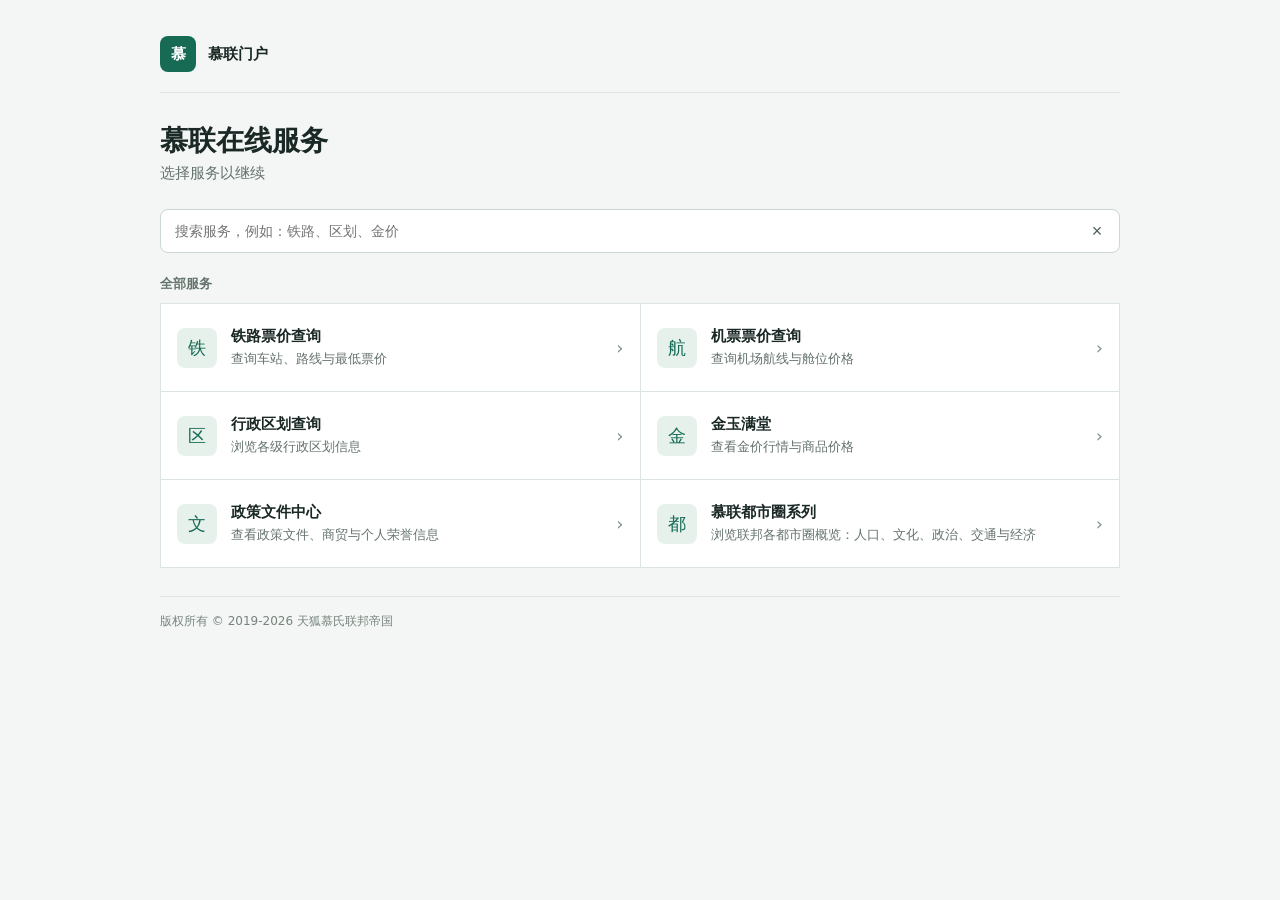
<file: index.html>
<!DOCTYPE html>
<html lang="zh-CN">
<head>
    <meta charset="UTF-8">
    <meta name="viewport" content="width=device-width, initial-scale=1.0">
    <title>慕联门户网站</title>
    <style>
        :root {
            color-scheme: light;
            font-family: system-ui, -apple-system, "Segoe UI", sans-serif;
            color: #1b2926;
            background: #f3f6f4;
        }
        * { box-sizing: border-box; }
        body { margin: 0; min-width: 320px; }
        .shell { width: min(100% - 40px, 960px); margin: 0 auto; padding: 36px 0 52px; }
        .topline { display: flex; align-items: center; justify-content: space-between; gap: 16px; padding-bottom: 20px; border-bottom: 1px solid #dce5e0; }
        .brand { display: flex; align-items: center; gap: 12px; font-size: 15px; font-weight: 650; }
        .brand-mark { display: grid; place-items: center; width: 36px; height: 36px; border-radius: 8px; color: #fff; background: #176b55; font-size: 15px; }
        h1 { margin: 30px 0 6px; font-size: 28px; line-height: 1.25; font-weight: 680; letter-spacing: 0; }
        .intro { margin: 0; color: #65736d; font-size: 15px; }
        .tools { display: flex; align-items: center; gap: 12px; margin: 26px 0 14px; }
        .search { flex: 1; position: relative; }
        .search input { width: 100%; height: 44px; padding: 0 42px 0 14px; border: 1px solid #cbd7d1; border-radius: 8px; outline: none; background: #fff; color: #1b2926; font: inherit; font-size: 14px; }
        .search input:focus { border-color: #176b55; box-shadow: 0 0 0 3px rgb(23 107 85 / 12%); }
        .clear { position: absolute; top: 50%; right: 8px; width: 30px; height: 30px; transform: translateY(-50%); border: 0; border-radius: 6px; color: #52615b; background: transparent; cursor: pointer; font-size: 18px; }
        .clear:hover { background: #edf2ef; }
        .section-label { margin: 22px 0 10px; color: #65736d; font-size: 13px; font-weight: 600; }
        .grid { display: grid; grid-template-columns: repeat(2, minmax(0, 1fr)); border-top: 1px solid #dce5e0; border-left: 1px solid #dce5e0; background: #fff; }
        .entry { display: flex; align-items: center; gap: 14px; min-height: 88px; padding: 16px; border-right: 1px solid #dce5e0; border-bottom: 1px solid #dce5e0; color: inherit; text-decoration: none; transition: background 120ms ease; }
        .entry:hover { background: #f5f8f6; }
        .entry:focus-visible { position: relative; outline: 2px solid #176b55; outline-offset: -2px; }
        .icon { display: grid; flex: 0 0 40px; place-items: center; width: 40px; height: 40px; border-radius: 8px; background: #e7f1ec; color: #176b55; font-size: 18px; }
        .entry-copy { flex: 1; min-width: 0; }
        .entry-title { display: block; font-size: 15px; font-weight: 620; }
        .entry-desc { display: block; margin-top: 4px; color: #65736d; font-size: 13px; line-height: 1.45; }
        .arrow { color: #82918a; font-size: 18px; }
        .empty { display: none; padding: 22px 16px; border: 1px solid #dce5e0; border-top: 0; color: #65736d; background: #fff; font-size: 14px; }
        footer { margin-top: 28px; padding-top: 16px; border-top: 1px solid #dce5e0; color: #77847e; font-size: 12px; }
        @media (max-width: 600px) {
            .shell { width: min(100% - 28px, 960px); padding-top: 20px; }
            h1 { margin-top: 24px; font-size: 24px; }
            .grid { grid-template-columns: 1fr; }
            .entry { min-height: 76px; padding: 12px; }
        }
    </style>
</head>
<body>
    <main class="shell">
        <div class="topline">
            <div class="brand"><span class="brand-mark" aria-hidden="true">慕</span><span>慕联门户</span></div>
        </div>

        <header>
            <h1>慕联在线服务</h1>
            <p class="intro">选择服务以继续</p>
        </header>

        <div class="tools">
            <label class="search">
                <input id="serviceSearch" type="search" placeholder="搜索服务，例如：铁路、区划、金价" autocomplete="off" aria-label="搜索服务">
                <button class="clear" id="clearSearch" type="button" aria-label="清空搜索" title="清空搜索">×</button>
            </label>
        </div>

        <p class="section-label">全部服务</p>
        <nav class="grid" id="serviceGrid" aria-label="门户服务">
            <a class="entry" href="pages/price_railway.html" data-keywords="铁路 火车 车站 票价 路线 慕联铁路">
                <span class="icon" aria-hidden="true">铁</span>
                <span class="entry-copy"><span class="entry-title">铁路票价查询</span><span class="entry-desc">查询车站、路线与最低票价</span></span>
                <span class="arrow" aria-hidden="true">›</span>
            </a>
            <a class="entry" href="pages/price_flight.html" data-keywords="机票 航空 机场 航线 票价">
                <span class="icon" aria-hidden="true">航</span>
                <span class="entry-copy"><span class="entry-title">机票票价查询</span><span class="entry-desc">查询机场航线与舱位价格</span></span>
                <span class="arrow" aria-hidden="true">›</span>
            </a>
            <a class="entry" href="pages/quhua_query.html" data-keywords="区划 行政 地区 府 道 查询 地图">
                <span class="icon" aria-hidden="true">区</span>
                <span class="entry-copy"><span class="entry-title">行政区划查询</span><span class="entry-desc">浏览各级行政区划信息</span></span>
                <span class="arrow" aria-hidden="true">›</span>
            </a>
            <a class="entry" href="pages/gold.html" data-keywords="金价 黄金 金玉满堂 价格 行情 交易">
                <span class="icon" aria-hidden="true">金</span>
                <span class="entry-copy"><span class="entry-title">金玉满堂</span><span class="entry-desc">查看金价行情与商品价格</span></span>
                <span class="arrow" aria-hidden="true">›</span>
            </a>
            <a class="entry" href="pages/tiaoli.html" data-keywords="条例 政策 文件 商贸 经济 荣誉">
                <span class="icon" aria-hidden="true">文</span>
                <span class="entry-copy"><span class="entry-title">政策文件中心</span><span class="entry-desc">查看政策文件、商贸与个人荣誉信息</span></span>
                <span class="arrow" aria-hidden="true">›</span>
            </a>
            <a class="entry" href="pages/cities/index.html" data-keywords="都市圈 京畿 城市 人口 文化 政治 交通 经济 慕联">
                <span class="icon" aria-hidden="true">都</span>
                <span class="entry-copy"><span class="entry-title">慕联都市圈系列</span><span class="entry-desc">浏览联邦各都市圈概览：人口、文化、政治、交通与经济</span></span>
                <span class="arrow" aria-hidden="true">›</span>
            </a>
        </nav>
        <div class="empty" id="emptyState" role="status">没有找到匹配的服务。</div>
        <footer>版权所有 © 2019-2026 天狐慕氏联邦帝国</footer>
    </main>
    <script>
        const search = document.getElementById('serviceSearch');
        const entries = [...document.querySelectorAll('.entry')];
        const empty = document.getElementById('emptyState');
        const clear = document.getElementById('clearSearch');

        function filterEntries() {
            const query = search.value.trim().toLocaleLowerCase();
            let visible = 0;
            entries.forEach(entry => {
                const match = !query || `${entry.dataset.keywords} ${entry.textContent}`.toLocaleLowerCase().includes(query);
                entry.hidden = !match;
                if (match) visible++;
            });
            empty.style.display = visible ? 'none' : 'block';
        }

        search.addEventListener('input', filterEntries);
        clear.addEventListener('click', () => {
            search.value = '';
            filterEntries();
            search.focus();
        });
    </script>
</body>
</html>
</file>
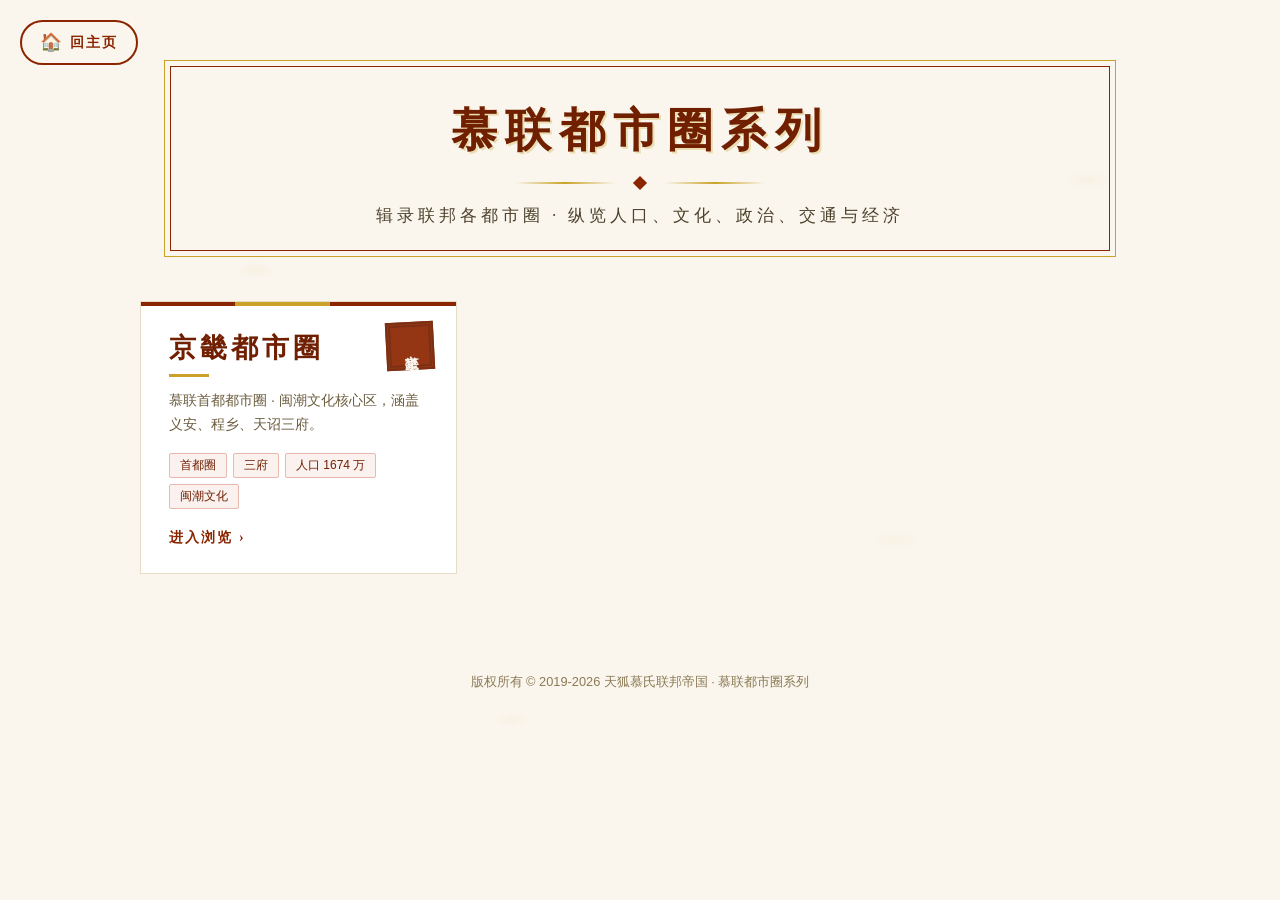
<file: pages/cities/index.html>
<!DOCTYPE html>
<html lang="zh-CN">
<head>
    <meta charset="UTF-8">
    <meta name="viewport" content="width=device-width, initial-scale=1.0">
    <title>慕联都市圈系列 · 慕联</title>
    <link rel="stylesheet" href="../../assets/common.css">
    <style>
        /* ============================================
           慕联都市圈系列 - 导航页
           东方古韵主题（与各都市圈详情页保持一致）
           ============================================ */
        :root {
            --color-primary-50: #FBF2F0;
            --color-primary-100: #F5E0DB;
            --color-primary-200: #E8B8AE;
            --color-primary-300: #D68A7A;
            --color-primary-600: #8B2500;
            --color-primary-700: #701F00;
            --color-neutral-50: #FAF6EE;
            --color-neutral-200: #E6DCC6;
            --color-neutral-500: #8B7A54;
            --color-neutral-600: #6B5C3E;
            --color-neutral-700: #4D412C;
            --color-neutral-900: #1F1A12;
            --color-gold-500: #C9A227;

            --font-display: "Noto Serif SC", "Songti SC", "STSong", "SimSun", serif;
            --font-body: "Noto Sans SC", "PingFang SC", "Microsoft YaHei", sans-serif;

            /* 公共组件主题变量（见 assets/common.css） */
            --btn-home-color: #8B2500;
            --btn-home-bg: rgba(250, 246, 238, 0.92);
            --btn-home-border-color: #8B2500;
            --btn-home-margin-top: 0;
            --btn-home-gap: 0.4rem;
            --btn-home-padding: 10px 18px;
            --btn-home-font-size: 14px;
            --btn-home-letter-spacing: 2px;
            --btn-home-backdrop: blur(8px);
            --btn-home-hover-color: #FFFFFF;
            --btn-home-hover-bg: #8B2500;
            --btn-home-hover-border-color: #8B2500;
            --btn-home-hover-shadow: 0 6px 16px rgba(139, 37, 0, 0.28);
            --btn-home-hover-transform: translateY(-2px);
        }

        body {
            margin: 0;
            min-height: 100vh;
            font-family: var(--font-body);
            color: var(--color-neutral-900);
            background-color: var(--color-neutral-50);
            background-image:
                radial-gradient(ellipse 30px 12px at 20% 30%, rgba(201, 162, 39, 0.06) 0%, transparent 70%),
                radial-gradient(ellipse 40px 15px at 70% 60%, rgba(201, 162, 39, 0.05) 0%, transparent 70%),
                radial-gradient(ellipse 25px 10px at 40% 80%, rgba(201, 162, 39, 0.06) 0%, transparent 70%),
                radial-gradient(ellipse 35px 14px at 85% 20%, rgba(201, 162, 39, 0.05) 0%, transparent 70%);
            -webkit-font-smoothing: antialiased;
        }

        /* 回主页按钮固定定位 */
        .btn-home-floating { position: fixed; top: 20px; left: 20px; z-index: 50; }

        .series-shell {
            width: min(100% - 40px, 1000px);
            margin: 0 auto;
            padding: 60px 0 80px;
        }

        /* ========== 标题区 ========== */
        .series-header {
            position: relative;
            text-align: center;
            padding: 40px 20px 30px;
        }
        .series-header::before {
            content: '';
            position: absolute;
            top: 0;
            left: 24px;
            right: 24px;
            bottom: 0;
            border: 1px solid var(--color-gold-500);
            pointer-events: none;
        }
        .series-header::after {
            content: '';
            position: absolute;
            top: 6px;
            left: 30px;
            right: 30px;
            bottom: 6px;
            border: 1px solid var(--color-primary-600);
            pointer-events: none;
        }
        .series-title {
            position: relative;
            z-index: 1;
            font-family: var(--font-display);
            font-size: 46px;
            font-weight: 900;
            color: var(--color-primary-700);
            letter-spacing: 8px;
            margin: 0 0 14px;
            text-shadow: 2px 2px 0 rgba(201, 162, 39, 0.3);
        }
        .title-decoration {
            position: relative;
            z-index: 1;
            display: flex;
            align-items: center;
            justify-content: center;
            gap: 20px;
            margin: 16px 0;
        }
        .title-line {
            width: 100px;
            height: 2px;
            background: linear-gradient(90deg, transparent, var(--color-gold-500), transparent);
        }
        .title-diamond {
            width: 10px;
            height: 10px;
            background: var(--color-primary-600);
            transform: rotate(45deg);
        }
        .series-subtitle {
            position: relative;
            z-index: 1;
            font-family: var(--font-display);
            font-size: 17px;
            letter-spacing: 4px;
            color: var(--color-neutral-700);
            margin: 0;
        }

        /* ========== 都市圈卡片网格 ========== */
        .series-grid {
            display: grid;
            grid-template-columns: repeat(auto-fill, minmax(300px, 1fr));
            gap: 24px;
            margin-top: 44px;
        }
        .circle-card {
            position: relative;
            display: block;
            padding: 28px 28px 26px;
            background: #FFFFFF;
            border: 1px solid var(--color-neutral-200);
            color: inherit;
            text-decoration: none;
            overflow: hidden;
            transition: transform 0.25s ease, box-shadow 0.25s ease, border-color 0.25s ease;
        }
        .circle-card::before {
            content: '';
            position: absolute;
            top: 0;
            left: 0;
            right: 0;
            height: 4px;
            background: linear-gradient(90deg,
                var(--color-primary-600) 0%,
                var(--color-primary-600) 30%,
                var(--color-gold-500) 30%,
                var(--color-gold-500) 60%,
                var(--color-primary-600) 60%,
                var(--color-primary-600) 100%);
        }
        .circle-card:hover {
            transform: translateY(-4px);
            border-color: var(--color-primary-300);
            box-shadow: 0 12px 28px rgba(139, 37, 0, 0.14);
        }
        .circle-card:focus-visible {
            outline: 2px solid var(--color-primary-600);
            outline-offset: 2px;
        }

        .circle-seal {
            position: absolute;
            top: 20px;
            right: 22px;
            display: inline-flex;
            align-items: center;
            justify-content: center;
            width: 48px;
            height: 48px;
            background: var(--color-primary-600);
            color: var(--color-neutral-50);
            font-family: var(--font-display);
            font-size: 14px;
            font-weight: 700;
            line-height: 1.15;
            text-align: center;
            writing-mode: vertical-rl;
            letter-spacing: 2px;
            border: 2px solid var(--color-primary-700);
            box-shadow: inset 0 0 0 1px var(--color-primary-600), inset 0 0 0 3px var(--color-primary-700);
            transform: rotate(-3deg);
            opacity: 0.92;
        }

        .circle-name {
            font-family: var(--font-display);
            font-size: 27px;
            font-weight: 700;
            letter-spacing: 4px;
            color: var(--color-primary-700);
            margin: 0 0 4px;
        }
        .circle-name::after {
            content: '';
            display: block;
            width: 40px;
            height: 3px;
            background: var(--color-gold-500);
            margin-top: 8px;
        }
        .circle-tagline {
            margin: 12px 0 16px;
            font-size: 14px;
            line-height: 1.7;
            color: var(--color-neutral-600);
        }
        .circle-tags {
            display: flex;
            flex-wrap: wrap;
            gap: 6px;
        }
        .circle-tag {
            display: inline-block;
            padding: 3px 10px;
            font-size: 12px;
            color: var(--color-primary-700);
            background: var(--color-primary-50);
            border: 1px solid var(--color-primary-200);
            border-radius: 2px;
        }
        .circle-enter {
            display: inline-flex;
            align-items: center;
            gap: 6px;
            margin-top: 20px;
            font-family: var(--font-display);
            font-size: 14px;
            font-weight: 600;
            letter-spacing: 2px;
            color: var(--color-primary-600);
        }
        .circle-card:hover .circle-enter { color: var(--color-primary-700); }
        .circle-enter .arrow { transition: transform 0.25s ease; }
        .circle-card:hover .circle-enter .arrow { transform: translateX(4px); }

        /* 底部版权栏在本页回归文档流 */
        .site-footer {
            position: static;
            padding: 20px 10px 30px;
            color: var(--color-neutral-500);
            background: transparent;
        }

        @media (max-width: 600px) {
            .series-shell { width: min(100% - 28px, 1000px); padding-top: 40px; }
            .series-title { font-size: 34px; letter-spacing: 4px; }
            .series-header::before { left: 8px; right: 8px; }
            .series-header::after { left: 14px; right: 14px; }
            .circle-card { padding: 22px; }
        }
    </style>
</head>
<body>
    <a href="../../index.html" class="btn-home btn-home-floating">
        <span class="home-icon">🏠</span>
        <span>回主页</span>
    </a>

    <main class="series-shell">
        <header class="series-header">
            <h1 class="series-title">慕联都市圈系列</h1>
            <div class="title-decoration">
                <div class="title-line"></div>
                <div class="title-diamond"></div>
                <div class="title-line"></div>
            </div>
            <p class="series-subtitle">辑录联邦各都市圈 · 纵览人口、文化、政治、交通与经济</p>
        </header>

        <nav class="series-grid" aria-label="都市圈列表">
            <a class="circle-card" href="jingji.html">
                <span class="circle-seal" aria-hidden="true">京畿</span>
                <h2 class="circle-name">京畿都市圈</h2>
                <p class="circle-tagline">慕联首都都市圈 · 闽潮文化核心区，涵盖义安、程乡、天诏三府。</p>
                <div class="circle-tags">
                    <span class="circle-tag">首都圈</span>
                    <span class="circle-tag">三府</span>
                    <span class="circle-tag">人口 1674 万</span>
                    <span class="circle-tag">闽潮文化</span>
                </div>
                <span class="circle-enter">进入浏览 <span class="arrow" aria-hidden="true">›</span></span>
            </a>
        </nav>
    </main>

    <footer class="site-footer">版权所有 © 2019-2026 天狐慕氏联邦帝国 · 慕联都市圈系列</footer>
</body>
</html>
</file>
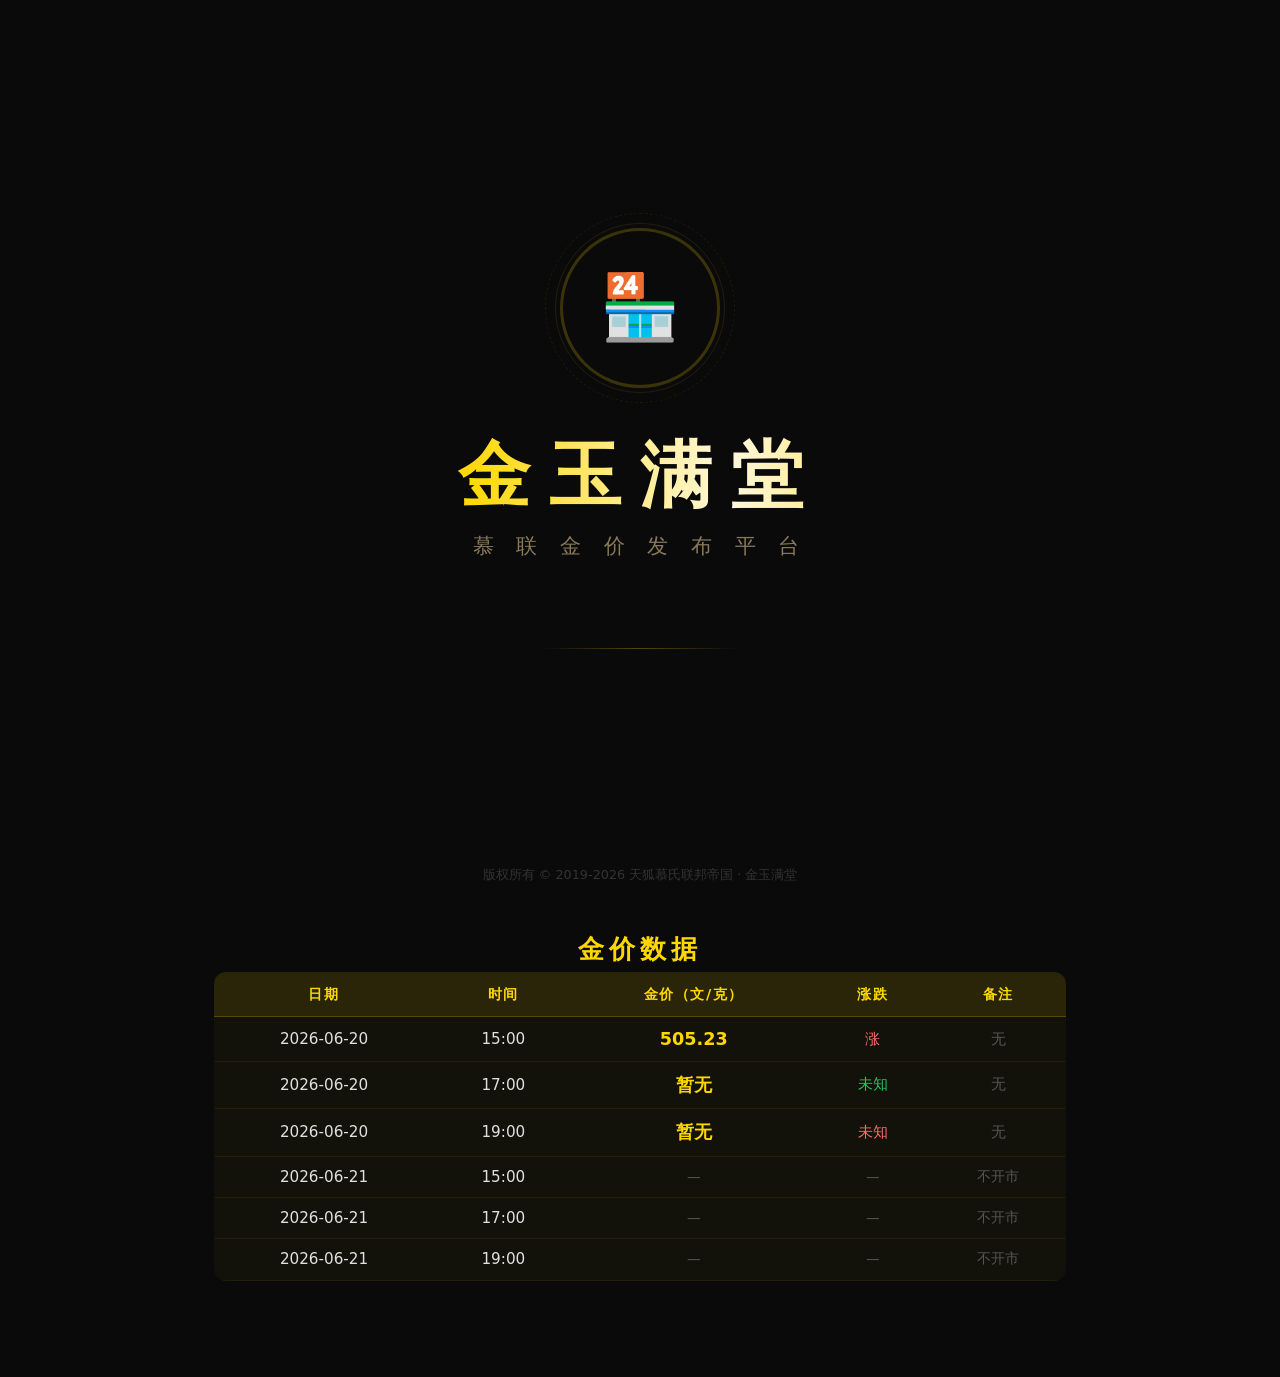
<file: jinyumantang.html>
<!DOCTYPE html>
<html lang="zh-CN">
<head>
    <meta charset="UTF-8">
    <meta name="viewport" content="width=device-width, initial-scale=1.0">
    <title>金玉满堂 · 慕联金价发布</title>
    <style>
        * { margin: 0; padding: 0; box-sizing: border-box; }
        body {
            font-family: 'Microsoft YaHei', system-ui, sans-serif;
            background: #0a0a0a;
            color: #e0e0e0;
            min-height: 100vh;
            overflow-x: hidden;
            overflow-y: auto;
        }

        .bg-particles {
            position: fixed;
            top: 0; left: 0; right: 0; bottom: 0;
            z-index: 0;
            overflow: hidden;
        }
        .particle {
            position: absolute;
            width: 3px;
            height: 3px;
            background: #ffd700;
            border-radius: 50%;
            opacity: 0;
            animation: floatUp linear infinite;
        }
        @keyframes floatUp {
            0% { opacity: 0; transform: translateY(100vh) scale(0); }
            10% { opacity: 1; }
            90% { opacity: 0.6; }
            100% { opacity: 0; transform: translateY(-10vh) scale(1); }
        }

        .main-view {
            position: relative;
            z-index: 1;
            display: flex;
            flex-direction: column;
            align-items: center;
            justify-content: center;
            min-height: 100vh;
            padding: 2rem;
            width: 100%;
        }

        .logo-ring {
            width: 160px;
            height: 160px;
            border-radius: 50%;
            border: 3px solid rgba(255, 215, 0, 0.2);
            display: flex;
            align-items: center;
            justify-content: center;
            margin-bottom: 2.5rem;
            position: relative;
            animation: ringPulse 3s ease-in-out infinite;
        }
        .logo-ring::before {
            content: '';
            position: absolute;
            inset: -8px;
            border-radius: 50%;
            border: 1px solid rgba(255, 215, 0, 0.1);
            animation: ringSpin 12s linear infinite;
        }
        .logo-ring::after {
            content: '';
            position: absolute;
            inset: -18px;
            border-radius: 50%;
            border: 1px dashed rgba(255, 215, 0, 0.08);
            animation: ringSpin 20s linear infinite reverse;
        }
        .logo-ring .icon {
            font-size: 4rem;
            animation: iconGlow 2s ease-in-out infinite alternate;
        }
        @keyframes ringPulse {
            0%, 100% { border-color: rgba(255, 215, 0, 0.2); box-shadow: 0 0 30px rgba(255, 215, 0, 0.05); }
            50% { border-color: rgba(255, 215, 0, 0.4); box-shadow: 0 0 60px rgba(255, 215, 0, 0.1); }
        }
        @keyframes ringSpin { 100% { transform: rotate(360deg); } }
        @keyframes iconGlow {
            0% { filter: brightness(1) drop-shadow(0 0 10px rgba(255,215,0,0.3)); }
            100% { filter: brightness(1.2) drop-shadow(0 0 25px rgba(255,215,0,0.6)); }
        }

        .title-main {
            font-size: 4.5rem;
            font-weight: 800;
            letter-spacing: 1.2rem;
            margin-bottom: 0.5rem;
            background: linear-gradient(90deg, #ffd700, #fff8dc, #ffd700, #ffaa00, #ffd700);
            background-size: 300% 100%;
            -webkit-background-clip: text;
            -webkit-text-fill-color: transparent;
            background-clip: text;
            animation: goldShimmer 4s linear infinite;
        }
        @keyframes goldShimmer {
            0% { background-position: 0% 50%; }
            100% { background-position: 300% 50%; }
        }

        .subtitle {
            font-size: 1.3rem;
            color: #8a7a5a;
            letter-spacing: 0.5rem;
            margin-bottom: 3rem;
        }

        .coming-soon {
            font-size: 2.2rem;
            font-weight: 700;
            color: #ffd700;
            letter-spacing: 1rem;
            position: relative;
            padding: 1rem 3rem;
        }
        .coming-soon::before,
        .coming-soon::after {
            content: '';
            position: absolute;
            width: 60px;
            height: 2px;
            background: linear-gradient(90deg, transparent, #ffd700, transparent);
            top: 50%;
        }
        .coming-soon::before { left: -20px; }
        .coming-soon::after { right: -20px; }
        .coming-soon .char {
            display: inline-block;
            animation: charBounce 2s ease-in-out infinite;
        }
        @keyframes charBounce {
            0%, 100% { transform: translateY(0); opacity: 0.7; }
            50% { transform: translateY(-8px); opacity: 1; }
        }

        .schedule {
            margin-top: 3rem;
            text-align: center;
        }
        .schedule-title {
            font-size: 1rem;
            color: #6a5a3a;
            letter-spacing: 0.3rem;
            margin-bottom: 1.2rem;
        }
        .schedule-grid {
            display: flex;
            gap: 1rem;
            flex-wrap: wrap;
            justify-content: center;
        }
        .schedule-item {
            background: rgba(255, 215, 0, 0.04);
            border: 1px solid rgba(255, 215, 0, 0.12);
            border-radius: 14px;
            padding: 1rem 1.5rem;
            min-width: 120px;
            transition: border-color 0.3s;
        }
        .schedule-item:hover {
            border-color: rgba(255, 215, 0, 0.35);
        }
        .schedule-item .day {
            font-size: 0.85rem;
            color: #8a7a5a;
            letter-spacing: 0.2rem;
        }
        .schedule-item .time {
            font-size: 1.5rem;
            font-weight: 700;
            color: #ffd700;
            margin-top: 0.3rem;
        }

        .divider {
            width: 200px;
            height: 1px;
            background: linear-gradient(90deg, transparent, rgba(255,215,0,0.3), transparent);
            margin: 2.5rem 0 1.5rem;
        }

        .hint {
            font-size: 0.9rem;
            color: #4a4a4a;
            letter-spacing: 0.2rem;
        }

        footer {
            position: fixed;
            bottom: 0;
            left: 0;
            right: 0;
            text-align: center;
            padding: 1rem;
            color: #333;
            font-size: 0.8rem;
            z-index: 1;
        }

        @media (max-width: 680px) {
            body { overflow-y: auto; }
            .main-view {
                min-height: auto;
                padding: 2rem 1rem 4rem;
                justify-content: flex-start;
                padding-top: 3rem;
            }
            .title-main {
                font-size: 2.2rem;
                letter-spacing: 0.4rem;
            }
            .subtitle {
                font-size: 0.95rem;
                letter-spacing: 0.2rem;
                margin-bottom: 2rem;
            }
            .logo-ring {
                width: 100px;
                height: 100px;
                margin-bottom: 1.5rem;
            }
            .logo-ring .icon { font-size: 2.5rem; }
            .coming-soon {
                font-size: 1.6rem;
                letter-spacing: 0.4rem;
                padding: 0.8rem 1.5rem;
            }
            .coming-soon::before, .coming-soon::after { display: none; }
            .schedule { margin-top: 2rem; }
            .schedule-grid {
                display: grid;
                grid-template-columns: repeat(3, 1fr);
                gap: 0.5rem;
            }
            .schedule-item {
                padding: 0.6rem 0.4rem;
                min-width: 0;
            }
            .schedule-item .time { font-size: 1.2rem; }
            .divider { width: 120px; margin: 1.5rem 0 1rem; }
        }

        @media (max-width: 380px) {
            .title-main { font-size: 1.8rem; letter-spacing: 0.2rem; }
            .subtitle { font-size: 0.85rem; letter-spacing: 0.1rem; }
            .coming-soon { font-size: 1.3rem; letter-spacing: 0.2rem; }
            .schedule-grid { grid-template-columns: repeat(3, 1fr); gap: 0.4rem; }
            .schedule-item .time { font-size: 1rem; }
            .schedule-item .day { font-size: 0.75rem; }
        }

        /* ===== 金价数据区 ===== */
        .price-data-hidden {
            display: block;
            max-width: 900px;
            margin: 0 auto;
            padding: 2rem 1.5rem 6rem;
        }
        .price-data-hidden h2 {
            font-size: 1.6rem;
            color: #ffd700;
            text-align: center;
            margin-bottom: 0.3rem;
            letter-spacing: 0.3rem;
        }
        .price-data-hidden > p {
            text-align: center;
            color: #6a5a3a;
            font-size: 0.9rem;
            margin-bottom: 1.5rem;
        }
        .price-table {
            width: 100%;
            border-collapse: collapse;
            background: rgba(255, 215, 0, 0.03);
            border-radius: 12px;
            overflow: hidden;
        }
        .price-table th {
            background: rgba(255, 215, 0, 0.1);
            color: #ffd700;
            padding: 0.8rem 1rem;
            text-align: center;
            font-size: 0.9rem;
            letter-spacing: 0.1rem;
            border-bottom: 1px solid rgba(255, 215, 0, 0.2);
        }
        .price-table td {
            padding: 0.7rem 1rem;
            text-align: center;
            border-bottom: 1px solid rgba(255, 215, 0, 0.06);
            font-size: 0.95rem;
        }
        .price-table tr:hover { background: rgba(255, 215, 0, 0.04); }
        .price-table .price-val { color: #ffd700; font-weight: 700; font-size: 1.1rem; }
        .price-table .tag-up { color: #ff6b6b; }
        .price-table .tag-pending { color: #555; font-size: 0.85rem; }
        .price-table .note-none { color: #555; }
        @media (max-width: 680px) {
            .price-data-hidden { padding: 1.5rem 0.5rem 5rem; }
            .price-table th, .price-table td { padding: 0.5rem 0.4rem; font-size: 0.8rem; }
            .price-table .price-val { font-size: 0.95rem; }
        }
    </style>
</head>
<body>

<div class="bg-particles" id="particles"></div>

<div class="main-view">
    <div class="logo-ring">
        <span class="icon">🏪</span>
    </div>

    <div class="title-main">金玉满堂</div>
    <div class="subtitle">慕 联 金 价 发 布 平 台</div>

    <div class="divider"></div>


</div>

<div class="price-data-hidden" id="priceData">
    <h2>金价数据</h2>

    <table class="price-table">
        <thead>
            <tr>
                <th>日期</th>
                <th>时间</th>
                <th>金价（文/克）</th>
                <th>涨跌</th>
                <th>备注</th>
            </tr>
        </thead>
        <tbody>
            <tr>
                <td>2026-06-20</td>
                <td>15:00</td>
                <td class="price-val">505.23</td>
                <td class="tag-up">涨</td>
                <td class="note-none">无</td>
            </tr>
            <tr>
                <td>2026-06-20</td>
                <td>17:00</td>
                <td class="price-val">暂无</td>
                <td style="color:#22c55e;">未知</td>
                <td class="note-none">无</td>
            </tr>
            <tr>
                <td>2026-06-20</td>
                <td>19:00</td>
                <td class="price-val">暂无</td>
                <td class="tag-up">未知</td>
                <td class="note-none">无</td>
            </tr>
            <tr>
                <td>2026-06-21</td>
                <td>15:00</td>
                <td class="tag-pending">—</td>
                <td class="tag-pending">—</td>
                <td class="tag-pending">不开市</td>
            </tr>
            <tr>
                <td>2026-06-21</td>
                <td>17:00</td>
                <td class="tag-pending">—</td>
                <td class="tag-pending">—</td>
                <td class="tag-pending">不开市</td>
            </tr>
            <tr>
                <td>2026-06-21</td>
                <td>19:00</td>
                <td class="tag-pending">—</td>
                <td class="tag-pending">—</td>
                <td class="tag-pending">不开市</td>
            </tr>
        </tbody>
    </table>
</div>

<footer>版权所有 © 2019-2026 天狐慕氏联邦帝国 · 金玉满堂</footer>

<script>
    (function() {
        const container = document.getElementById('particles');
        const count = 40;
        for (let i = 0; i < count; i++) {
            const p = document.createElement('div');
            p.className = 'particle';
            p.style.left = Math.random() * 100 + '%';
            p.style.animationDuration = (5 + Math.random() * 10) + 's';
            p.style.animationDelay = (Math.random() * 8) + 's';
            p.style.width = p.style.height = (2 + Math.random() * 3) + 'px';
            container.appendChild(p);
        }
    })();
</script>
</body>
</html>
</file>
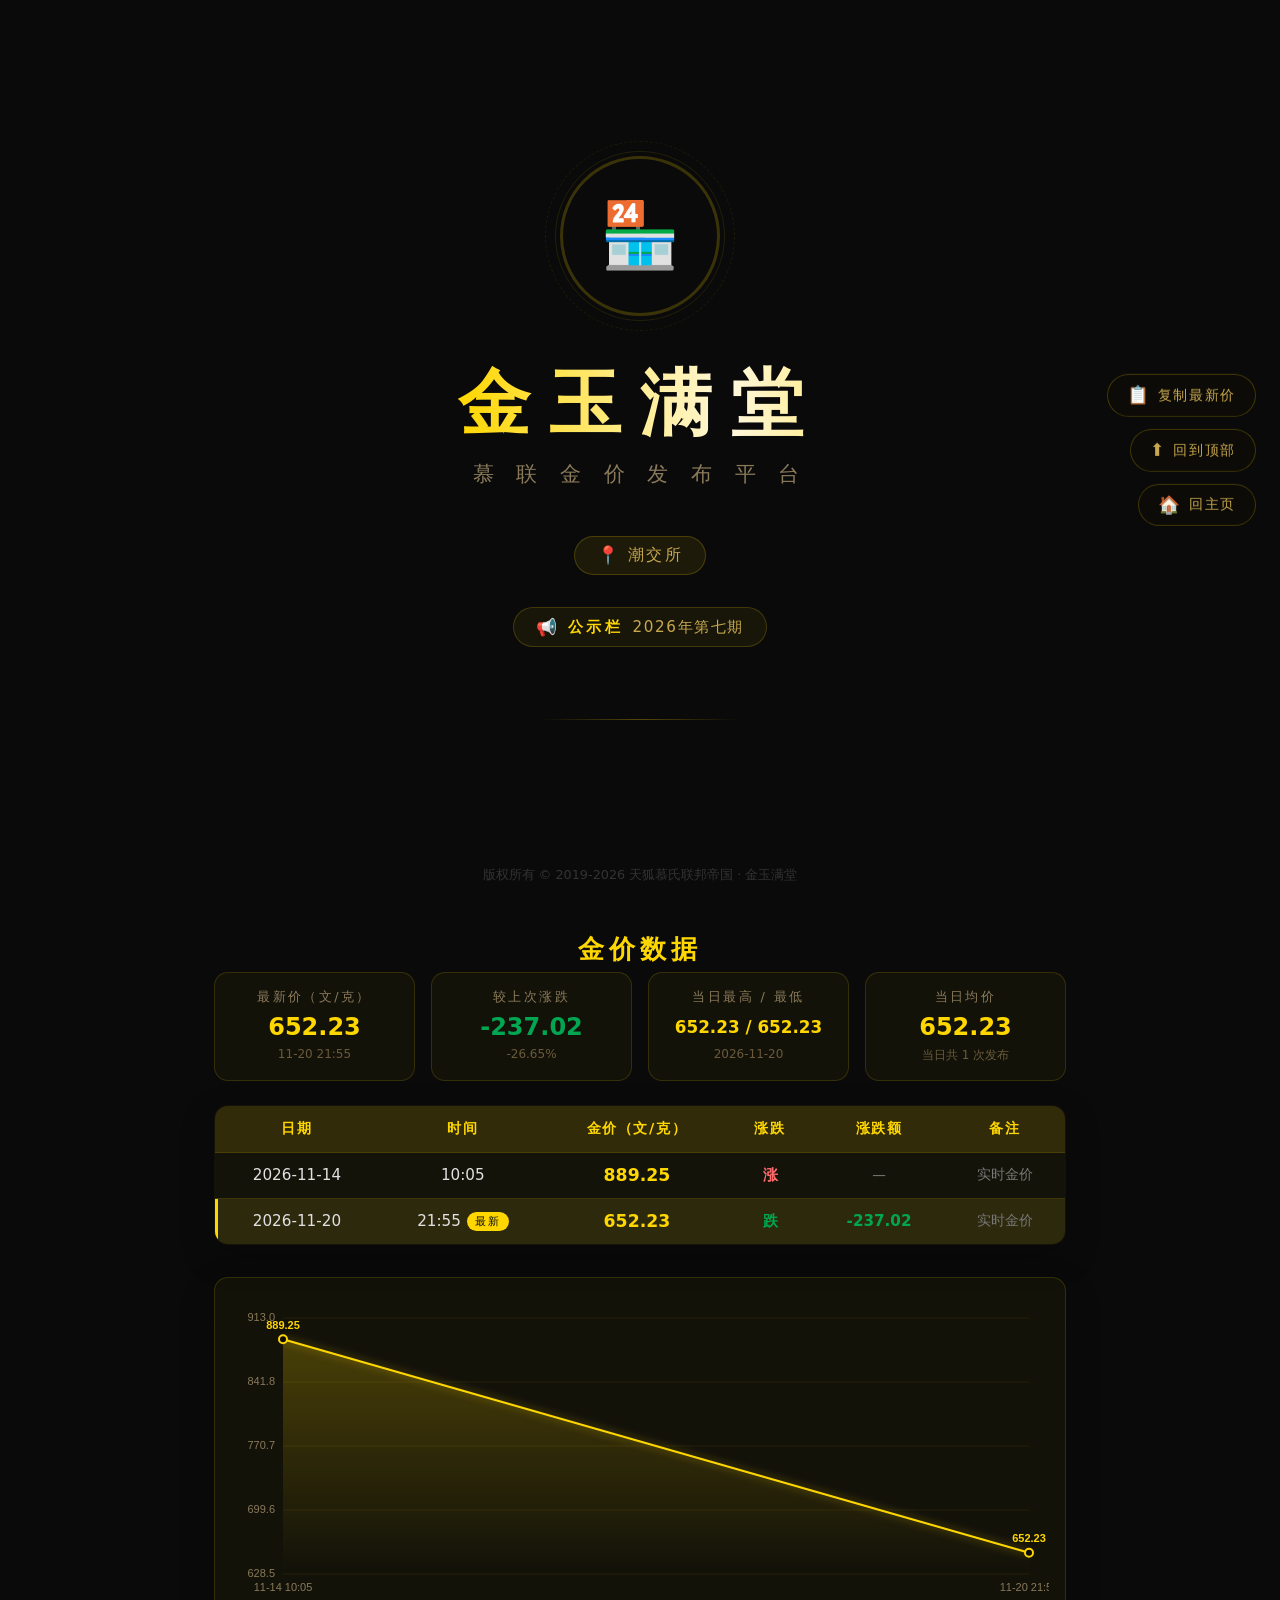
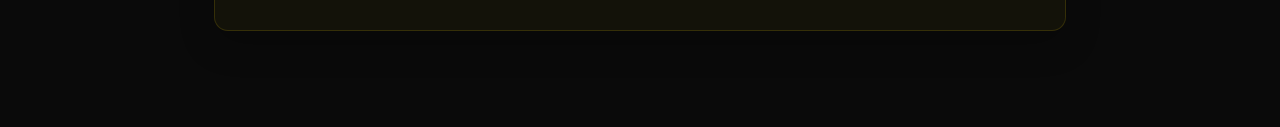
<file: pages/gold.html>
<!DOCTYPE html>
<html lang="zh-CN">
<head>
    <meta charset="UTF-8">
    <meta name="viewport" content="width=device-width, initial-scale=1.0">
    <title>金玉满堂 · 慕联金价发布</title>
    <link rel="stylesheet" href="../assets/common.css">
    <style>
        /* 公共组件主题变量（见 assets/common.css） */
        :root {
            --btn-home-color: #c8a84e;
            --btn-home-bg: rgba(15, 12, 8, 0.86);
            --btn-home-border-width: 1px;
            --btn-home-border-color: rgba(255, 215, 0, 0.22);
            --btn-home-gap: 0.45rem;
            --btn-home-margin-top: 0;
            --btn-home-padding: 0.65rem 1.2rem;
            --btn-home-min-width: 118px;
            --btn-home-font-size: 0.9rem;
            --btn-home-font-weight: 400;
            --btn-home-letter-spacing: 0.1rem;
            --btn-home-backdrop: blur(10px);
            --btn-home-hover-color: #ffd700;
            --btn-home-hover-bg: rgba(255, 215, 0, 0.12);
            --btn-home-hover-border-color: rgba(255, 215, 0, 0.4);
            --btn-home-hover-shadow: 0 0 20px rgba(255, 215, 0, 0.08);
            --btn-home-hover-transform: none;
            --btn-home-active-transform: scale(0.97);
            --site-footer-padding: 1rem;
        }
        body {
            font-family: 'Microsoft YaHei', system-ui, sans-serif;
            background: #0a0a0a;
            color: #e0e0e0;
            min-height: 100vh;
            overflow-x: hidden;
            overflow-y: auto;
        }

        .bg-particles {
            position: fixed;
            top: 0; left: 0; right: 0; bottom: 0;
            z-index: 0;
            overflow: hidden;
        }
        .particle {
            position: absolute;
            width: 3px;
            height: 3px;
            background: #ffd700;
            border-radius: 50%;
            opacity: 0;
            animation: floatUp linear infinite;
        }
        @keyframes floatUp {
            0% { opacity: 0; transform: translateY(100vh) scale(0); }
            10% { opacity: 1; }
            90% { opacity: 0.6; }
            100% { opacity: 0; transform: translateY(-10vh) scale(1); }
        }

        .main-view {
            position: relative;
            z-index: 1;
            display: flex;
            flex-direction: column;
            align-items: center;
            justify-content: center;
            min-height: 100vh;
            padding: 2rem;
            width: 100%;
        }

        .logo-ring {
            width: 160px;
            height: 160px;
            border-radius: 50%;
            border: 3px solid rgba(255, 215, 0, 0.2);
            display: flex;
            align-items: center;
            justify-content: center;
            margin-bottom: 2.5rem;
            position: relative;
            animation: ringPulse 3s ease-in-out infinite;
        }
        .logo-ring::before {
            content: '';
            position: absolute;
            inset: -8px;
            border-radius: 50%;
            border: 1px solid rgba(255, 215, 0, 0.1);
            animation: ringSpin 12s linear infinite;
        }
        .logo-ring::after {
            content: '';
            position: absolute;
            inset: -18px;
            border-radius: 50%;
            border: 1px dashed rgba(255, 215, 0, 0.08);
            animation: ringSpin 20s linear infinite reverse;
        }
        .logo-ring .icon {
            font-size: 4rem;
            animation: iconGlow 2s ease-in-out infinite alternate;
        }
        @keyframes ringPulse {
            0%, 100% { border-color: rgba(255, 215, 0, 0.2); box-shadow: 0 0 30px rgba(255, 215, 0, 0.05); }
            50% { border-color: rgba(255, 215, 0, 0.4); box-shadow: 0 0 60px rgba(255, 215, 0, 0.1); }
        }
        @keyframes ringSpin { 100% { transform: rotate(360deg); } }
        @keyframes iconGlow {
            0% { filter: brightness(1) drop-shadow(0 0 10px rgba(255,215,0,0.3)); }
            100% { filter: brightness(1.2) drop-shadow(0 0 25px rgba(255,215,0,0.6)); }
        }

        .title-main {
            font-size: 4.5rem;
            font-weight: 800;
            letter-spacing: 1.2rem;
            margin-bottom: 0.5rem;
            background: linear-gradient(90deg, #ffd700, #fff8dc, #ffd700, #ffaa00, #ffd700);
            background-size: 300% 100%;
            -webkit-background-clip: text;
            -webkit-text-fill-color: transparent;
            background-clip: text;
            animation: goldShimmer 4s linear infinite;
        }
        @keyframes goldShimmer {
            0% { background-position: 0% 50%; }
            100% { background-position: 300% 50%; }
        }

        .subtitle {
            font-size: 1.3rem;
            color: #8a7a5a;
            letter-spacing: 0.5rem;
            margin-bottom: 3rem;
        }

        .coming-soon {
            font-size: 2.2rem;
            font-weight: 700;
            color: #ffd700;
            letter-spacing: 1rem;
            position: relative;
            padding: 1rem 3rem;
        }
        .coming-soon::before,
        .coming-soon::after {
            content: '';
            position: absolute;
            width: 60px;
            height: 2px;
            background: linear-gradient(90deg, transparent, #ffd700, transparent);
            top: 50%;
        }
        .coming-soon::before { left: -20px; }
        .coming-soon::after { right: -20px; }
        .coming-soon .char {
            display: inline-block;
            animation: charBounce 2s ease-in-out infinite;
        }
        @keyframes charBounce {
            0%, 100% { transform: translateY(0); opacity: 0.7; }
            50% { transform: translateY(-8px); opacity: 1; }
        }

        .schedule {
            margin-top: 3rem;
            text-align: center;
        }
        .schedule-title {
            font-size: 1rem;
            color: #6a5a3a;
            letter-spacing: 0.3rem;
            margin-bottom: 1.2rem;
        }
        .schedule-grid {
            display: flex;
            gap: 1rem;
            flex-wrap: wrap;
            justify-content: center;
        }
        .schedule-item {
            background: rgba(255, 215, 0, 0.04);
            border: 1px solid rgba(255, 215, 0, 0.12);
            border-radius: 14px;
            padding: 1rem 1.5rem;
            min-width: 120px;
            transition: border-color 0.3s;
        }
        .schedule-item:hover {
            border-color: rgba(255, 215, 0, 0.35);
        }
        .schedule-item .day {
            font-size: 0.85rem;
            color: #8a7a5a;
            letter-spacing: 0.2rem;
        }
        .schedule-item .time {
            font-size: 1.5rem;
            font-weight: 700;
            color: #ffd700;
            margin-top: 0.3rem;
        }

        .divider {
            width: 200px;
            height: 1px;
            background: linear-gradient(90deg, transparent, rgba(255,215,0,0.3), transparent);
            margin: 2.5rem 0 1.5rem;
        }

        .hint {
            font-size: 0.9rem;
            color: #4a4a4a;
            letter-spacing: 0.2rem;
        }

        /* ===== 地点标签 ===== */
        .location-group {
            display: flex;
            gap: 0.8rem;
            flex-wrap: wrap;
            justify-content: center;
            margin-bottom: 2rem;
        }
        .location-tag {
            display: inline-flex;
            align-items: center;
            gap: 0.4rem;
            background: rgba(255, 215, 0, 0.08);
            border: 1px solid rgba(255, 215, 0, 0.2);
            border-radius: 30px;
            padding: 0.5rem 1.4rem;
            font-size: 1rem;
            color: #c8a84e;
            letter-spacing: 0.15rem;
        }
        .location-tag .loc-icon {
            font-size: 1.1rem;
        }

        /* ===== 公示栏 ===== */
        .notice-bar {
            display: inline-flex;
            align-items: center;
            gap: 0.6rem;
            margin-bottom: 2rem;
            padding: 0.55rem 1.4rem;
            background: rgba(255, 215, 0, 0.06);
            border: 1px solid rgba(255, 215, 0, 0.18);
            border-radius: 30px;
            font-size: 0.95rem;
            letter-spacing: 0.1rem;
            color: #e0e0e0;
        }
        .notice-bar .notice-icon { font-size: 1.05rem; }
        .notice-bar .notice-label {
            font-family: "Microsoft YaHei", sans-serif;
            font-weight: 700;
            color: #ffd700;
            letter-spacing: 0.2rem;
        }
        .notice-bar .notice-text {
            color: #c8a84e;
        }
        @media (max-width: 680px) {
            .notice-bar { font-size: 0.85rem; padding: 0.45rem 1rem; }
        }

        /* ===== 按钮组 ===== */
        .btn-group {
            position: fixed;
            right: 1.5rem;
            top: 50%;
            transform: translateY(-50%);
            z-index: 10;
            display: flex;
            flex-direction: column;
            gap: 0.75rem;
            align-items: flex-end;
        }

        /* ===== 移动端浮动菜单 ===== */
        .fab-wrap {
            display: none;
            position: fixed;
            right: 1rem;
            bottom: 1rem;
            z-index: 20;
            flex-direction: column-reverse;
            align-items: flex-end;
            gap: 0.6rem;
        }
        .fab-trigger {
            width: 50px;
            height: 50px;
            border-radius: 50%;
            border: 1px solid rgba(255, 215, 0, 0.35);
            background: rgba(15, 12, 8, 0.92);
            color: #ffd700;
            font-size: 1.5rem;
            display: flex;
            align-items: center;
            justify-content: center;
            cursor: pointer;
            backdrop-filter: blur(10px);
            box-shadow: 0 4px 20px rgba(0,0,0,0.4);
            transition: transform 0.3s, background 0.3s;
        }
        .fab-wrap.open .fab-trigger {
            transform: rotate(45deg);
            background: rgba(255, 215, 0, 0.15);
        }
        .fab-menu {
            display: none;
            flex-direction: column;
            gap: 0.5rem;
            align-items: flex-end;
        }
        .fab-wrap.open .fab-menu {
            display: flex;
            animation: fabIn 0.25s ease;
        }
        @keyframes fabIn {
            from { opacity: 0; transform: translateY(10px); }
            to { opacity: 1; transform: translateY(0); }
        }
        .fab-menu .btn-home {
            min-width: auto;
            font-size: 0.82rem;
            padding: 0.5rem 1rem;
            box-shadow: 0 4px 16px rgba(0,0,0,0.35);
        }

        @media (max-width: 680px) {
            body { overflow-y: auto; }
            .main-view {
                min-height: auto;
                padding: 2rem 1rem 4rem;
                justify-content: flex-start;
                padding-top: 3rem;
            }
            .title-main {
                font-size: 2.2rem;
                letter-spacing: 0.4rem;
            }
            .subtitle {
                font-size: 0.95rem;
                letter-spacing: 0.2rem;
                margin-bottom: 2rem;
            }
            .logo-ring {
                width: 100px;
                height: 100px;
                margin-bottom: 1.5rem;
            }
            .logo-ring .icon { font-size: 2.5rem; }
            .coming-soon {
                font-size: 1.6rem;
                letter-spacing: 0.4rem;
                padding: 0.8rem 1.5rem;
            }
            .coming-soon::before, .coming-soon::after { display: none; }
            .location-tag { font-size: 0.85rem; padding: 0.4rem 1rem; }
            .btn-group { display: none; }
            .fab-wrap { display: flex; }
            .schedule { margin-top: 2rem; }
            .schedule-grid {
                display: grid;
                grid-template-columns: repeat(3, 1fr);
                gap: 0.5rem;
            }
            .schedule-item {
                padding: 0.6rem 0.4rem;
                min-width: 0;
            }
            .schedule-item .time { font-size: 1.2rem; }
            .divider { width: 120px; margin: 1.5rem 0 1rem; }
        }

        @media (max-width: 380px) {
            .title-main { font-size: 1.8rem; letter-spacing: 0.2rem; }
            .subtitle { font-size: 0.85rem; letter-spacing: 0.1rem; }
            .coming-soon { font-size: 1.3rem; letter-spacing: 0.2rem; }
            .schedule-grid { grid-template-columns: repeat(3, 1fr); gap: 0.4rem; }
            .schedule-item .time { font-size: 1rem; }
            .schedule-item .day { font-size: 0.75rem; }
        }

        /* ===== 金价数据区 ===== */
        .price-data-hidden {
            display: block;
            max-width: 900px;
            margin: 0 auto;
            padding: 2rem 1.5rem 6rem;
        }
        .price-data-hidden h2 {
            font-size: 1.6rem;
            color: #ffd700;
            text-align: center;
            margin-bottom: 0.3rem;
            letter-spacing: 0.3rem;
        }
        .price-data-hidden > p {
            text-align: center;
            color: #6a5a3a;
            font-size: 0.9rem;
            margin-bottom: 1.5rem;
        }
        .price-table {
            width: 100%;
            border-collapse: collapse;
            background: rgba(255, 215, 0, 0.04);
            border: 1px solid rgba(255, 215, 0, 0.14);
            border-radius: 14px;
            overflow: hidden;
            box-shadow: 0 12px 35px rgba(0, 0, 0, 0.22);
        }
        .price-table th {
            background: rgba(255, 215, 0, 0.12);
            color: #ffd700;
            padding: 0.85rem 1rem;
            text-align: center;
            font-size: 0.9rem;
            letter-spacing: 0.1rem;
            border-bottom: 1px solid rgba(255, 215, 0, 0.22);
        }
        .price-table td {
            padding: 0.75rem 1rem;
            text-align: center;
            border-bottom: 1px solid rgba(255, 215, 0, 0.08);
            font-size: 0.95rem;
        }
        .price-table tbody tr:nth-child(even) { background: rgba(255, 255, 255, 0.015); }
        .price-table tbody tr:last-child td { border-bottom: none; }
        .price-table tr:hover { background: rgba(255, 215, 0, 0.06); }
        .price-table .price-val { color: #ffd700; font-weight: 700; font-size: 1.08rem; }
        .price-table .tag-up { color: #ff6b6b; font-weight: 700; }
        .price-table .tag-down { color: #00a651; font-weight: 700; }
        .price-table .tag-pending { color: #777; font-size: 0.85rem; }
        .price-table .note-none { color: #555; }
        @media (max-width: 680px) {
            .price-data-hidden { padding: 1.5rem 0.5rem 5rem; }
            .price-table th, .price-table td { padding: 0.5rem 0.4rem; font-size: 0.8rem; }
            .price-table .price-val { font-size: 0.95rem; }
        }

        /* ===== 金价走势折线图 ===== */
        .chart-wrap {
            margin-top: 2rem;
        }
        .chart-title {
            font-size: 1.1rem;
            color: #ffd700;
            text-align: center;
            letter-spacing: 0.3rem;
            margin-bottom: 1rem;
        }
        .chart-box {
            position: relative;
            background: rgba(255, 215, 0, 0.04);
            border: 1px solid rgba(255, 215, 0, 0.14);
            border-radius: 14px;
            padding: 1rem;
            box-shadow: 0 12px 35px rgba(0, 0, 0, 0.22);
        }
        #priceChart {
            display: block;
            width: 100%;
            height: 320px;
        }
        .chart-empty {
            position: absolute;
            inset: 0;
            display: none;
            align-items: center;
            justify-content: center;
            color: #555;
            letter-spacing: 0.2rem;
        }
        @media (max-width: 680px) {
            #priceChart { height: 240px; }
            .chart-box { padding: 0.6rem; }
        }

        /* ===== 统计卡片 ===== */
        .stat-cards {
            display: grid;
            grid-template-columns: repeat(4, 1fr);
            gap: 1rem;
            margin-bottom: 1.5rem;
        }
        .stat-card {
            background: rgba(255, 215, 0, 0.04);
            border: 1px solid rgba(255, 215, 0, 0.14);
            border-radius: 14px;
            padding: 1rem;
            text-align: center;
            transition: border-color 0.3s;
        }
        .stat-card:hover { border-color: rgba(255, 215, 0, 0.35); }
        .stat-label { font-size: 0.8rem; color: #8a7a5a; letter-spacing: 0.15rem; margin-bottom: 0.45rem; }
        .stat-value { font-size: 1.5rem; font-weight: 700; color: #ffd700; font-variant-numeric: tabular-nums; }
        .stat-value.small { font-size: 1.05rem; line-height: 1.8rem; }
        .stat-value.up { color: #ff6b6b; }
        .stat-value.down { color: #00a651; }
        .stat-sub { font-size: 0.75rem; color: #6a5a3a; margin-top: 0.35rem; }

        /* ===== 最新行高亮 ===== */
        .price-table tr.row-latest td { background: rgba(255, 215, 0, 0.09); }
        .price-table tr.row-latest td:first-child { box-shadow: inset 3px 0 0 #ffd700; }
        .badge-latest {
            display: inline-block;
            margin-left: 0.4rem;
            padding: 0.1rem 0.5rem;
            font-size: 0.7rem;
            color: #0a0a0a;
            background: #ffd700;
            border-radius: 20px;
            letter-spacing: 0.1rem;
            vertical-align: middle;
        }

        /* ===== 图表悬停提示框 ===== */
        .chart-tooltip {
            position: absolute;
            display: none;
            pointer-events: none;
            background: rgba(15, 12, 8, 0.95);
            border: 1px solid rgba(255, 215, 0, 0.35);
            border-radius: 10px;
            padding: 0.5rem 0.8rem;
            font-size: 0.8rem;
            color: #e0e0e0;
            white-space: nowrap;
            z-index: 5;
            transform: translate(-50%, calc(-100% - 14px));
        }
        .chart-tooltip .tt-price { color: #ffd700; font-weight: 700; font-size: 1rem; }
        .chart-tooltip .tt-up { color: #ff6b6b; }
        .chart-tooltip .tt-down { color: #00a651; }

        @media (max-width: 680px) {
            .stat-cards { grid-template-columns: repeat(2, 1fr); gap: 0.6rem; }
            .stat-card { padding: 0.7rem 0.5rem; }
            .stat-value { font-size: 1.15rem; }
            .stat-value.small { font-size: 0.9rem; line-height: 1.5rem; }
        }

        /* ===== 复制提示 toast ===== */
        .copy-toast {
            position: fixed;
            left: 50%;
            bottom: 6.5rem;
            transform: translateX(-50%) translateY(16px);
            background: rgba(15, 12, 8, 0.95);
            border: 1px solid rgba(255, 215, 0, 0.35);
            color: #ffd700;
            padding: 0.6rem 1.2rem;
            border-radius: 30px;
            font-size: 0.85rem;
            letter-spacing: 0.05rem;
            opacity: 0;
            pointer-events: none;
            transition: opacity 0.3s, transform 0.3s;
            z-index: 20;
            max-width: 90vw;
            text-align: center;
        }
        .copy-toast.show { opacity: 1; transform: translateX(-50%) translateY(0); }
    </style>
</head>
<body>

<div class="bg-particles" id="particles"></div>

<div class="main-view">
    <div class="logo-ring">
        <span class="icon">🏪</span>
    </div>

    <div class="title-main">金玉满堂</div>
    <div class="subtitle">慕 联 金 价 发 布 平 台</div>

    <div class="location-group">
        <div class="location-tag">
            <span class="loc-icon">📍</span>
            <span>潮交所</span>
        </div>
        
    </div>

    <div class="notice-bar">
        <span class="notice-icon" aria-hidden="true">📢</span>
        <span class="notice-label">公示栏</span>
        <span class="notice-text">2026年第七期</span>
    </div>

    <div class="divider"></div>

    <div class="btn-group">
        <button type="button" class="btn-home" id="copyLatestBtn">
            <span class="home-icon">📋</span>
            <span id="copyLatestText">复制最新价</span>
        </button>
        <a href="#top" class="btn-home" onclick="event.preventDefault();window.scrollTo({top:0,behavior:'smooth'});">
            <span class="home-icon">⬆️</span>
            <span>回到顶部</span>
        </a>
        <a href="../index.html" class="btn-home">
            <span class="home-icon">🏠</span>
            <span>回主页</span>
        </a>
    </div>

    <div class="fab-wrap" id="fabWrap">
        <button type="button" class="fab-trigger" id="fabTrigger" aria-label="菜单">⋯</button>
        <div class="fab-menu">
            <button type="button" class="btn-home" id="copyLatestBtnMobile">
                <span class="home-icon">📋</span>
                <span>复制最新价</span>
            </button>
            <a href="#top" class="btn-home" onclick="event.preventDefault();window.scrollTo({top:0,behavior:'smooth'});">
                <span class="home-icon">⬆️</span>
                <span>回到顶部</span>
            </a>
            <a href="../index.html" class="btn-home">
                <span class="home-icon">🏠</span>
                <span>回主页</span>
            </a>
        </div>
    </div>

</div>

<div class="price-data-hidden" id="priceData">
    <h2>金价数据</h2>

    <div class="stat-cards" id="statCards">
        <div class="stat-card">
            <div class="stat-label">最新价（文/克）</div>
            <div class="stat-value" id="statLatest">--</div>
            <div class="stat-sub" id="statLatestTime">--</div>
        </div>
        <div class="stat-card">
            <div class="stat-label">较上次涨跌</div>
            <div class="stat-value" id="statChange">--</div>
            <div class="stat-sub" id="statChangePct">--</div>
        </div>
        <div class="stat-card">
            <div class="stat-label">当日最高 / 最低</div>
            <div class="stat-value small" id="statRange">--</div>
            <div class="stat-sub" id="statRangeDate">--</div>
        </div>
        <div class="stat-card">
            <div class="stat-label">当日均价</div>
            <div class="stat-value" id="statAvg">--</div>
            <div class="stat-sub" id="statAvgCount">--</div>
        </div>
    </div>

    <table class="price-table">
        <thead>
            <tr>
                <th>日期</th>
                <th>时间</th>
                <th>金价（文/克）</th>
                <th>涨跌</th>
                <th>备注</th>
            </tr>
        </thead>
        <tbody>
        </tbody>
    </table>

    <div class="chart-wrap">
        <div class="chart-box">
            <canvas id="priceChart"></canvas>
            <div class="chart-empty" id="chartEmpty">暂无已发布价格数据</div>
            <div class="chart-tooltip" id="chartTooltip"></div>
        </div>
    </div>
</div>

<div class="copy-toast" id="copyToast"></div>

<footer class="site-footer">版权所有 © 2019-2026 天狐慕氏联邦帝国 · 金玉满堂</footer>

<script src="../data/gold_prices.js"></script>
<script>
    (function() {
        const container = document.getElementById('particles');
        const count = 40;
        for (let i = 0; i < count; i++) {
            const p = document.createElement('div');
            p.className = 'particle';
            p.style.left = Math.random() * 100 + '%';
            p.style.animationDuration = (5 + Math.random() * 10) + 's';
            p.style.animationDelay = (Math.random() * 8) + 's';
            p.style.width = p.style.height = (2 + Math.random() * 3) + 'px';
            container.appendChild(p);
        }
    })();

    /* ===== 金价数据联动：统计卡片 / 涨跌额 / 最新高亮 / 折线图 / 倒计时 ===== */
    (function() {
        const canvas = document.getElementById('priceChart');
        const emptyTip = document.getElementById('chartEmpty');
        const tooltip = document.getElementById('chartTooltip');
        const tbody = document.querySelector('#priceData tbody');
        const thead = document.querySelector('#priceData thead tr');
        const ctx = canvas.getContext('2d');
        let chartPoints = []; // 缓存数据点坐标，供悬停检测

        // 从表格读取全部行数据（克隆节点并剔除"最新"徽章，避免文本污染）
        function cellText(td) {
            const clone = td.cloneNode(true);
            clone.querySelectorAll('.badge-latest').forEach(b => b.remove());
            return clone.textContent.trim();
        }
        function readAll() {
            return Array.from(tbody.querySelectorAll('tr')).map(tr => {
                const tds = tr.querySelectorAll('td');
                return {
                    tr,
                    date: cellText(tds[0]),
                    time: cellText(tds[1]),
                    price: parseFloat(cellText(tds[2]))
                };
            });
        }

        // 涨跌额列：不存在则创建
        function ensureChangeCol() {
            if (!thead.querySelector('.th-change')) {
                const th = document.createElement('th');
                th.className = 'th-change';
                th.textContent = '涨跌额';
                thead.insertBefore(th, thead.children[4]); // 插在"备注"前
            }
            tbody.querySelectorAll('tr').forEach(tr => {
                if (tr.querySelectorAll('td').length < 6) {
                    tr.insertBefore(document.createElement('td'), tr.children[4]);
                }
            });
        }

        // 统计卡片
        function updateStats(published) {
            const set = (id, text) => document.getElementById(id).textContent = text;
            if (!published.length) {
                ['statLatest', 'statChange', 'statRange', 'statAvg'].forEach(id => set(id, '--'));
                ['statLatestTime', 'statChangePct', 'statRangeDate', 'statAvgCount'].forEach(id => set(id, '--'));
                return;
            }
            const latest = published[published.length - 1];
            set('statLatest', latest.price.toFixed(2));
            set('statLatestTime', latest.date.slice(5) + ' ' + latest.time);

            const changeEl = document.getElementById('statChange');
            if (published.length >= 2) {
                const prev = published[published.length - 2];
                const diff = latest.price - prev.price;
                const pct = (diff / prev.price * 100).toFixed(2);
                changeEl.textContent = (diff >= 0 ? '+' : '') + diff.toFixed(2);
                changeEl.className = 'stat-value ' + (diff >= 0 ? 'up' : 'down');
                set('statChangePct', (diff >= 0 ? '+' : '') + pct + '%');
            } else {
                changeEl.textContent = '--';
                changeEl.className = 'stat-value';
                set('statChangePct', '暂无对比');
            }

            const today = published.filter(d => d.date === latest.date);
            const prices = today.map(d => d.price);
            set('statRange', Math.max(...prices).toFixed(2) + ' / ' + Math.min(...prices).toFixed(2));
            set('statRangeDate', latest.date);
            set('statAvg', (prices.reduce((a, b) => a + b, 0) / prices.length).toFixed(2));
            set('statAvgCount', '当日共 ' + today.length + ' 次发布');
        }

        // 涨跌额列填充 + 最新行高亮
        function updateTable(all, published) {
            tbody.querySelectorAll('.badge-latest').forEach(b => b.remove());
            tbody.querySelectorAll('tr.row-latest').forEach(tr => tr.classList.remove('row-latest'));

            let prev = null;
            all.forEach(d => {
                const cell = d.tr.children[4]; // 涨跌额单元格
                if (isNaN(d.price)) {
                    cell.textContent = '--';
                    cell.className = 'tag-pending';
                    return;
                }
                if (prev === null) {
                    cell.textContent = '—';
                    cell.className = 'tag-pending';
                } else {
                    const diff = d.price - prev;
                    cell.textContent = (diff >= 0 ? '+' : '') + diff.toFixed(2);
                    cell.className = diff >= 0 ? 'tag-up' : 'tag-down';
                }
                prev = d.price;
            });

            if (published.length) {
                const latestTr = published[published.length - 1].tr;
                latestTr.classList.add('row-latest');
                const badge = document.createElement('span');
                badge.className = 'badge-latest';
                badge.textContent = '最新';
                latestTr.children[1].appendChild(badge);
            }
        }

        function draw() {
            const data = readAll().filter(d => !isNaN(d.price))
                .map(d => ({ label: d.date.slice(5) + ' ' + d.time, price: d.price, date: d.date, time: d.time }));
            chartPoints = [];
            const dpr = window.devicePixelRatio || 1;
            const rect = canvas.getBoundingClientRect();
            canvas.width = rect.width * dpr;
            canvas.height = rect.height * dpr;
            ctx.setTransform(dpr, 0, 0, dpr, 0, 0);
            const W = rect.width, H = rect.height;
            ctx.clearRect(0, 0, W, H);

            if (!data.length) {
                emptyTip.style.display = 'flex';
                return;
            }
            emptyTip.style.display = 'none';

            const padL = 52, padR = 20, padT = 24, padB = 40;
            const plotW = W - padL - padR, plotH = H - padT - padB;

            const prices = data.map(d => d.price);
            let min = Math.min(...prices), max = Math.max(...prices);
            if (min === max) { min -= 1; max += 1; }
            const range = max - min;
            min -= range * 0.1; max += range * 0.1;

            const x = i => data.length === 1 ? padL + plotW / 2 : padL + plotW * i / (data.length - 1);
            const y = v => padT + plotH * (1 - (v - min) / (max - min));

            // 横向网格线 + Y 轴刻度
            ctx.font = '11px "Microsoft YaHei", sans-serif';
            ctx.textAlign = 'right';
            ctx.textBaseline = 'middle';
            const gridN = 4;
            for (let g = 0; g <= gridN; g++) {
                const v = min + (max - min) * g / gridN;
                const gy = y(v);
                ctx.strokeStyle = 'rgba(255, 215, 0, 0.08)';
                ctx.lineWidth = 1;
                ctx.beginPath();
                ctx.moveTo(padL, gy);
                ctx.lineTo(W - padR, gy);
                ctx.stroke();
                ctx.fillStyle = '#8a7a5a';
                ctx.fillText(v.toFixed(1), padL - 8, gy);
            }

            // X 轴标签（数据多时隔个显示）
            ctx.textAlign = 'center';
            ctx.textBaseline = 'top';
            const step = Math.ceil(data.length / Math.max(1, Math.floor(plotW / 70)));
            data.forEach((d, i) => {
                if (i % step !== 0 && i !== data.length - 1) return;
                ctx.fillStyle = '#8a7a5a';
                ctx.fillText(d.label, x(i), H - padB + 8);
            });

            // 渐变填充
            const grad = ctx.createLinearGradient(0, padT, 0, padT + plotH);
            grad.addColorStop(0, 'rgba(255, 215, 0, 0.25)');
            grad.addColorStop(1, 'rgba(255, 215, 0, 0)');
            ctx.beginPath();
            ctx.moveTo(x(0), padT + plotH);
            data.forEach((d, i) => ctx.lineTo(x(i), y(d.price)));
            ctx.lineTo(x(data.length - 1), padT + plotH);
            ctx.closePath();
            ctx.fillStyle = grad;
            ctx.fill();

            // 折线
            ctx.beginPath();
            data.forEach((d, i) => i === 0 ? ctx.moveTo(x(i), y(d.price)) : ctx.lineTo(x(i), y(d.price)));
            ctx.strokeStyle = '#ffd700';
            ctx.lineWidth = 2;
            ctx.lineJoin = 'round';
            ctx.shadowColor = 'rgba(255, 215, 0, 0.5)';
            ctx.shadowBlur = 8;
            ctx.stroke();
            ctx.shadowBlur = 0;

            // 数据点 + 价格标签
            data.forEach((d, i) => {
                const px = x(i), py = y(d.price);
                ctx.beginPath();
                ctx.arc(px, py, 4, 0, Math.PI * 2);
                ctx.fillStyle = '#0a0a0a';
                ctx.fill();
                ctx.strokeStyle = '#ffd700';
                ctx.lineWidth = 2;
                ctx.stroke();

                ctx.fillStyle = '#ffd700';
                ctx.font = 'bold 11px "Microsoft YaHei", sans-serif';
                ctx.textAlign = 'center';
                ctx.textBaseline = 'bottom';
                ctx.fillText(d.price.toFixed(2), px, py - 8);

                chartPoints.push({ px, py, ...d });
            });
        }

        // 悬停 / 触摸提示框
        function showTooltip(clientX, clientY) {
            const rect = canvas.getBoundingClientRect();
            const mx = clientX - rect.left, my = clientY - rect.top;
            let nearest = null, minDist = 24;
            chartPoints.forEach(p => {
                const dist = Math.hypot(p.px - mx, p.py - my);
                if (dist < minDist) { minDist = dist; nearest = p; }
            });
            if (!nearest) { tooltip.style.display = 'none'; return; }
            const idx = chartPoints.indexOf(nearest);
            const prev = idx > 0 ? chartPoints[idx - 1] : null;
            let changeHtml = '<span style="color:#777">首次发布</span>';
            if (prev) {
                const diff = nearest.price - prev.price;
                changeHtml = '<span class="' + (diff >= 0 ? 'tt-up' : 'tt-down') + '">'
                    + (diff >= 0 ? '▲ +' : '▼ ') + diff.toFixed(2) + '</span>';
            }
            tooltip.innerHTML = '<div>' + nearest.date + ' ' + nearest.time + '</div>'
                + '<div class="tt-price">' + nearest.price.toFixed(2) + ' 文/克</div>'
                + '<div>较上次：' + changeHtml + '</div>';
            tooltip.style.display = 'block';
            tooltip.style.left = (canvas.offsetLeft + nearest.px) + 'px';
            tooltip.style.top = (canvas.offsetTop + nearest.py) + 'px';
        }
        canvas.addEventListener('mousemove', e => showTooltip(e.clientX, e.clientY));
        canvas.addEventListener('mouseleave', () => tooltip.style.display = 'none');
        canvas.addEventListener('touchstart', e => {
            const t = e.touches[0];
            if (t) showTooltip(t.clientX, t.clientY);
        }, { passive: true });

        // 全量刷新：统计卡片 + 表格涨跌额/高亮 + 折线图
        function refresh() {
            ensureChangeCol();
            const all = readAll();
            const published = all.filter(d => !isNaN(d.price));
            updateStats(published);
            updateTable(all, published);
            draw();
            // 丢弃本次刷新自身产生的变更记录，避免 observer 回调死循环
            observer.takeRecords();
        }

        // 表格数据变化时实时刷新
        const observer = new MutationObserver(refresh);
        observer.observe(tbody, { childList: true, subtree: true, characterData: true });
        window.addEventListener('resize', draw);

        // 从数据文件（window.GOLD_PRICES）加载金价并构建表格行
        function loadData() {
            const rows = (window.GOLD_PRICES && window.GOLD_PRICES.prices) || [];
            for (const p of rows) {
                const tr = document.createElement('tr');
                const cell = (cls) => {
                    const td = document.createElement('td');
                    if (cls) td.className = cls;
                    return td;
                };
                const dc = cell(); dc.textContent = p.date; tr.appendChild(dc);
                const tc = cell(); tc.textContent = p.time; tr.appendChild(tc);
                const pc = cell('price-val'); pc.textContent = p.price.toFixed ? p.price.toFixed(2) : p.price; tr.appendChild(pc);
                const vc = cell(p.trend === '涨' ? 'tag-up' : (p.trend === '跌' ? 'tag-down' : 'tag-pending'));
                vc.textContent = p.trend; tr.appendChild(vc);
                const nc = cell('tag-pending'); nc.textContent = p.note || ''; tr.appendChild(nc);
                tbody.appendChild(tr);
            }
            if (!rows.length) {
                const tr = document.createElement('tr');
                const td = document.createElement('td');
                td.colSpan = 5;
                td.textContent = '暂无价格数据，请检查 gold_prices.js';
                td.className = 'tag-pending';
                tr.appendChild(td);
                tbody.appendChild(tr);
            }
            refresh();
        }
        loadData();

        // ===== 一键复制最新价 =====
        const copyBtn = document.getElementById('copyLatestBtn');
        const copyBtnMobile = document.getElementById('copyLatestBtnMobile');
        const copyToast = document.getElementById('copyToast');
        let toastTimer = null;

        function showToast(msg) {
            copyToast.textContent = msg;
            copyToast.classList.add('show');
            clearTimeout(toastTimer);
            toastTimer = setTimeout(() => copyToast.classList.remove('show'), 2200);
        }

        function buildCopyText() {
            const published = readAll().filter(d => !isNaN(d.price));
            if (!published.length) return null;
            const latest = published[published.length - 1];
            const prev = published.length >= 2 ? published[published.length - 2] : null;
            let changeStr = '首次发布';
            if (prev) {
                const diff = latest.price - prev.price;
                changeStr = (diff >= 0 ? '涨 +' : '跌 ') + diff.toFixed(2)
                    + '（' + (diff >= 0 ? '+' : '') + (diff / prev.price * 100).toFixed(2) + '%）';
            }
            return '【金玉满堂 · 慕联金价】\n'
                + '时间：' + latest.date + ' ' + latest.time + '\n'
                + '金价：' + latest.price.toFixed(2) + ' 文/克\n'
                + '较上次：' + changeStr;
        }

        function fallbackCopy(text) {
            const ta = document.createElement('textarea');
            ta.value = text;
            ta.style.position = 'fixed';
            ta.style.opacity = '0';
            document.body.appendChild(ta);
            ta.select();
            try {
                document.execCommand('copy');
                showToast('已复制最新金价 ✔');
            } catch (e) {
                showToast('复制失败，请手动复制');
            }
            document.body.removeChild(ta);
        }

        function handleCopy() {
            const text = buildCopyText();
            if (!text) { showToast('暂无已发布金价'); return; }
            if (navigator.clipboard && navigator.clipboard.writeText) {
                navigator.clipboard.writeText(text)
                    .then(() => showToast('已复制最新金价 ✔'))
                    .catch(() => fallbackCopy(text));
            } else {
                fallbackCopy(text);
            }
        }

        copyBtn.addEventListener('click', handleCopy);
        copyBtnMobile.addEventListener('click', handleCopy);

        // ===== 移动端浮动菜单 =====
        const fabWrap = document.getElementById('fabWrap');
        const fabTrigger = document.getElementById('fabTrigger');
        fabTrigger.addEventListener('click', () => {
            fabWrap.classList.toggle('open');
        });
        // 点击菜单项后关闭菜单
        fabWrap.querySelectorAll('.fab-menu .btn-home').forEach(btn => {
            btn.addEventListener('click', () => {
                fabWrap.classList.remove('open');
            });
        });
    })();
</script>
</body>
</html>
</file>
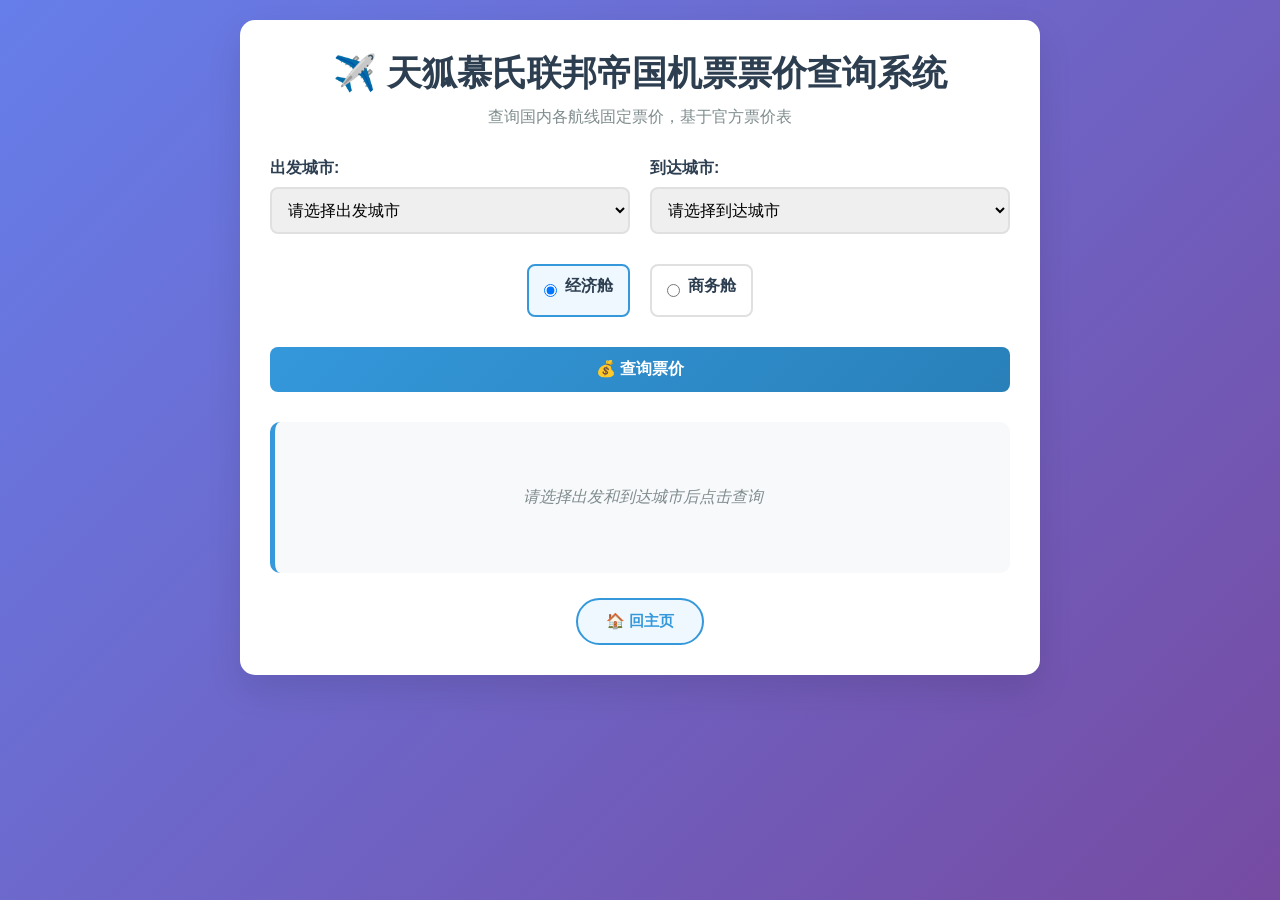
<file: pages/price_flight.html>
<!DOCTYPE html>
<html lang="zh-CN">
<head>
    <meta charset="UTF-8">
    <meta name="viewport" content="width=device-width, initial-scale=1.0">
    <title>慕联航空</title>
    <link rel="stylesheet" href="../assets/common.css">
    <style>
        /* 公共组件主题变量（见 assets/common.css） */
        :root {
            --btn-home-color: #3498db;
            --btn-home-bg: #f0f8ff;
            --btn-home-border-color: #3498db;
            --btn-home-hover-bg: #3498db;
            --btn-home-hover-color: #fff;
            --btn-home-hover-shadow: 0 5px 15px rgba(52, 152, 219, 0.3);
        }
        
        body {
            font-family: "Microsoft YaHei", sans-serif;
            background: linear-gradient(135deg, #667eea 0%, #764ba2 100%);
            min-height: 100vh;
            padding: 20px;
        }
        
        .container {
            max-width: 800px;
            margin: 0 auto;
            background: white;
            border-radius: 15px;
            box-shadow: 0 15px 35px rgba(0,0,0,0.1);
            padding: 30px;
        }
        
        h1 {
            text-align: center;
            color: #2c3e50;
            margin-bottom: 10px;
            font-size: 2.2rem;
        }
        
        .subtitle {
            text-align: center;
            color: #7f8c8d;
            margin-bottom: 30px;
            font-size: 1rem;
        }
        
        .search-form {
            display: grid;
            grid-template-columns: 1fr 1fr;
            gap: 20px;
            margin-bottom: 30px;
        }
        
        .form-group {
            display: flex;
            flex-direction: column;
        }
        
        label {
            font-weight: bold;
            margin-bottom: 8px;
            color: #2c3e50;
        }
        
        select, button {
            padding: 12px;
            border: 2px solid #e0e0e0;
            border-radius: 8px;
            font-size: 16px;
            transition: all 0.3s ease;
        }
        
        select:focus {
            outline: none;
            border-color: #3498db;
            box-shadow: 0 0 0 3px rgba(52, 152, 219, 0.1);
        }
        
        button {
            background: linear-gradient(135deg, #3498db, #2980b9);
            color: white;
            border: none;
            cursor: pointer;
            font-weight: bold;
            grid-column: 1 / -1;
            margin-top: 10px;
        }
        
        button:hover {
            transform: translateY(-2px);
            box-shadow: 0 5px 15px rgba(52, 152, 219, 0.3);
        }
        
        .cabin-options {
            grid-column: 1 / -1;
            display: flex;
            gap: 20px;
            justify-content: center;
            margin-top: 10px;
        }
        
        .cabin-option {
            display: flex;
            align-items: center;
            gap: 8px;
            padding: 10px 15px;
            border: 2px solid #e0e0e0;
            border-radius: 8px;
            cursor: pointer;
            transition: all 0.3s ease;
        }
        
        .cabin-option:hover {
            border-color: #3498db;
        }
        
        .cabin-option.selected {
            border-color: #3498db;
            background-color: #f0f8ff;
        }
        
        .cabin-option input {
            margin: 0;
        }
        
        .result {
            background: #f8f9fa;
            padding: 25px;
            border-radius: 10px;
            margin-top: 20px;
            border-left: 5px solid #3498db;
        }
        
        .result h3 {
            color: #2c3e50;
            margin-bottom: 15px;
        }
        
        .flight-info {
            background: white;
            padding: 20px;
            border-radius: 8px;
            margin: 15px 0;
            border: 1px solid #e0e0e0;
        }
        
        .price {
            font-size: 1.8rem;
            font-weight: bold;
            color: #e74c3c;
            text-align: center;
            margin: 15px 0;
        }
        
        .flight-details {
            display: grid;
            grid-template-columns: 1fr auto 1fr;
            align-items: center;
            gap: 15px;
            margin: 15px 0;
        }
        
        .airport {
            text-align: center;
        }
        
        .airport-name {
            font-weight: bold;
            font-size: 1.2rem;
        }
        
        .airport-code {
            color: #7f8c8d;
            font-size: 0.9rem;
        }
        
        .flight-path {
            text-align: center;
            color: #3498db;
            font-size: 1.5rem;
        }
        
        .flight-time {
            text-align: center;
            color: #7f8c8d;
            font-size: 0.9rem;
        }
        
        .no-results {
            text-align: center;
            color: #7f8c8d;
            font-style: italic;
            padding: 40px;
        }
        
        .loading {
            text-align: center;
            color: #3498db;
            padding: 20px;
        }
        
        .route-info {
            display: grid;
            grid-template-columns: repeat(auto-fit, minmax(150px, 1fr));
            gap: 10px;
            margin: 15px 0;
            text-align: center;
        }
        
        .route-item {
            background: #f1f8ff;
            padding: 10px;
            border-radius: 5px;
        }
        
        .route-label {
            font-size: 0.9rem;
            color: #7f8c8d;
        }
        
        .route-value {
            font-weight: bold;
            color: #2c3e50;
        }

        @media (max-width: 768px) {
            .search-form {
                grid-template-columns: 1fr;
            }
            
            .flight-details {
                grid-template-columns: 1fr;
                text-align: center;
            }
            
            .route-info {
                grid-template-columns: 1fr;
            }
        }
    </style>
</head>
<body>
    <div class="container">
        <h1>✈️ 天狐慕氏联邦帝国机票票价查询系统</h1>
        <p class="subtitle">查询国内各航线固定票价，基于官方票价表</p>
        
        <div class="search-form">
            <div class="form-group">
                <label for="departure">出发城市:</label>
                <select id="departure">
                    <option value="">请选择出发城市</option>
                </select>
            </div>
            
            <div class="form-group">
                <label for="arrival">到达城市:</label>
                <select id="arrival">
                    <option value="">请选择到达城市</option>
                </select>
            </div>
            
            <div class="cabin-options">
                <div class="cabin-option selected" onclick="selectCabin('economy')">
                    <input type="radio" id="economy" name="cabin" value="economy" checked>
                    <label for="economy">经济舱</label>
                </div>
                <div class="cabin-option" onclick="selectCabin('business')">
                    <input type="radio" id="business" name="cabin" value="business">
                    <label for="business">商务舱</label>
                </div>
            </div>
            
            <button onclick="searchFlights()">💰 查询票价</button>
        </div>
        
        <div class="result" id="result">
            <div class="no-results">请选择出发和到达城市后点击查询</div>
        </div>

        <div style="text-align: center;">
            <a href="../index.html" class="btn-home">🏠 回主页</a>
        </div>
    </div>

    <script>
        // 数据从 price_flight.json 加载
        let airports = {};
        let fixedFares = {};
        let routeConnections = {};

        // 页面加载时初始化数据
        async function loadData() {
            try {
                const res = await fetch('../data/price_flight.json');
                const data = await res.json();
                airports = data.airports || {};
                fixedFares = data.fixedFares || {};
                routeConnections = data.routeConnections || {};
                initSelects();
            } catch (e) {
                document.getElementById('result').innerHTML = `❌ 无法加载 price_flight.json`;
            }
        }

        function initSelects() {
            const dep = document.getElementById('departure');
            const arr = document.getElementById('arrival');
            Object.keys(airports).forEach(airport => {
                const label = `${airports[airport].city} - ${airport} (${airports[airport].code})`;
                dep.add(new Option(label, airport));
                arr.add(new Option(label, airport));
            });
            dep.addEventListener('change', function() {
                if (this.value && document.getElementById('arrival').value) searchFlights();
            });
            arr.addEventListener('change', function() {
                if (this.value && document.getElementById('departure').value) searchFlights();
            });
        }

        loadData();

        // ==================================================================================
        // 4. 核心查询功能
        // ==================================================================================
        function searchFlights() {
            const departure = document.getElementById('departure').value;
            const arrival = document.getElementById('arrival').value;
            const cabin = document.querySelector('input[name="cabin"]:checked').value;
            
            if (!departure || !arrival) {
                showResult('❌ 请选择出发和到达机场');
                return;
            }
            
            if (departure === arrival) {
                showResult('❌ 出发和到达机场不能相同');
                return;
            }
            
            // 显示加载状态
            showResult('<div class="loading">正在查询票价...</div>');
            
            // 模拟查询延迟
            setTimeout(() => {
                const fareInfo = calculateFare(departure, arrival, cabin);
                displayFare(fareInfo, departure, arrival, cabin);
            }, 300);
        }

        function calculateFare(departure, arrival, cabin) {
            // 检查是否互通
            if (!isConnected(departure, arrival)) {
                return { connected: false };
            }
            
            // 生成航线键
            const routeKey1 = `${departure}-${arrival}`;
            const routeKey2 = `${arrival}-${departure}`;
            
            // 查找票价
            let fareData;
            if (fixedFares[routeKey1]) {
                fareData = fixedFares[routeKey1];
            } else if (fixedFares[routeKey2]) {
                fareData = fixedFares[routeKey2];
            } else {
                return { connected: false };
            }
            
            // 根据舱位选择票价
            const fare = cabin === 'economy' ? fareData.economy : fareData.business;
            
            return {
                connected: true,
                fare: fare,
                economyFare: fareData.economy,
                businessFare: fareData.business,
                departureType: airports[departure].type,
                arrivalType: airports[arrival].type
            };
        }

        function isConnected(departure, arrival) {
            return routeConnections[departure] && routeConnections[departure].includes(arrival);
        }



        function displayFare(fareInfo, departure, arrival, cabin) {
            const resultDiv = document.getElementById('result');
            
            if (!fareInfo.connected) {
                resultDiv.innerHTML = `
                    <div class="no-results">
                        ❌ 未找到直达航线<br>
                        <small>${airports[departure].city} 与 ${airports[arrival].city} 之间暂无直飞航班</small>
                    </div>
                `;
                return;
            }
            
            const cabinName = cabin === 'economy' ? '经济舱' : '商务舱';
            
            let html = `
                <h3>✈️ ${airports[departure].city} → ${airports[arrival].city}</h3>
                <div class="flight-info">
                    <div class="flight-details">
                        <div class="airport">
                            <div class="airport-name">${airports[departure].city}</div>
                            <div class="airport-code">${airports[departure].code}</div>
                        </div>
                        
                        <div class="flight-path">→</div>
                        
                        <div class="airport">
                            <div class="airport-name">${airports[arrival].city}</div>
                            <div class="airport-code">${airports[arrival].code}</div>
                        </div>
                    </div>
                    
                    <div class="route-info">
                        <div class="route-item">
                            <div class="route-label">机场类型</div>
                            <div class="route-value">${fareInfo.departureType}类 → ${fareInfo.arrivalType}类</div>
                        </div>
                        <div class="route-item">
                            <div class="route-label">舱位等级</div>
                            <div class="route-value">${cabinName}</div>
                        </div>
                    </div>
                    
                    <div class="price">💰 ${fareInfo.fare} 文</div>
                    
                    <div style="text-align: center; color: #7f8c8d; font-size: 0.9rem; margin-top: 10px;">
                        ${cabinName}票价：${fareInfo.fare} 文<br>
                        ${cabin === 'economy' ? `商务舱票价：${fareInfo.businessFare} 文` : `经济舱票价：${fareInfo.economyFare} 文`}
                    </div>
                    
                    <div style="text-align: center; color: #7f8c8d; font-size: 0.8rem; margin-top: 5px;">
                        此为官方固定票价，基于天狐慕氏联邦帝国航空票价表
                    </div>
                </div>
            `;
            
            resultDiv.innerHTML = html;
        }

        function showResult(message) {
            document.getElementById('result').innerHTML = message;
        }

        function selectCabin(cabinType) {
            // 更新单选按钮状态
            document.getElementById(cabinType).checked = true;
            
            // 更新UI样式
            document.querySelectorAll('.cabin-option').forEach(option => {
                option.classList.remove('selected');
            });
            document.querySelector(`.cabin-option[onclick="selectCabin('${cabinType}')"]`).classList.add('selected');
            
            // 如果已经选择了出发和到达城市，重新查询票价
            const departure = document.getElementById('departure').value;
            const arrival = document.getElementById('arrival').value;
            
            if (departure && arrival && departure !== arrival) {
                searchFlights();
            }
        }


    </script>
</body>
</html>
</file>
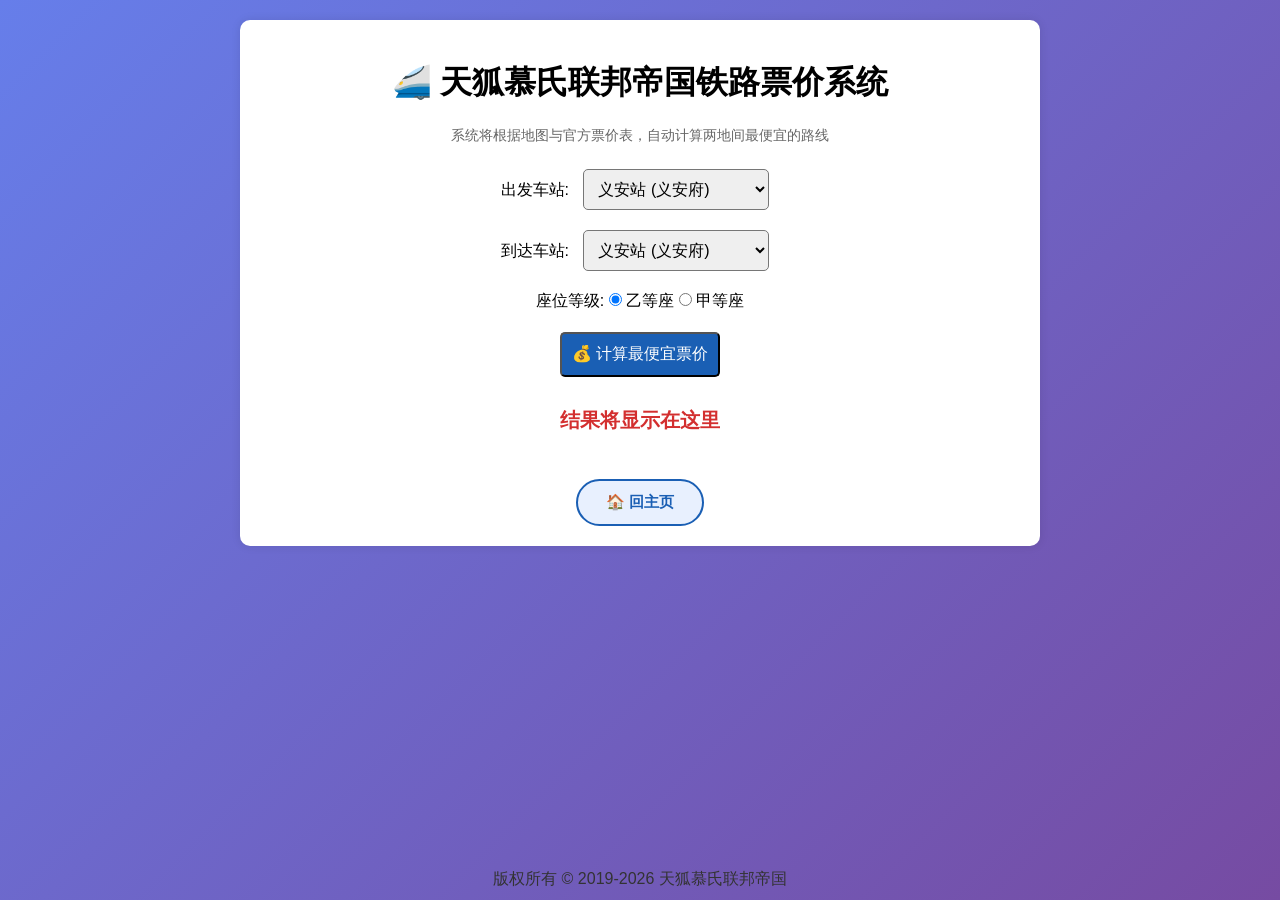
<file: pages/price_railway.html>
<!DOCTYPE html>
<html lang="zh-CN">
<head>
    <meta charset="UTF-8">
    <meta name="viewport" content="width=device-width, initial-scale=1.0">
    <title>慕联铁路</title>
    <link rel="stylesheet" href="../assets/common.css">
    <style>
        /* 公共组件主题变量（见 assets/common.css） */
        :root {
            --btn-home-color: #1a5fb4;
            --btn-home-bg: #e8f0fe;
            --btn-home-border-color: #1a5fb4;
            --btn-home-hover-bg: #1a5fb4;
            --btn-home-hover-color: #fff;
            --btn-home-hover-shadow: 0 5px 15px rgba(26, 95, 180, 0.3);
            --site-footer-bg: transparent;
            --site-footer-font-size: 1rem;
        }
        body { font-family: "Microsoft YaHei", sans-serif; text-align: center; padding: 20px; background: linear-gradient(135deg, #667eea 0%, #764ba2 100%); min-height: 100vh; }
        .container { max-width: 800px; margin: 0 auto; background: white; padding: 20px; border-radius: 10px; box-shadow: 0 0 10px rgba(0,0,0,0.1); }
        select, button { padding: 10px; margin: 10px; font-size: 16px; border-radius: 5px; }
        button { background: #1a5fb4; color: white; cursor: pointer; }
        .result { font-size: 20px; margin: 20px; color: #d32f2f; font-weight: bold; }
        .tip { color: #666; font-size: 14px; }
        .seat-option { margin: 10px 0; }
        /* 公共重置（common.css）移除了浏览器默认边距，此处按原默认值补偿 */
        h1 { margin: 0.67em 0; }
        p { margin: 1em 0; }
    </style>
</head>
<body>

<div class="container">
    <h1>🚄 天狐慕氏联邦帝国铁路票价系统</h1>
    <p class="tip">系统将根据地图与官方票价表，自动计算两地间最便宜的路线</p>

    <div>
        <label for="start">出发车站:</label>
        <select id="start"></select>
    </div>

    <div>
        <label for="end">到达车站:</label>
        <select id="end"></select>
    </div>

    <div class="seat-option">
        <label>座位等级:</label>
        <input type="radio" id="yibei" name="seat" value="yibei" checked> <label for="yibei">乙等座</label>
        <input type="radio" id="jia" name="seat" value="jia"> <label for="jia">甲等座</label>
    </div>

    <button onclick="findCheapestRoute()">💰 计算最便宜票价</button>

    <div class="result" id="result">结果将显示在这里</div>

    <div style="text-align: center;">
        <a href="../index.html" class="btn-home">🏠 回主页</a>
    </div>
</div>

<script>
    let connections = {};
    let stations = {};
    let stationMeta = {};
    let fare = {
        sameRegion: { yibei: 200, jia: 300 },
        crossRegion: { baseYibei: 200, baseJia: 300, jiaServicePerStep: 100 }
    };

    function findCheapestRoute() {
        const startStation = document.getElementById('start').value;
        const endStation = document.getElementById('end').value;
        const seatClass = document.querySelector('input[name="seat"]:checked').value;

        if (!startStation || !endStation) {
            document.getElementById('result').innerHTML = `❌ 错误：请先选择车站！`;
            return;
        }

        const startRegion = stations[startStation];
        const endRegion = stations[endStation];

        if (startRegion === endRegion) {
            const price = seatClass === 'jia' ? fare.sameRegion.jia : fare.sameRegion.yibei;
            document.getElementById('result').innerHTML = `✅ 同地区通勤<br>💰 <strong>${price} 文</strong> (起步价)`;
            return;
        }

        const cheapestPaths = findAllCheapestPaths(startRegion, endRegion);
        if (!cheapestPaths || cheapestPaths.length === 0) {
            document.getElementById('result').innerHTML = `❌ 错误：无通路！`;
            return;
        }

        const { baseYibei, baseJia, jiaServicePerStep } = fare.crossRegion;
        const first = cheapestPaths[0];
        const yiTotal = baseYibei + first.distance;
        const jiaTotal = baseJia + first.distance + (first.steps * jiaServicePerStep);

        let displayText = `💰 最便宜票价：共 ${cheapestPaths.length} 条路线<br><br>`;
        cheapestPaths.forEach((p, i) => {
            const yi = baseYibei + p.distance;
            const jia = baseJia + p.distance + (p.steps * jiaServicePerStep);
            displayText += `🛣️ 路线${i + 1}: ${p.path.join(" → ")}<br>`;
            displayText += `🧮 跨区段数: ${p.steps} 段`;
            if (seatClass === 'yibei') {
                displayText += ` | 🎫 乙等座: ${yi} 文`;
            } else {
                displayText += ` | 👑 甲等座: ${jia} 文`;
            }
            displayText += `<br><br>`;
        });
        document.getElementById('result').innerHTML = displayText;
    }

    function findAllCheapestPaths(start, end, maxDepth = 10) {
        const allPaths = [];
        const queue = [{ current: start, path: [start], distance: 0 }];

        while (queue.length > 0) {
            const { current, path, distance } = queue.shift();

            if (current === end) {
                allPaths.push({ path, distance, steps: path.length - 1 });
                continue;
            }

            if (path.length > maxDepth) continue;

            const neighbors = connections[current] || {};
            for (let neighbor in neighbors) {
                if (!path.includes(neighbor)) {
                    queue.push({
                        current: neighbor,
                        path: [...path, neighbor],
                        distance: distance + neighbors[neighbor]
                    });
                }
            }
        }

        if (allPaths.length === 0) return null;

        // 找最便宜的价格
        const minCost = Math.min(...allPaths.map(p => p.distance));

        // 筛选所有最便宜的路径
        return allPaths.filter(p => p.distance === minCost);
    }

    function initStationSelects() {
        const startSelect = document.getElementById('start');
        const endSelect = document.getElementById('end');
        startSelect.innerHTML = '';
        endSelect.innerHTML = '';
        for (let code in stations) {
            const meta = stationMeta[code] || {};
            // 不客运车站不进入下拉框，但仍保留在 stations 中参与路径计算
            if (meta.selectable === false) continue;
            const suffix = meta.service ? ` · ${meta.service}` : '';
            const label = `${code} (${stations[code]}${suffix})`;
            startSelect.add(new Option(label, code));
            endSelect.add(new Option(label, code));
        }
    }

    window.onload = async function() {
        try {
            const res = await fetch('../data/price_railway.json');
            if (!res.ok) throw new Error('加载失败');
            const data = await res.json();
            connections = data.connections || {};
            stations = data.stations || {};
            stationMeta = data.stationMeta || {};
            if (data.fare) fare = data.fare;
            initStationSelects();
        } catch (e) {
            document.getElementById('result').innerHTML = `❌ 无法加载 price_railway.json`;
        }
    };
</script>
<footer class="site-footer">版权所有 © 2019-2026 天狐慕氏联邦帝国</footer>
</body>
</html>
</file>
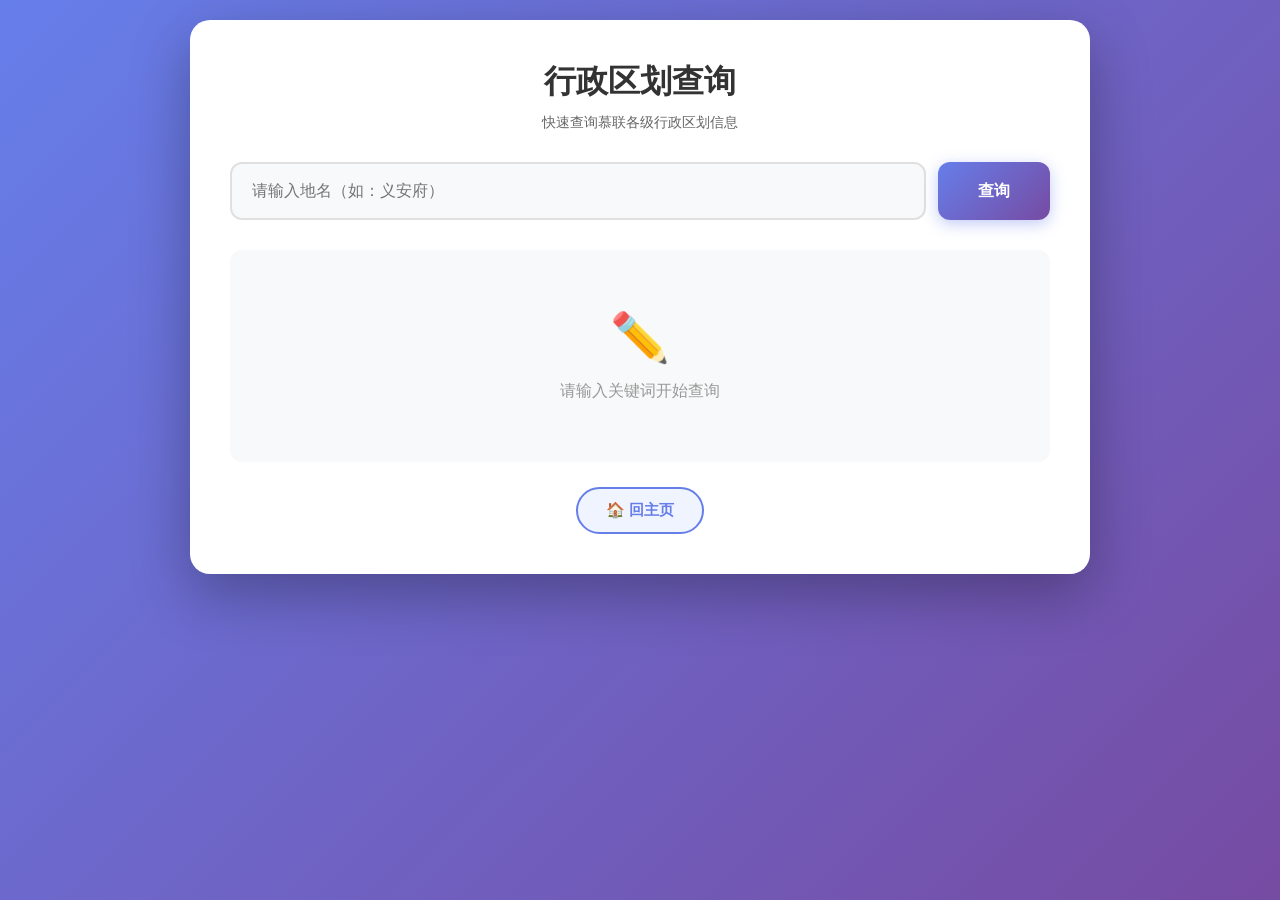
<file: pages/quhua_query.html>
<!DOCTYPE html>
<html lang="zh-CN">
<head>
    <meta charset="UTF-8">
    <meta name="viewport" content="width=device-width, initial-scale=1.0">
    <title>行政区划查询</title>
    <link rel="stylesheet" href="../assets/common.css">
    <style>
        /* 公共组件主题变量（见 assets/common.css） */
        :root {
            --btn-home-color: #667eea;
            --btn-home-bg: #f0f4ff;
            --btn-home-border-color: #667eea;
            --btn-home-hover-bg: linear-gradient(135deg, #667eea 0%, #764ba2 100%);
            --btn-home-hover-color: #fff;
            --btn-home-hover-border-color: transparent;
            --btn-home-hover-shadow: 0 5px 15px rgba(102, 126, 234, 0.4);
        }
        body {
            font-family: 'Microsoft YaHei', Arial, sans-serif;
            background: linear-gradient(135deg, #667eea 0%, #764ba2 100%);
            min-height: 100vh;
            padding: 20px;
        }
        .container {
            max-width: 900px;
            margin: 0 auto;
            background: white;
            border-radius: 20px;
            box-shadow: 0 20px 60px rgba(0,0,0,0.3);
            padding: 40px;
        }
        h1 {
            text-align: center;
            color: #333;
            margin-bottom: 10px;
            font-size: 32px;
            font-weight: 700;
        }
        .subtitle {
            text-align: center;
            color: #666;
            margin-bottom: 30px;
            font-size: 14px;
        }
        .search-box {
            display: flex;
            gap: 12px;
            margin-bottom: 30px;
        }
        .search-box input {
            flex: 1;
            padding: 18px 20px;
            border: 2px solid #e0e0e0;
            border-radius: 12px;
            font-size: 16px;
            transition: all 0.3s;
            background: #f8f9fa;
        }
        .search-box input:focus {
            outline: none;
            border-color: #667eea;
            background: white;
            box-shadow: 0 0 0 4px rgba(102, 126, 234, 0.1);
        }
        .search-box button {
            padding: 18px 40px;
            background: linear-gradient(135deg, #667eea 0%, #764ba2 100%);
            color: white;
            border: none;
            border-radius: 12px;
            font-size: 16px;
            font-weight: 600;
            cursor: pointer;
            transition: all 0.3s;
            box-shadow: 0 4px 15px rgba(102, 126, 234, 0.4);
        }
        .search-box button:hover {
            transform: translateY(-2px);
            box-shadow: 0 6px 20px rgba(102, 126, 234, 0.5);
        }
        .search-box button:active {
            transform: translateY(0);
        }
        .result-header {
            display: flex;
            justify-content: space-between;
            align-items: center;
            margin-bottom: 15px;
            padding-bottom: 15px;
            border-bottom: 2px solid #f0f0f0;
        }
        .result-count {
            font-size: 14px;
            color: #666;
            font-weight: 600;
        }
        .result-count span {
            color: #667eea;
            font-size: 18px;
            font-weight: 700;
        }
        .result {
            background: #f8f9fa;
            border-radius: 12px;
            padding: 20px;
            min-height: 100px;
        }
        .result-item {
            background: white;
            border-radius: 12px;
            padding: 20px;
            margin-bottom: 15px;
            box-shadow: 0 2px 8px rgba(0,0,0,0.06);
            transition: all 0.3s;
            border-left: 5px solid;
        }
        .result-item:hover {
            transform: translateY(-3px);
            box-shadow: 0 8px 20px rgba(0,0,0,0.12);
        }
        .result-item:last-child {
            margin-bottom: 0;
        }
        .result-item.level-1 {
            border-left-color: #667eea;
        }
        .result-item.level-2 {
            border-left-color: #10b981;
        }
        .result-item.level-3 {
            border-left-color: #f59e0b;
        }
        .result-name {
            font-size: 20px;
            font-weight: 700;
            margin-bottom: 8px;
            color: #1a1a1a;
        }
        .result-item.level-1 .result-name {
            color: #667eea;
        }
        .result-item.level-2 .result-name {
            color: #10b981;
        }
        .result-item.level-3 .result-name {
            color: #f59e0b;
        }
        .result-meta {
            display: flex;
            gap: 15px;
            align-items: center;
            flex-wrap: wrap;
        }
        .level-badge {
            display: inline-block;
            padding: 4px 12px;
            border-radius: 20px;
            font-size: 12px;
            font-weight: 600;
            text-transform: uppercase;
        }
        .result-item.level-1 .level-badge {
            background: #e0e7ff;
            color: #667eea;
        }
        .result-item.level-2 .level-badge {
            background: #d1fae5;
            color: #10b981;
        }
        .result-item.level-3 .level-badge {
            background: #fef3c7;
            color: #f59e0b;
        }
        .result-path {
            display: flex;
            align-items: center;
            font-size: 13px;
            color: #666;
            background: #f8f9fa;
            padding: 8px 12px;
            border-radius: 8px;
            margin-top: 12px;
        }
        .result-path::before {
            content: '📍';
            margin-right: 8px;
        }
        .result-note {
            display: inline-block;
            padding: 6px 12px;
            background: linear-gradient(135deg, #f093fb 0%, #f5576c 100%);
            color: white;
            border-radius: 8px;
            font-size: 12px;
            font-weight: 600;
            margin-top: 12px;
            box-shadow: 0 2px 8px rgba(245, 87, 108, 0.3);
        }
        .result-note::before {
            content: 'ℹ️ ';
        }
        .loading {
            text-align: center;
            color: #666;
            padding: 40px;
            font-size: 16px;
        }
        .loading::before {
            content: '';
            display: inline-block;
            width: 30px;
            height: 30px;
            border: 3px solid #667eea;
            border-top-color: transparent;
            border-radius: 50%;
            animation: spin 1s linear infinite;
            margin-right: 10px;
            vertical-align: middle;
        }
        @keyframes spin {
            to { transform: rotate(360deg); }
        }
        .error {
            text-align: center;
            color: #ef4444;
            padding: 40px;
            font-size: 16px;
        }
        .error::before {
            content: '❌';
            display: block;
            font-size: 48px;
            margin-bottom: 15px;
        }
        .no-result {
            text-align: center;
            color: #999;
            padding: 40px;
            font-size: 16px;
        }
        .no-result::before {
            content: '🔍';
            display: block;
            font-size: 48px;
            margin-bottom: 15px;
        }
        .empty-input {
            text-align: center;
            color: #999;
            padding: 40px;
            font-size: 16px;
        }
        .empty-input::before {
            content: '✏️';
            display: block;
            font-size: 48px;
            margin-bottom: 15px;
        }
        .view-children-btn {
            display: inline-block;
            margin-top: 12px;
            padding: 8px 18px;
            background: linear-gradient(135deg, #667eea 0%, #764ba2 100%);
            color: white;
            border: none;
            border-radius: 8px;
            font-size: 13px;
            font-weight: 600;
            cursor: pointer;
            transition: all 0.3s;
            box-shadow: 0 2px 8px rgba(102, 126, 234, 0.3);
        }
        .view-children-btn:hover {
            transform: translateY(-1px);
            box-shadow: 0 4px 12px rgba(102, 126, 234, 0.4);
        }
        .view-children-btn.active {
            background: linear-gradient(135deg, #f093fb 0%, #f5576c 100%);
            box-shadow: 0 2px 8px rgba(245, 87, 108, 0.3);
        }
        .children-container {
            margin-top: 12px;
            padding: 12px 16px;
            background: #f0f4ff;
            border-radius: 10px;
            border: 1px solid #e0e7ff;
            display: none;
        }
        .children-container.open {
            display: block;
        }
        .child-item {
            display: flex;
            align-items: center;
            gap: 12px;
            padding: 10px 14px;
            margin-bottom: 8px;
            background: white;
            border-radius: 8px;
            box-shadow: 0 1px 4px rgba(0,0,0,0.04);
            border-left: 4px solid;
            transition: all 0.2s;
            animation: chipIn 0.35s ease backwards;
        }
        .child-item:last-child {
            margin-bottom: 0;
        }
        .child-item:hover {
            transform: translateX(4px);
            box-shadow: 0 2px 8px rgba(0,0,0,0.08);
        }
        .child-item.level-2 {
            border-left-color: #10b981;
        }
        .child-item.level-3 {
            border-left-color: #f59e0b;
        }
        .child-name {
            font-size: 15px;
            font-weight: 600;
            flex: 1;
        }
        .child-item.level-2 .child-name {
            color: #10b981;
        }
        .child-item.level-3 .child-name {
            color: #f59e0b;
        }
        .child-item .level-badge {
            font-size: 11px;
            padding: 3px 10px;
        }
        .child-item .view-children-btn {
            font-size: 12px;
            padding: 5px 12px;
            margin-top: 0;
        }
        .child-nested-container {
            margin-top: 8px;
            padding: 8px 8px 8px 20px;
            background: #f8faff;
            border-radius: 8px;
            border: 1px solid #e8edff;
            display: none;
        }
        .child-nested-container.open {
            display: block;
        }

        /* ===== 下属区划标题栏 ===== */
        .children-header {
            display: flex;
            align-items: center;
            gap: 8px;
            font-size: 13px;
            font-weight: 600;
            color: #555;
            margin-bottom: 10px;
            letter-spacing: 0.05em;
        }
        .children-header::before {
            content: '';
            width: 4px;
            height: 14px;
            border-radius: 2px;
            background: linear-gradient(180deg, #667eea, #764ba2);
        }

        /* ===== 末级地区标签流 ===== */
        .child-chips {
            display: flex;
            flex-wrap: wrap;
            gap: 8px;
        }
        .child-chip {
            display: inline-flex;
            align-items: center;
            gap: 7px;
            padding: 7px 14px;
            background: white;
            border-radius: 20px;
            font-size: 14px;
            font-weight: 600;
            box-shadow: 0 1px 4px rgba(0,0,0,0.06);
            border: 1px solid #eee;
            transition: all 0.2s;
            animation: chipIn 0.35s ease backwards;
        }
        .child-chip::before {
            content: '';
            width: 7px;
            height: 7px;
            border-radius: 50%;
            flex-shrink: 0;
        }
        .child-chip.level-2 { color: #10b981; }
        .child-chip.level-2::before { background: #10b981; }
        .child-chip.level-3 { color: #f59e0b; }
        .child-chip.level-3::before { background: #f59e0b; }
        .child-chip:hover {
            transform: translateY(-2px);
            box-shadow: 0 4px 12px rgba(0,0,0,0.12);
        }
        .child-chip.level-2:hover { border-color: #10b981; background: #ecfdf5; }
        .child-chip.level-3:hover { border-color: #f59e0b; background: #fffbeb; }
        @keyframes chipIn {
            from { opacity: 0; transform: translateY(8px); }
            to { opacity: 1; transform: translateY(0); }
        }
        @media (max-width: 600px) {
            .container {
                padding: 25px;
            }
            h1 {
                font-size: 26px;
            }
            .search-box {
                flex-direction: column;
            }
            .search-box button {
                width: 100%;
            }
        }

    </style>
</head>
<body>
    <div class="container">
        <h1>行政区划查询</h1>
        <p class="subtitle">快速查询慕联各级行政区划信息</p>
        
        <div class="search-box">
            <input type="text" id="searchInput" placeholder="请输入地名（如：义安府）">
            <button onclick="searchPlace()">查询</button>
        </div>
        
        <div class="result" id="result">
            <div class="empty-input">请输入关键词开始查询</div>
        </div>

        <div style="text-align: center;">
            <a href="../index.html" class="btn-home">🏠 回主页</a>
        </div>
    </div>

    <script>
        let quhuaData = null;
        let lastResults = null;

        async function loadQuhuaData() {
            try {
                const response = await fetch('../data/quhua.json');
                quhuaData = await response.json();
                return true;
            } catch (error) {
                console.error('加载数据失败:', error);
                return false;
            }
        }

        function searchInNode(node, keyword, results = [], parentPath = []) {
            if (node.name && node.name.includes(keyword)) {
                results.push({
                    name: node.name,
                    level: node.level,
                    path: [...parentPath].join(' > '),
                    note: node.note || null,
                    node: node
                });
            }
            if (node.children) {
                node.children.forEach(child => searchInNode(child, keyword, results, [...parentPath, node.name]));
            }
            return results;
        }

        function getPath(node, data = quhuaData) {
            if (!data) return '';
            const path = [];
            let current = data;
            
            function findPath(targetNode, currentNode, currentPath) {
                if (currentNode === targetNode) {
                    path.push(...currentPath);
                    return true;
                }
                if (currentNode.children) {
                    for (let child of currentNode.children) {
                        if (findPath(targetNode, child, [...currentPath, currentNode.name])) {
                            return true;
                        }
                    }
                }
                return false;
            }
            
            findPath(node, current, []);
            return path.filter(p => p && p !== 'root').join(' > ');
        }

        function getLevelName(level) {
            const levelNames = {
                1: '一级区划',
                2: '二级区划',
                3: '三级区划'
            };
            return levelNames[level] || '未知级别';
        }

        async function searchPlace() {
            const keyword = document.getElementById('searchInput').value.trim();
            const resultDiv = document.getElementById('result');
                    
            if (!keyword) {
                resultDiv.innerHTML = '<div class="empty-input">请输入关键词开始查询</div>';
                return;
            }
        
            resultDiv.innerHTML = '<div class="loading">正在查询...</div>';
        
            if (!quhuaData) {
                const loaded = await loadQuhuaData();
                if (!loaded) {
                    resultDiv.innerHTML = '<div class="error">加载数据失败，请检查 quhua.json 文件</div>';
                    return;
                }
            }
        
            const results = searchInNode(quhuaData, keyword);
        
            if (results.length === 0) {
                resultDiv.innerHTML = '<div class="no-result">未找到匹配的地名</div>';
                return;
            }
        
            lastResults = results;
        
            let html = `<div class="result-header">
                <div class="result-count">找到 <span>${results.length}</span> 个结果</div>
            </div>`;
                    
            results.forEach((item, index) => {
                const hasChildren = item.node.children && item.node.children.length > 0;
                html += `<div class="result-item level-${item.level}">
                    <div class="result-name">${item.name}</div>
                    <div class="result-meta">
                        <span class="level-badge">${getLevelName(item.level)}</span>
                    </div>
                    ${item.path ? `<div class="result-path">${item.path}</div>` : ''}
                    ${item.note ? `<div class="result-note">${item.note}</div>` : ''}
                    ${hasChildren ? `<button class="view-children-btn" onclick="toggleChildren(${index})" id="toggle-btn-${index}">查看下属 ${item.node.children.length} 个地区 ▾</button>` : ''}
                    <div class="children-container" id="children-${index}"></div>
                </div>`;
            });
                    
            resultDiv.innerHTML = html;
        }

        function toggleChildren(index) {
            const container = document.getElementById('children-' + index);
            const btn = document.getElementById('toggle-btn-' + index);
            if (!container || !btn) return;
            
            if (container.classList.contains('open')) {
                container.classList.remove('open');
                btn.classList.remove('active');
                btn.textContent = btn.textContent.replace('▲', '▾');
                return;
            }
            
            const item = lastResults[index];
            if (!item || !item.node.children) return;
            
            container.innerHTML = renderChildrenList(item.node.children, getLevelName);
            container.classList.add('open');
            btn.classList.add('active');
            btn.textContent = '收起下属地区 ▲';
        }

        function renderChildrenList(children, getLevelNameFn) {
            const leaves = children.filter(c => !(c.children && c.children.length > 0));
            const branches = children.filter(c => c.children && c.children.length > 0);
            let html = `<div class="children-header">下属区划 · 共 ${children.length} 个</div>`;

            // 有下级的地区：行布局（可继续展开）
            branches.forEach((child, i) => {
                html += `<div class="child-item level-${child.level}" style="animation-delay:${i * 0.04}s">
                    <span class="child-name">${child.name}</span>
                    <span class="level-badge">${getLevelNameFn(child.level)}</span>
                    <button class="view-children-btn" onclick="toggleNestedChildren(this)" data-children='${encodeURIComponent(JSON.stringify(child.children))}' data-count="${child.children.length}">查看下属 ${child.children.length} 个地区 ▾</button>
                    <div class="child-nested-container"></div>
                </div>`;
            });

            // 末级地区：标签流式排列
            if (leaves.length) {
                html += '<div class="child-chips">';
                leaves.forEach((child, i) => {
                    html += `<span class="child-chip level-${child.level}" style="animation-delay:${(branches.length + i) * 0.04}s">${child.name}</span>`;
                });
                html += '</div>';
            }
            return html;
        }

        function toggleNestedChildren(btn) {
            const container = btn.nextElementSibling;
            if (!container) return;
            
            if (container.classList.contains('open')) {
                container.classList.remove('open');
                btn.classList.remove('active');
                btn.textContent = '查看下属 ' + btn.dataset.count + ' 个地区 ▾';
                return;
            }
            
            const childrenData = JSON.parse(decodeURIComponent(btn.dataset.children));
            container.innerHTML = renderChildrenList(childrenData, getLevelName);
            container.classList.add('open');
            btn.classList.add('active');
            btn.textContent = '收起下属地区 ▲';
        }

        document.getElementById('searchInput').addEventListener('keypress', function(e) {
            if (e.key === 'Enter') {
                searchPlace();
            }
        });
    </script>
</body>
</html>
</file>
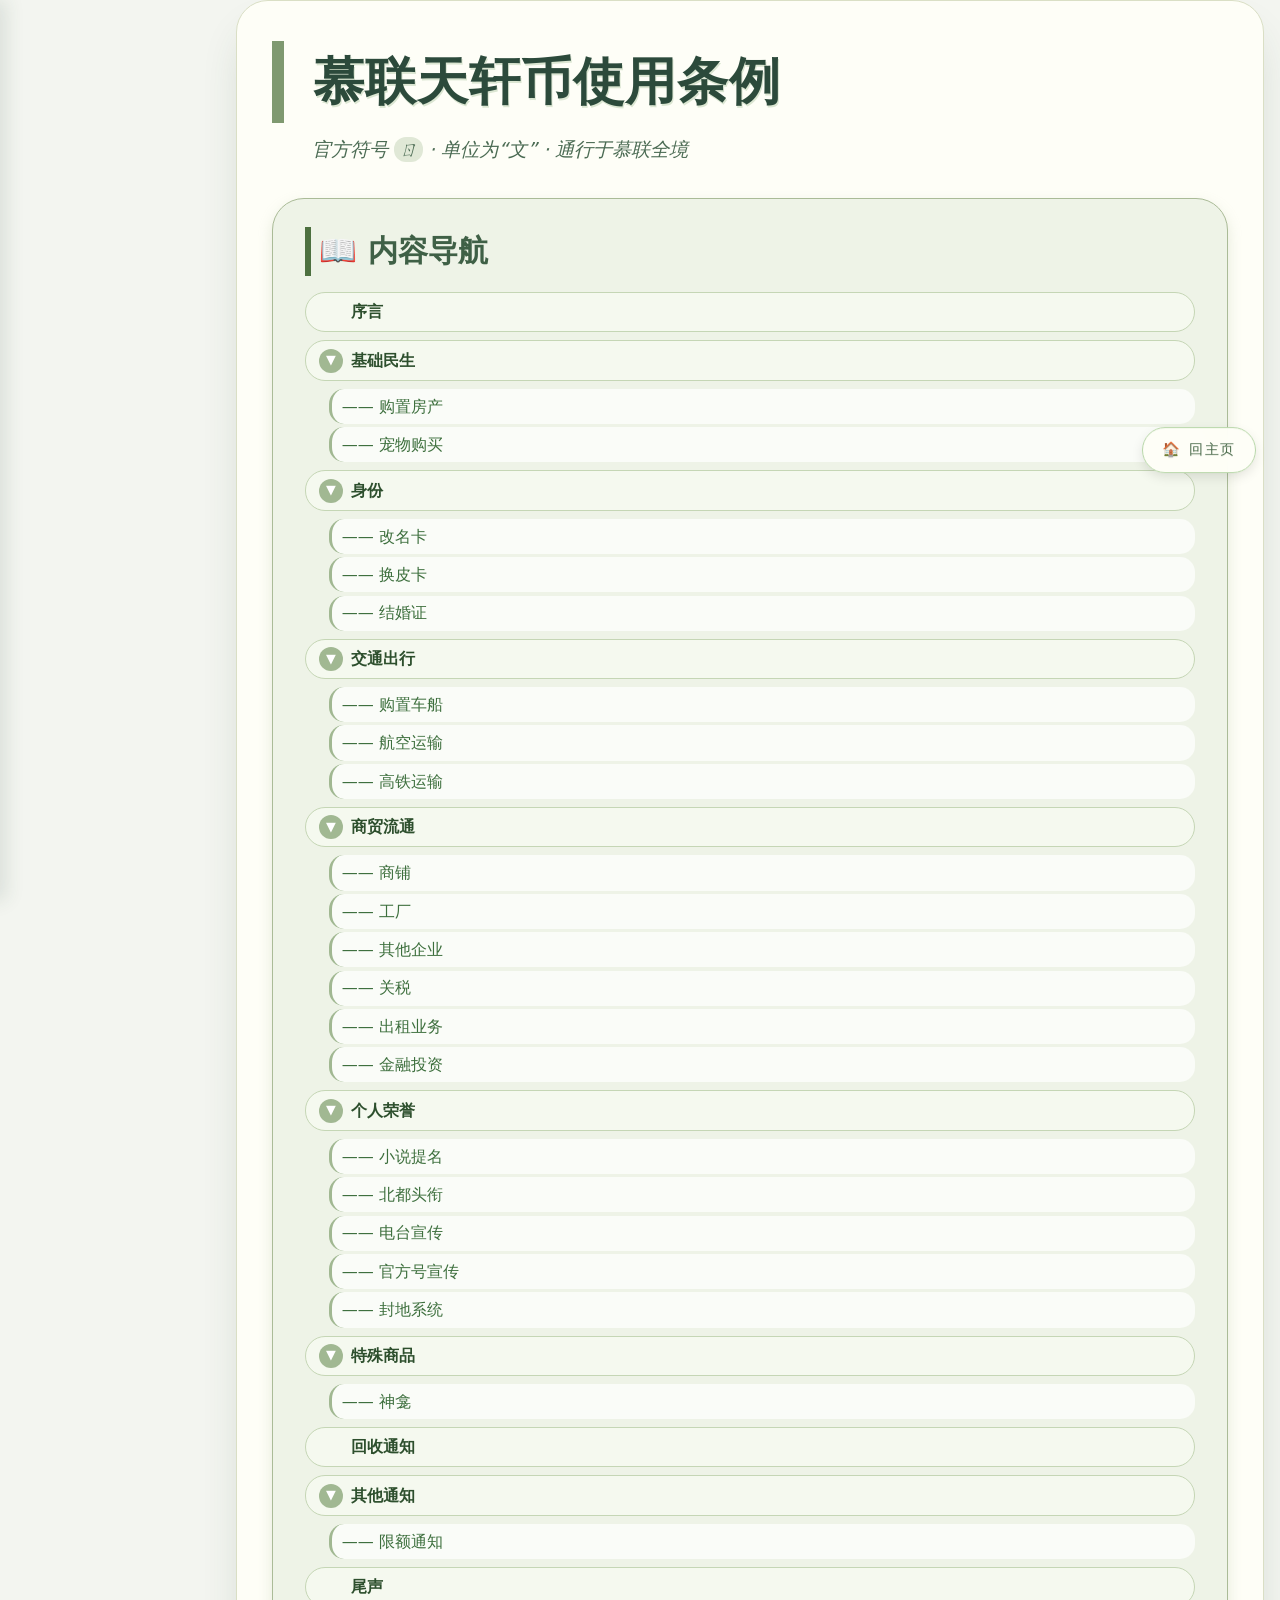
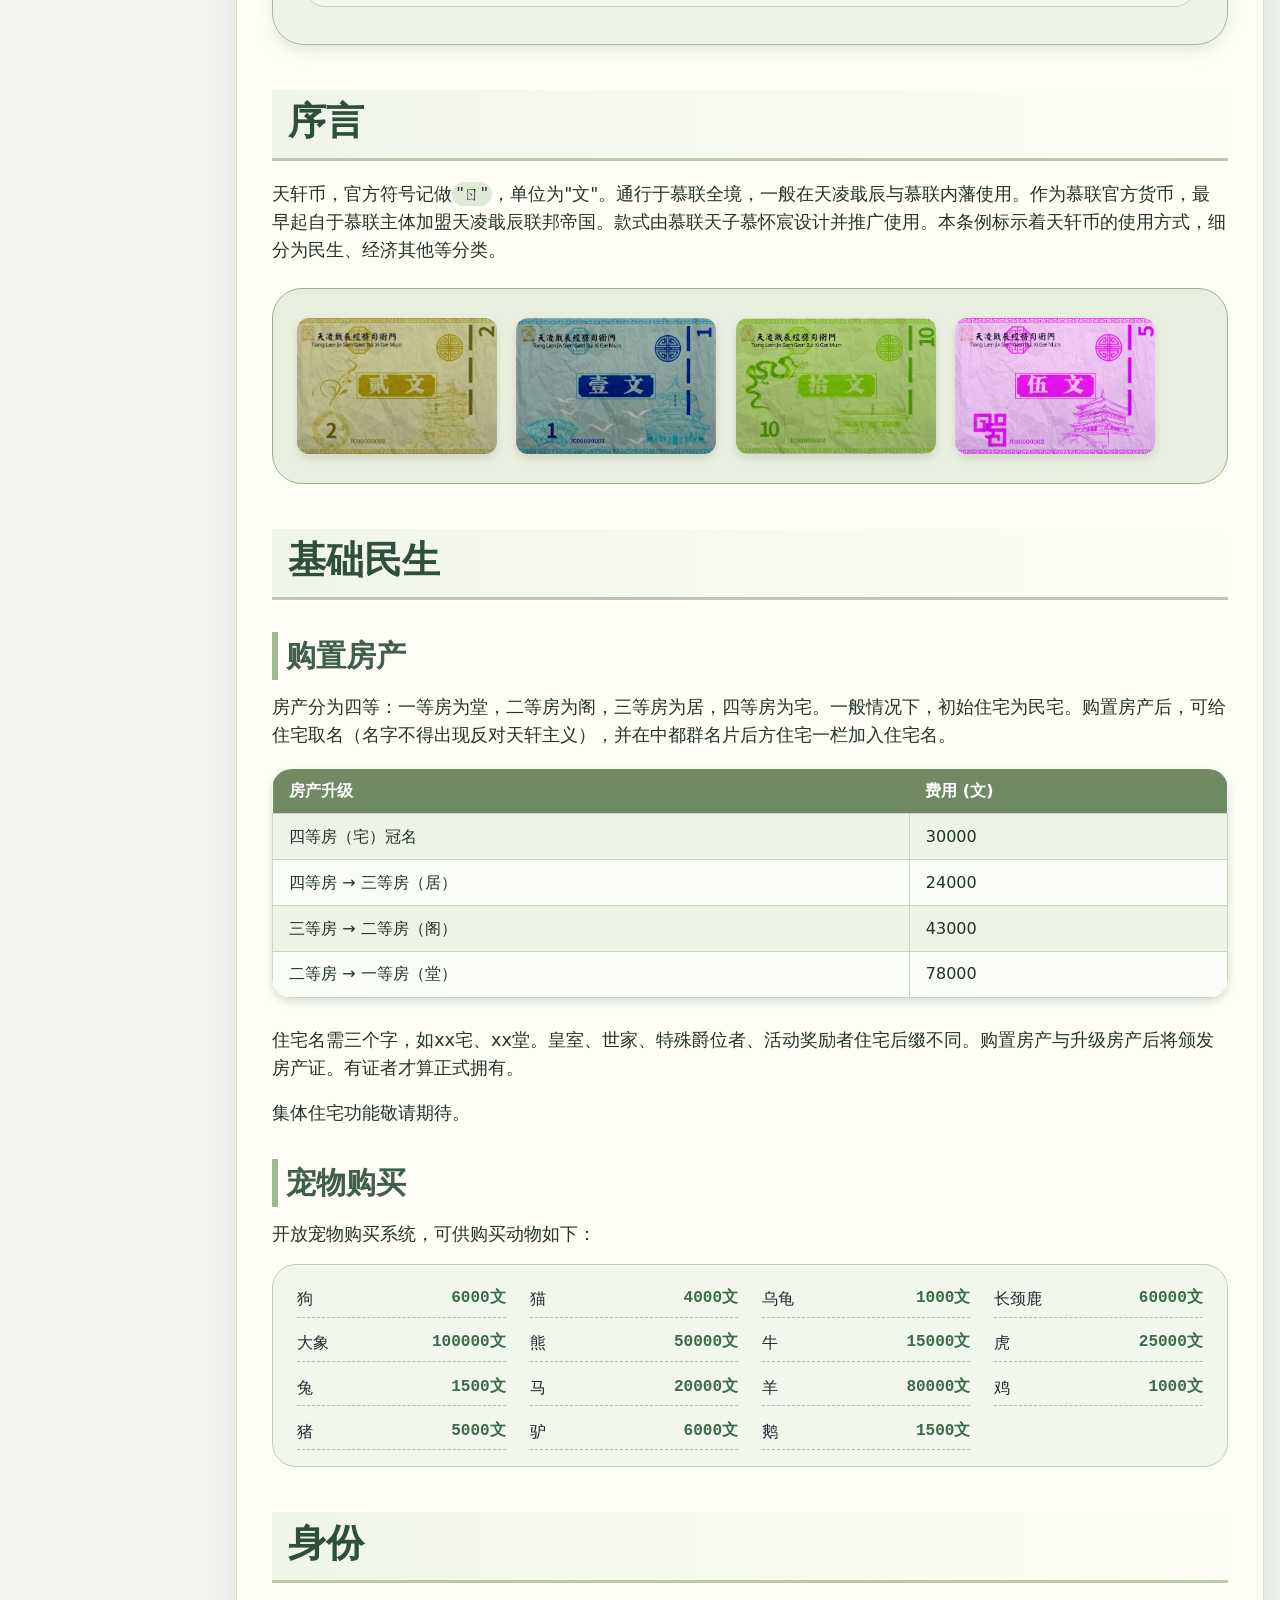
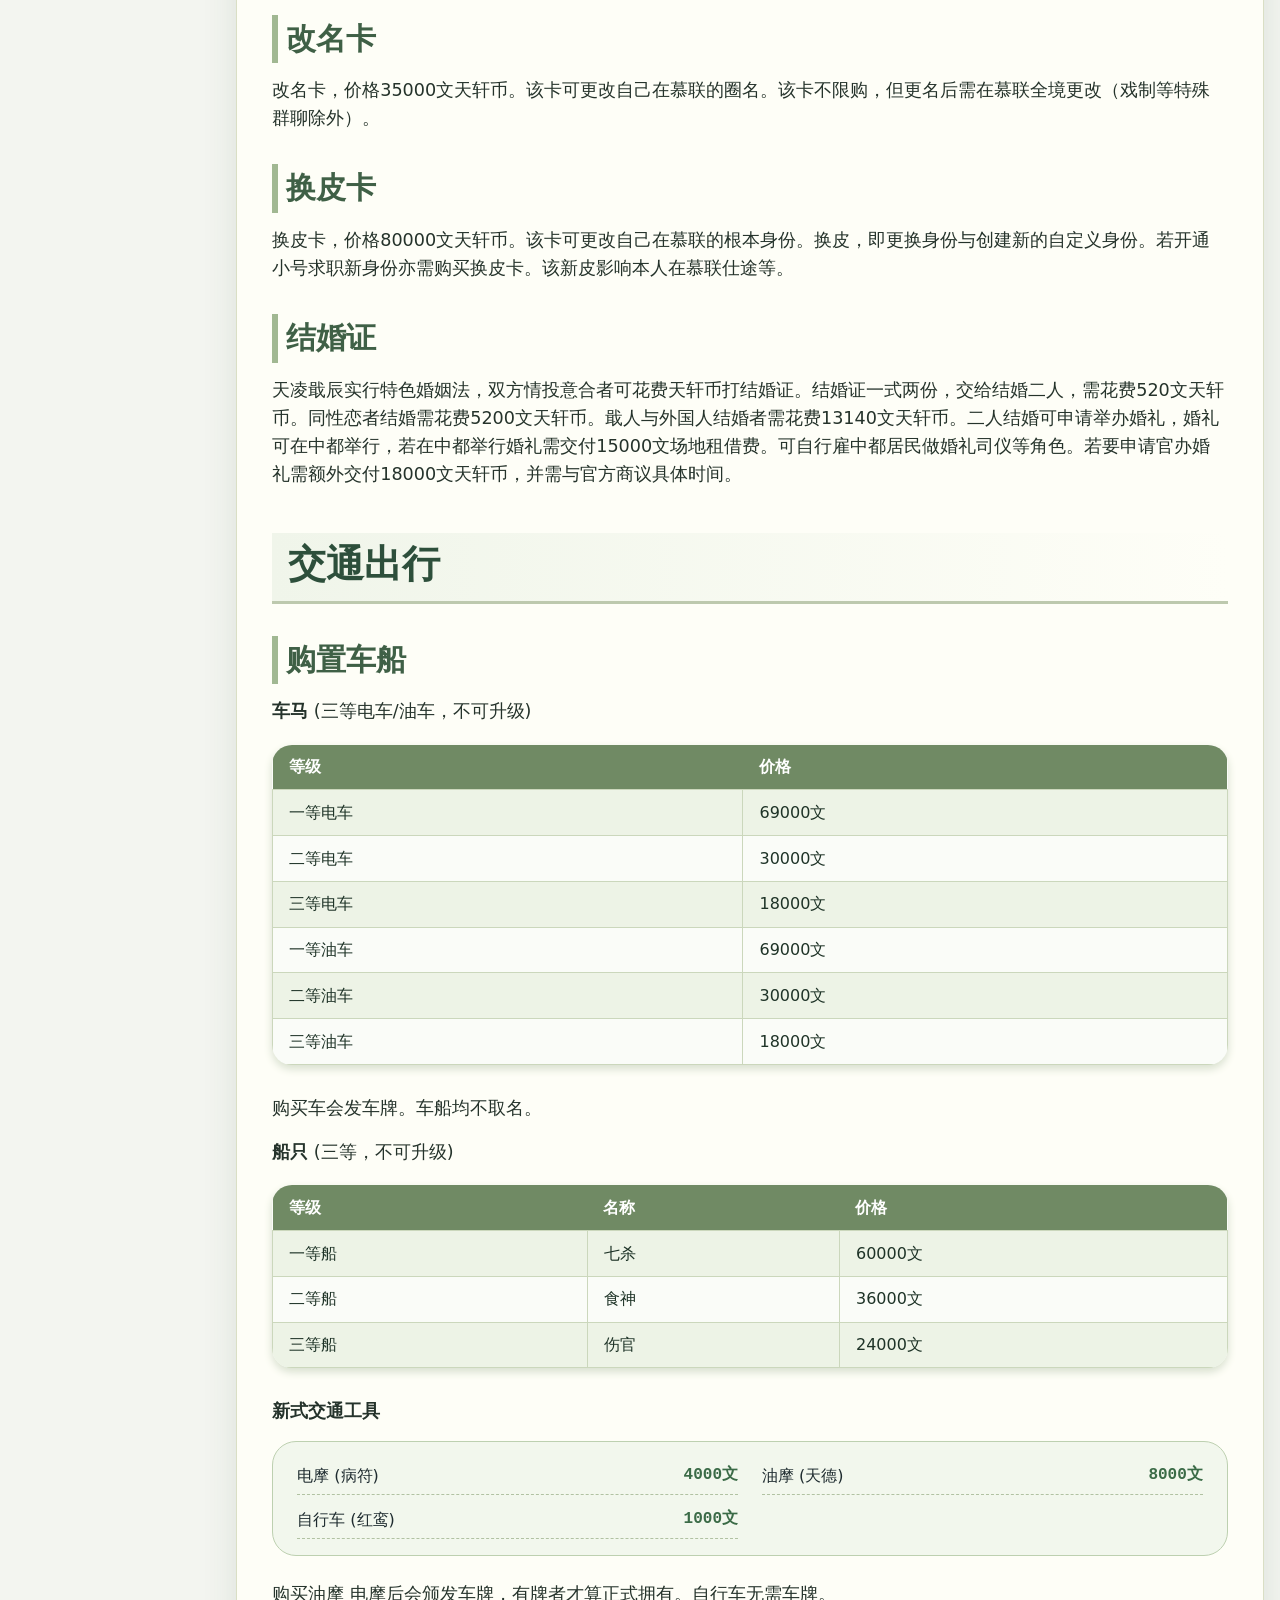
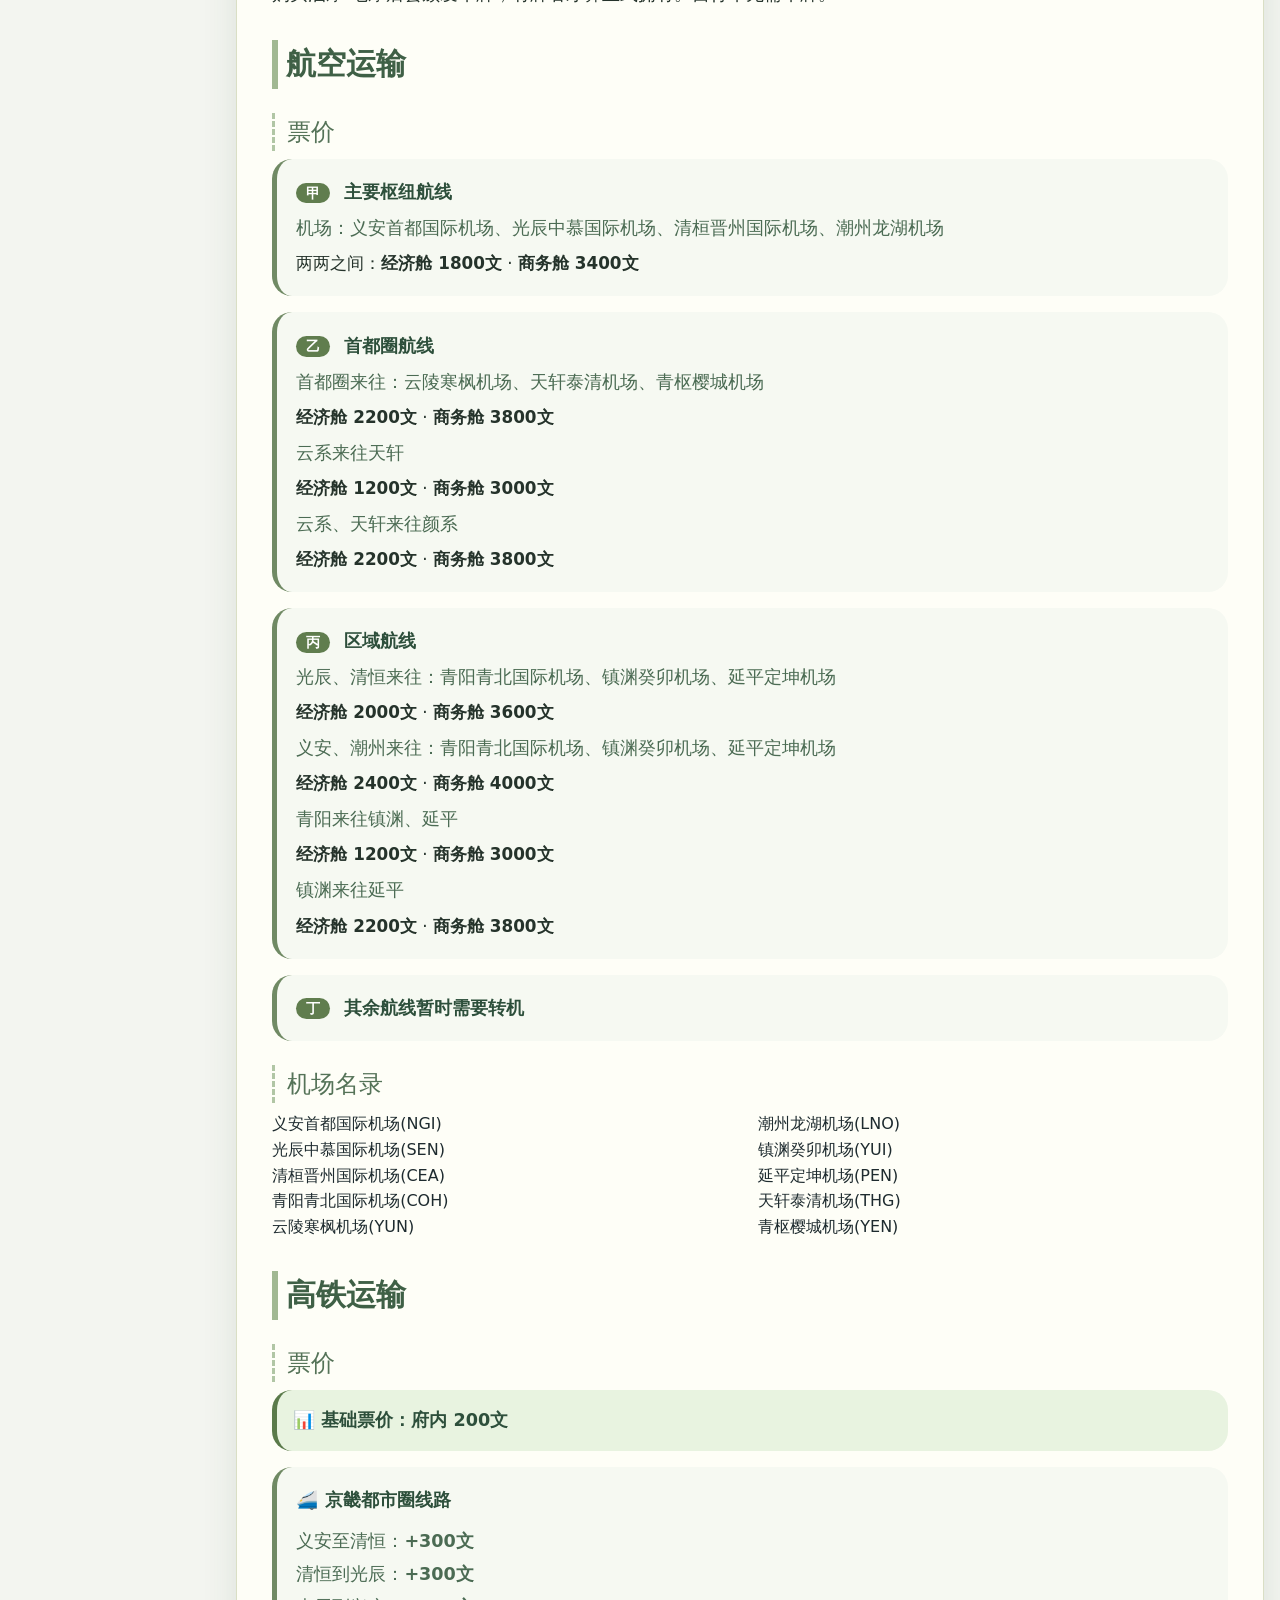
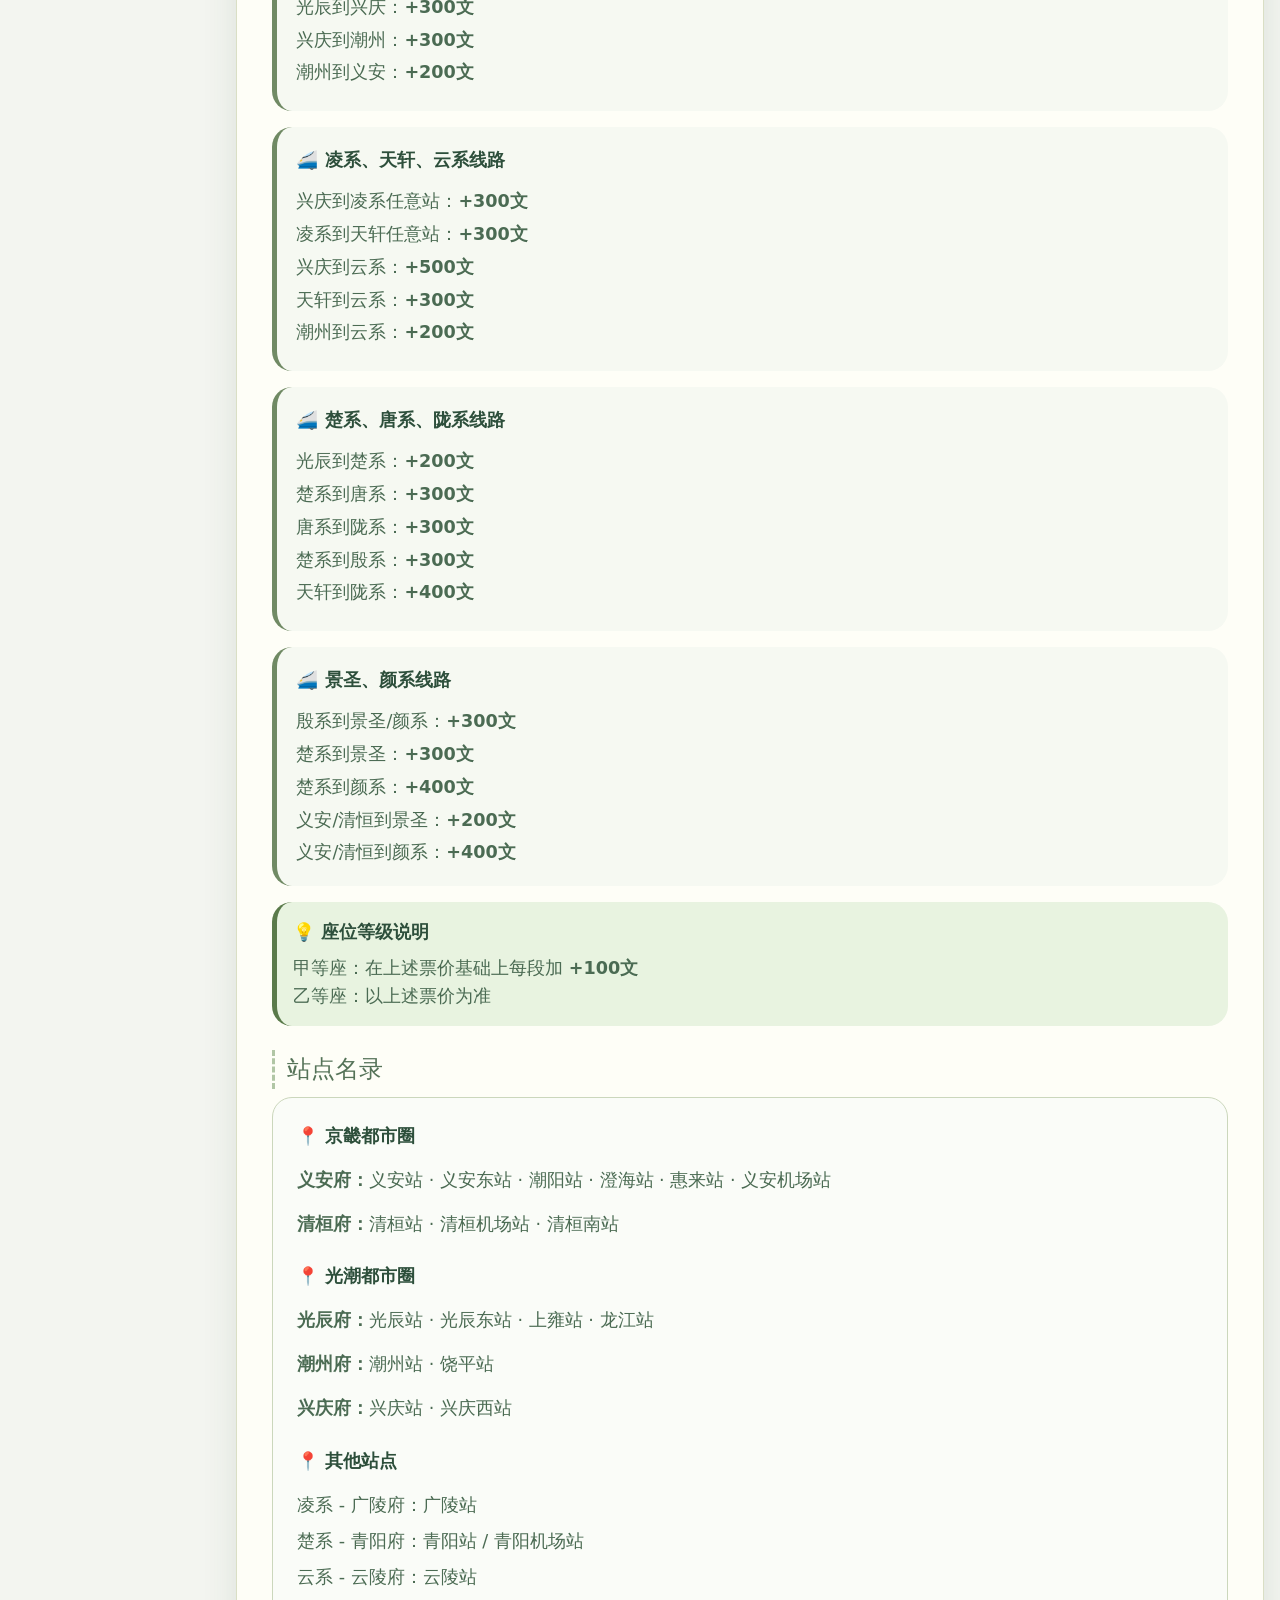
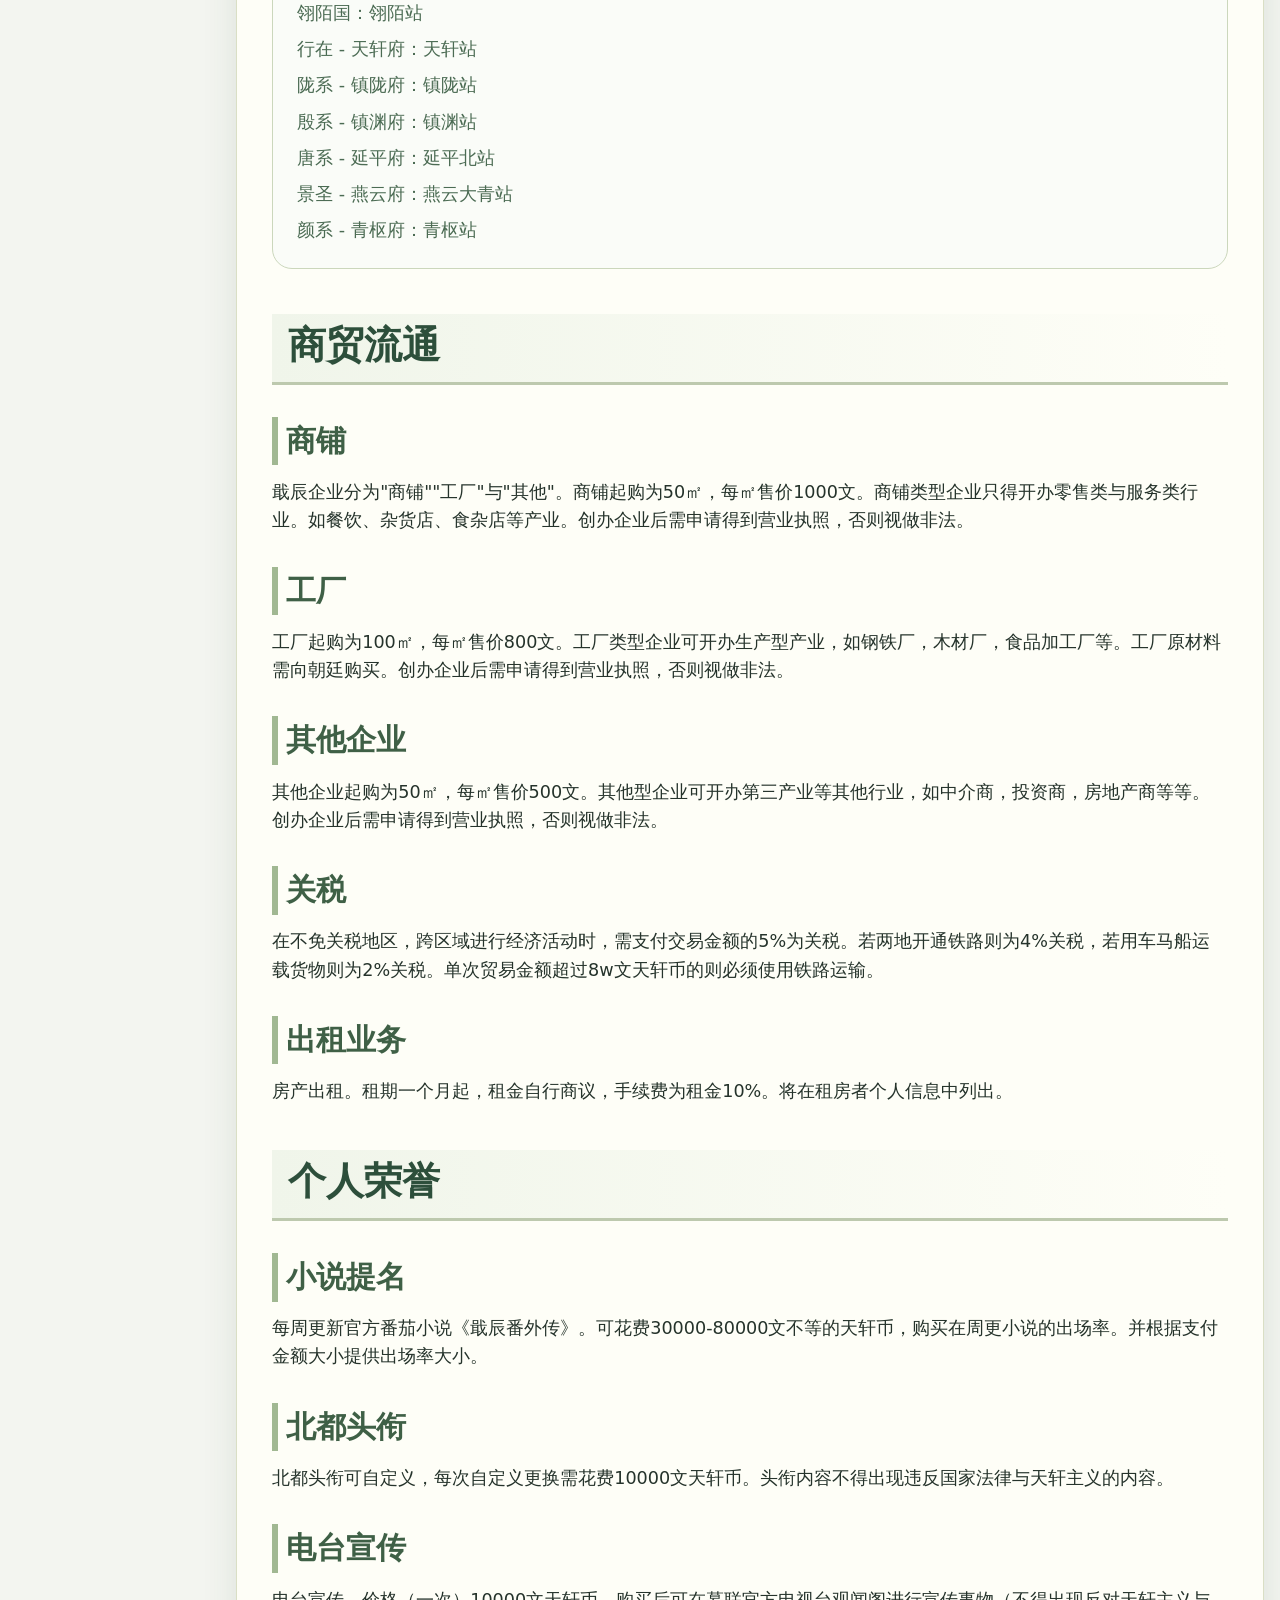
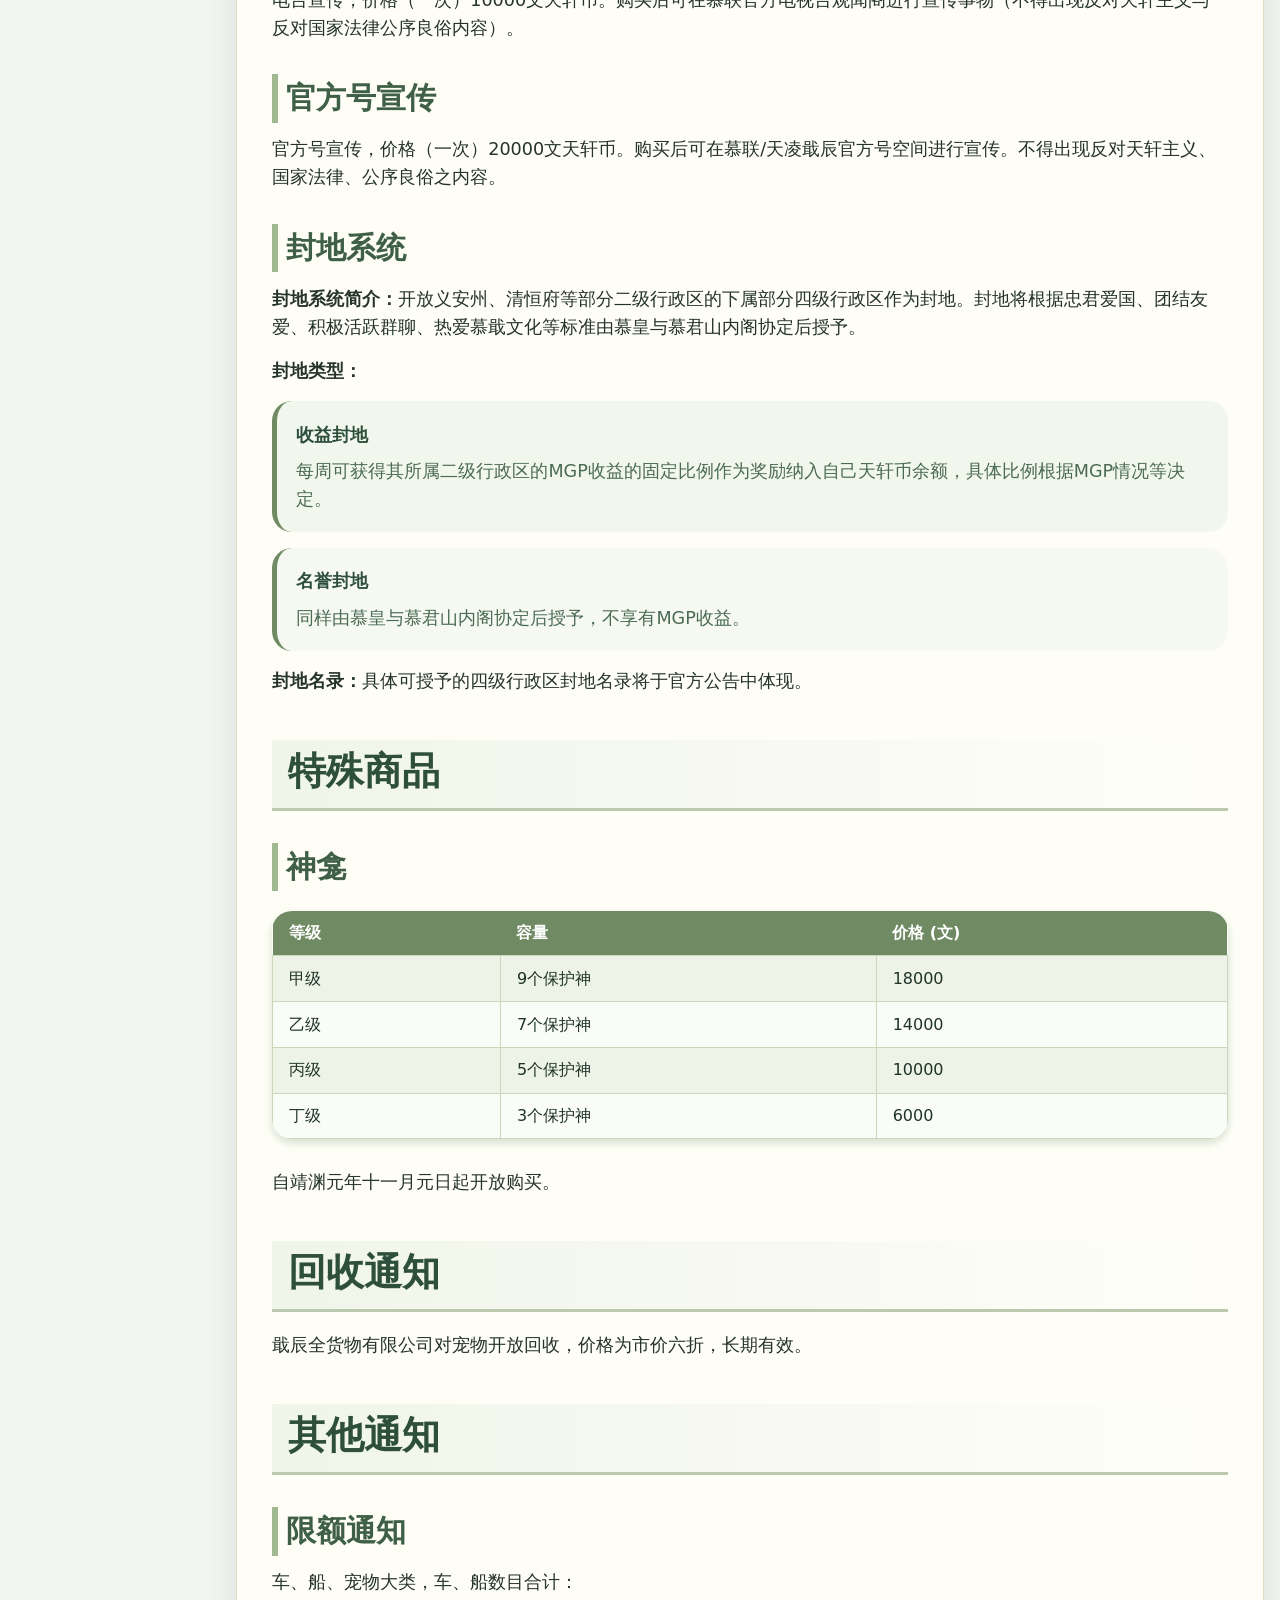
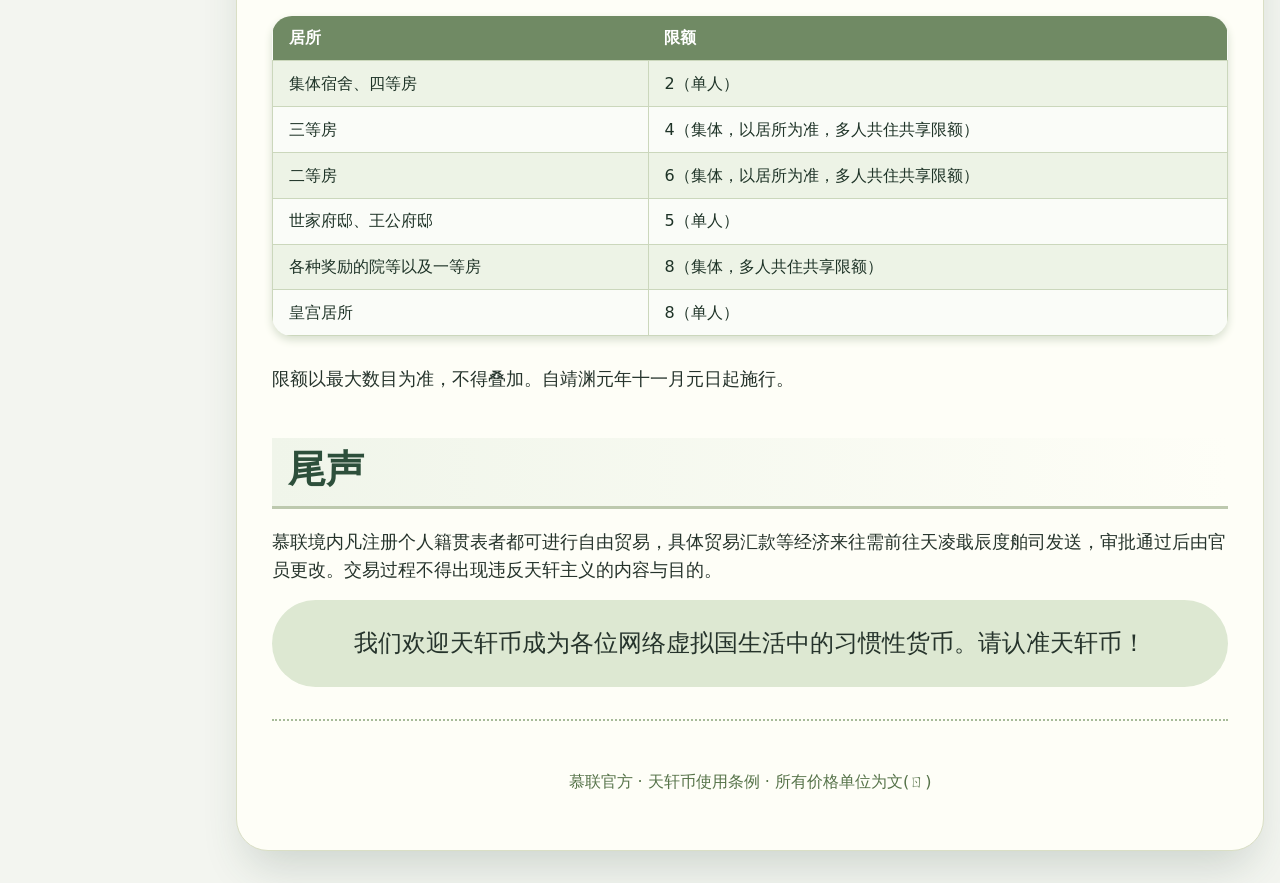
<file: pages/tiaoli.html>
<!DOCTYPE html>
<html lang="en">
<head>
    <meta charset="UTF-8">
    <meta name="viewport" content="width=device-width, initial-scale=1.0">
    <title>天轩币使用条例 · 慕联官方</title>
    <link rel="stylesheet" href="../assets/common.css">
    <style>
        html {
            scroll-padding-top: 160px;
        }

        body {
            font-family: 'Segoe UI', Roboto, system-ui, sans-serif;
            background-color: #f3f5f0;
            color: #1e2b2f;
            line-height: 1.6;
            padding: 0 1rem 2rem;
        }

        /* 一级导航条 */
        .top-nav {
            position: fixed;
            top: 0;
            left: 0;
            bottom: 0;
            width: 220px;
            z-index: 100;
            background: rgba(254, 254, 247, 0.96);
            backdrop-filter: blur(10px);
            border-right: 1px solid #bdc9ae;
            display: flex;
            flex-direction: column;
            justify-content: center;
            align-items: flex-start;
            gap: 0.6rem;
            padding: 2rem 1rem;
            box-shadow: 6px 0 18px rgba(43, 74, 59, 0.12);
            transform: translateX(-100%);
            transition: transform 0.3s ease;
        }
        .top-nav.open {
            transform: translateX(0);
        }
        .top-nav a {
            color: #2d4f3b;
            text-decoration: none;
            font-weight: 600;
            font-size: 1rem;
            padding: 0.55rem 1rem;
            border-radius: 30px;
            transition: background 0.2s, color 0.2s;
            white-space: nowrap;
            width: 100%;
            text-align: center;
        }
        .top-nav a:hover {
            background: #cbdbbc;
            color: #1d3b1d;
        }

        /* 移动端侧边导航触发按钮 */
        .nav-toggle {
            display: none;
            position: fixed;
            top: 0.8rem;
            left: 0.8rem;
            z-index: 110;
            background: rgba(254, 254, 247, 0.94);
            border: 1px solid #bdc9ae;
            border-radius: 50%;
            width: 44px;
            height: 44px;
            font-size: 1.4rem;
            color: #2d4f3b;
            cursor: pointer;
            backdrop-filter: blur(10px);
            box-shadow: 0 4px 12px rgba(43,74,59,0.12);
        }

        @media (max-width: 768px) {
            .top-nav {
                transform: translateX(-100%);
            }
            .top-nav.open {
                transform: translateX(0);
            }
            .nav-toggle {
                display: flex;
                align-items: center;
                justify-content: center;
            }
            .container {
                margin-left: 0;
                padding-top: 4rem;
            }
        }

        .container {
            max-width: 1300px;
            margin: 0 auto;
            background: #fefef7;
            border-radius: 32px;
            box-shadow: 0 25px 45px -12px #2b4a3b33;
            padding: 2.5rem 2.2rem;
            border: 1px solid #dadfc5;
        }

        /* 主标题 */
        h1 {
            font-size: 3.2rem;
            font-weight: 700;
            color: #2c4a3b;
            letter-spacing: 1px;
            border-left: 12px solid #7f9970;
            padding-left: 1.8rem;
            margin-bottom: 0.75rem;
            text-shadow: 1px 2px 0 #dbe6d2;
        }

        .subhead {
            font-size: 1.2rem;
            color: #4b6b53;
            margin-bottom: 2rem;
            padding-left: 2.5rem;
            font-style: italic;
        }

        /* 一级标题 (章节) */
        h2 {
            font-size: 2.4rem;
            font-weight: 650;
            margin-top: 2.8rem;
            margin-bottom: 1.2rem;
            color: #2d4f3b;
            border-bottom: 3px solid #bdc9ae;
            padding-bottom: 0.4rem;
            scroll-margin-top: 160px;
            background: linear-gradient(to right, #f0f5ea, transparent);
            padding-left: 1rem;
        }

        /* 二级标题 */
        h3 {
            font-size: 1.9rem;
            font-weight: 600;
            margin-top: 2rem;
            margin-bottom: 0.8rem;
            color: #3f6046;
            padding-left: 0.5rem;
            border-left: 6px solid #a1b892;
        }

        /* 三级标题 (用于票价内的小节) */
        h4 {
            font-size: 1.5rem;
            font-weight: 550;
            margin: 1.5rem 0 0.5rem 0;
            color: #557358;
            padding-left: 0.75rem;
            border-left: 3px dashed #b1c6a5;
        }

        /* 二级标题锚点滚动偏移 */
        h3 {
            scroll-margin-top: 160px;
        }

        /* 普通段落 */
        p {
            font-size: 1.1rem;
            margin-bottom: 1rem;
            color: #25332b;
        }

        /* 表格风格 (用于价格列表) */
        .price-table {
            width: 100%;
            border-collapse: collapse;
            margin: 1.2rem 0 1.8rem;
            background: #fafcf8;
            border-radius: 20px;
            overflow: hidden;
            box-shadow: 0 4px 8px #d7dfce;
        }

        .price-table th {
            background: #708a64;
            color: white;
            font-weight: 600;
            padding: 0.6rem 1rem;
            text-align: left;
            font-size: 1rem;
        }

        .price-table td {
            border: 1px solid #cbd7bc;
            padding: 0.6rem 1rem;
            color: #1e3327;
        }

        .price-table tr:nth-child(even) {
            background: #edf3e6;
        }

        /* 宠物等列表用双列布局 */
        .grid-list {
            display: grid;
            grid-template-columns: repeat(auto-fill, minmax(200px, 1fr));
            gap: 0.5rem 1.5rem;
            background: #f2f7ed;
            padding: 1rem 1.5rem;
            border-radius: 24px;
            border: 1px solid #bdd0b0;
            margin-bottom: 1.5rem;
        }

        .grid-item {
            display: flex;
            justify-content: space-between;
            border-bottom: 1px dashed #b1c2a2;
            padding: 0.3rem 0;
        }

        .grid-item span:first-child {
            font-weight: 500;
        }

        .grid-item span:last-child {
            font-family: 'Courier New', monospace;
            font-weight: 600;
            color: #3b6b47;
        }

        /* 图片占位区 */
        .coin-gallery {
            display: flex;
            flex-wrap: wrap;
            gap: 1.2rem;
            margin: 1.5rem 0 1rem;
            background: #e9efdf;
            border-radius: 30px;
            padding: 1.8rem 1.5rem;
            border: 1px solid #9ab386;
        }

        .coin-placeholder {
            background: #c5d6b5;
            width: 150px;
            height: 100px;
            border-radius: 20px;
            display: flex;
            align-items: center;
            justify-content: center;
            color: #3f5e3a;
            font-weight: 500;
            box-shadow: inset 0 2px 6px #617a55;
            border: 2px solid #fff6;
            font-size: 0.9rem;
            text-align: center;
            padding: 0.5rem;
        }

        /* 目录卡片 */
        .toc-card {
            background: #eef3e7;
            border-radius: 32px;
            padding: 1.8rem 2rem;
            margin: 2rem 0 2.5rem;
            border: 1px solid #aabb97;
            box-shadow: 0 6px 14px #abb89d4d;
        }

        .toc-card h3 {
            margin-top: 0;
            border-left-color: #4d7040;
        }

        /* 层级导航样式 */
        .toc-tree {
            margin-top: 1rem;
        }

        .toc-item {
            margin-bottom: 0.5rem;
        }

        .toc-item > a {
            color: #2d4f2d;
            text-decoration: none;
            font-weight: 600;
            padding: 0.4rem 0.8rem;
            border-radius: 20px;
            display: flex;
            align-items: center;
            transition: background 0.2s;
            background: #f5f9ef;
            border: 1px solid #c5d6b5;
        }

        .toc-item > a:hover {
            background: #cbdbbc;
            color: #1d3b1d;
        }

        .toc-toggle {
            margin-right: 0.5rem;
            font-size: 1.2rem;
            transition: transform 0.3s;
            cursor: pointer;
            width: 24px;
            height: 24px;
            display: flex;
            align-items: center;
            justify-content: center;
            background: #a1b892;
            border-radius: 50%;
            color: white;
            font-size: 0.8rem;
        }

        .toc-toggle.collapsed {
            transform: rotate(-90deg);
        }

        .toc-toggle.hidden {
            visibility: hidden;
        }

        .toc-children {
            margin-left: 1.5rem;
            margin-top: 0.5rem;
            display: block;
        }

        .toc-children.collapsed {
            display: none;
        }

        .toc-children a {
            color: #3d6f3d;
            text-decoration: none;
            font-weight: 500;
            padding: 0.3rem 0.6rem;
            border-radius: 15px;
            display: block;
            margin: 0.2rem 0;
            transition: background 0.2s;
            background: #fafcf8;
            border-left: 3px solid #a1b892;
        }

        .toc-children a:hover {
            background: #d5e6c5;
            color: #1d3b1d;
        }

        /* 响应式优化 */
        @media (max-width: 768px) {
            .toc-card {
                padding: 1.5rem 1.2rem;
            }

            .toc-children {
                margin-left: 1rem;
            }

            .toc-item > a {
                padding: 0.3rem 0.6rem;
                font-size: 0.95rem;
            }

            .toc-children a {
                font-size: 0.9rem;
                padding: 0.25rem 0.5rem;
            }
        }

        /* 桌面端侧边栏预留内容区 */
        @media (min-width: 769px) {
            .container {
                margin-left: 220px;
            }
        }

        /* 跳转链接卡片 (与之前设计一致) */
        .fare-link-card {
            background: #e2ebd8;
            border-radius: 40px;
            padding: 2rem 2.5rem;
            margin: 3rem 0 2rem;
            border: 1px solid #87a07b;
            text-align: center;
            box-shadow: 0 12px 18px -8px #627a57;
        }

        .btn-fare {
            display: inline-block;
            background: #446544;
            color: white;
            font-size: 1.7rem;
            font-weight: 600;
            padding: 1rem 3.5rem;
            border-radius: 60px;
            text-decoration: none;
            box-shadow: 0 6px 0 #1f331f;
            transition: 0.1s ease;
            margin: 1rem 0;
            border: 2px solid #b7d6a8;
        }

        .btn-fare:hover {
            background: #2c4f2c;
            transform: translateY(2px);
            box-shadow: 0 4px 0 #1f331f;
        }

        .footnote {
            font-size: 0.95rem;
            color: #557055;
            background: #f4f9ef;
            padding: 0.4rem 1rem;
            border-radius: 40px;
            display: inline-block;
        }

        hr {
            border: none;
            border-top: 2px dotted #a6ba99;
            margin: 2rem 0;
        }

        /* 小型徽章 */
        .badge {
            background: #607d4e;
            color: white;
            padding: 0.15rem 0.6rem;
            border-radius: 30px;
            font-size: 0.85rem;
            margin-right: 0.5rem;
        }

        /* 处理 toc 锚点 */
        .anchor {
            scroll-margin-top: 120px;
        }

        /* 特殊符号 */
        .currency-sym {
            font-family: 'Segoe UI', 'Arial Unicode MS', sans-serif;
            background: #e0e8d6;
            padding: 0.1rem 0.3rem;
            border-radius: 12px;
        }

        /* 回主页按钮 */
        .btn-home-fixed {
            position: fixed;
            right: 1.5rem;
            top: 50%;
            transform: translateY(-50%);
            z-index: 100;
            display: inline-flex;
            align-items: center;
            gap: 0.45rem;
            padding: 0.65rem 1.2rem;
            font-size: 0.9rem;
            color: #446544;
            background: rgba(254, 254, 247, 0.96);
            border: 1px solid #b7d6a8;
            border-radius: 40px;
            text-decoration: none;
            letter-spacing: 0.1rem;
            backdrop-filter: blur(10px);
            transition: all 0.3s ease;
            box-shadow: 0 4px 12px rgba(0,0,0,0.1);
        }
        .btn-home-fixed:hover {
            background: #e2ebd8;
            border-color: #708a64;
            color: #2d4f3b;
            box-shadow: 0 6px 18px rgba(0,0,0,0.15);
        }
        .btn-home-fixed:active {
            transform: translateY(-50%) scale(0.97);
        }
        @media (max-width: 768px) {
            .btn-home-fixed {
                right: 50%;
                transform: translateX(50%);
                top: auto;
                bottom: 1.5rem;
            }
            .btn-home-fixed:active {
                transform: translateX(50%) scale(0.97);
            }
        }
    </style>
</head>
<body>
<a href="../index.html" class="btn-home-fixed">
    <span>🏠</span>
    <span>回主页</span>
</a>
<button class="nav-toggle" onclick="toggleNav()" aria-label="菜单">☰</button>
<nav class="top-nav" id="topNav">
    <a href="#preamble">序言</a>
    <a href="#basic-livelihood">基础民生</a>
    <a href="#identity">身份</a>
    <a href="#transport">交通出行</a>
    <a href="#commerce">商贸流通</a>
    <a href="#honor">个人荣誉</a>
    <a href="#special-goods">特殊商品</a>
    <a href="#recycle">回收通知</a>
    <a href="#other-notice">其他通知</a>
    <a href="#epilogue">尾声</a>
</nav>
<div class="container">
    <h1>慕联天轩币使用条例</h1>
    <div class="subhead">官方符号 <span class="currency-sym">ㄖ</span>  ·  单位为“文”  ·  通行于慕联全境</div>

    <!-- 目录导航 (层级结构) -->
    <div class="toc-card">
        <h3 style="margin-top:0;">📖 内容导航</h3>
        <div class="toc-tree">
            <div class="toc-item">
                <a href="#preamble"><span class="toc-toggle hidden">▼</span>序言</a>
            </div>
            
            <div class="toc-item">
                <a href="#basic-livelihood" onclick="toggleToc(this)"><span class="toc-toggle">▼</span>基础民生</a>
                <div class="toc-children">
                    <a href="#real-estate">—— 购置房产</a>
                    <a href="#pets">—— 宠物购买</a>
                </div>
            </div>
            
            <div class="toc-item">
                <a href="#identity" onclick="toggleToc(this)"><span class="toc-toggle">▼</span>身份</a>
                <div class="toc-children">
                    <a href="#rename">—— 改名卡</a>
                    <a href="#reskin">—— 换皮卡</a>
                    <a href="#marriage">—— 结婚证</a>
                </div>
            </div>
            
            <div class="toc-item">
                <a href="#transport" onclick="toggleToc(this)"><span class="toc-toggle">▼</span>交通出行</a>
                <div class="toc-children">
                    <a href="#vehicles">—— 购置车船</a>
                    <a href="#air">—— 航空运输</a>
                    <a href="#highspeed">—— 高铁运输</a>
                </div>
            </div>
            
            <div class="toc-item">
                <a href="#commerce" onclick="toggleToc(this)"><span class="toc-toggle">▼</span>商贸流通</a>
                <div class="toc-children">
                    <a href="#shops">—— 商铺</a>
                    <a href="#factory">—— 工厂</a>
                    <a href="#other-enterprise">—— 其他企业</a>
                    <a href="#tariff">—— 关税</a>
                    <a href="#rent">—— 出租业务</a>
                    <a href="#finance">—— 金融投资</a>
                </div>
            </div>
            
            <div class="toc-item">
                <a href="#honor" onclick="toggleToc(this)"><span class="toc-toggle">▼</span>个人荣誉</a>
                <div class="toc-children">
                    <a href="#novel">—— 小说提名</a>
                    <a href="#beitou">—— 北都头衔</a>
                    <a href="#radio">—— 电台宣传</a>
                    <a href="#official">—— 官方号宣传</a>
                    <a href="#fengdi">—— 封地系统</a>
                </div>
            </div>
            
            <div class="toc-item">
                <a href="#special-goods" onclick="toggleToc(this)"><span class="toc-toggle">▼</span>特殊商品</a>
                <div class="toc-children">
                    <a href="#shrine">—— 神龛</a>
                </div>
            </div>
            
            <div class="toc-item">
                <a href="#recycle"><span class="toc-toggle hidden">▼</span>回收通知</a>
            </div>
            
            <div class="toc-item">
                <a href="#other-notice" onclick="toggleToc(this)"><span class="toc-toggle">▼</span>其他通知</a>
                <div class="toc-children">
                    <a href="#limit-notice">—— 限额通知</a>
                </div>
            </div>
            
            <div class="toc-item">
                <a href="#epilogue"><span class="toc-toggle hidden">▼</span>尾声</a>
            </div>
        </div>
    </div>

    <!-- 序言 -->
    <section id="preamble" class="anchor">
        <h2>序言</h2>
        <p>天轩币，官方符号记做<span class="currency-sym">"ㄖ"</span>，单位为"文"。通行于慕联全境，一般在天凌戢辰与慕联内藩使用。作为慕联官方货币，最早起自于慕联主体加盟天凌戢辰联邦帝国。款式由慕联天子慕怀宸设计并推广使用。本条例标示着天轩币的使用方式，细分为民生、经济其他等分类。</p>

        <!-- 图片展示区 -->
        <div class="coin-gallery">
            <img src="../photos/图片 1.png" alt="天轩币样式 正面" style="width: 200px; height: auto; border-radius: 12px; box-shadow: 0 4px 8px rgba(0,0,0,0.1);">
            <img src="../photos/图片 2.png" alt="天轩币样式 背面" style="width: 200px; height: auto; border-radius: 12px; box-shadow: 0 4px 8px rgba(0,0,0,0.1);">
            <img src="../photos/图片 3.png" alt="天轩币样式 细节" style="width: 200px; height: auto; border-radius: 12px; box-shadow: 0 4px 8px rgba(0,0,0,0.1);">
            <img src="../photos/图片 4.png" alt="天轩币样式 套装" style="width: 200px; height: auto; border-radius: 12px; box-shadow: 0 4px 8px rgba(0,0,0,0.1);">
        </div>
    </section>

    <!-- 基础民生 -->
    <section id="basic-livelihood" class="anchor">
        <h2>基础民生</h2>

        <h3 id="real-estate">购置房产</h3>
        <p>房产分为四等：一等房为堂，二等房为阁，三等房为居，四等房为宅。一般情况下，初始住宅为民宅。购置房产后，可给住宅取名（名字不得出现反对天轩主义），并在中都群名片后方住宅一栏加入住宅名。</p>
        <table class="price-table">
            <tr><th>房产升级</th><th>费用 (文)</th></tr>
            <tr><td>四等房（宅）冠名</td><td>30000</td></tr>
            <tr><td>四等房 → 三等房（居）</td><td>24000</td></tr>
            <tr><td>三等房 → 二等房（阁）</td><td>43000</td></tr>
            <tr><td>二等房 → 一等房（堂）</td><td>78000</td></tr>
        </table>
        <p>住宅名需三个字，如xx宅、xx堂。皇室、世家、特殊爵位者、活动奖励者住宅后缀不同。购置房产与升级房产后将颁发房产证。有证者才算正式拥有。</p>
        <p>集体住宅功能敬请期待。</p>

        <h3 id="pets">宠物购买</h3>
        <p>开放宠物购买系统，可供购买动物如下：</p>
        <div class="grid-list">
            <div class="grid-item"><span>狗</span><span>6000文</span></div>
            <div class="grid-item"><span>猫</span><span>4000文</span></div>
            <div class="grid-item"><span>乌龟</span><span>1000文</span></div>
            <div class="grid-item"><span>长颈鹿</span><span>60000文</span></div>
            <div class="grid-item"><span>大象</span><span>100000文</span></div>
            <div class="grid-item"><span>熊</span><span>50000文</span></div>
            <div class="grid-item"><span>牛</span><span>15000文</span></div>
            <div class="grid-item"><span>虎</span><span>25000文</span></div>
            <div class="grid-item"><span>兔</span><span>1500文</span></div>
            <div class="grid-item"><span>马</span><span>20000文</span></div>
            <div class="grid-item"><span>羊</span><span>80000文</span></div>
            <div class="grid-item"><span>鸡</span><span>1000文</span></div>
            <div class="grid-item"><span>猪</span><span>5000文</span></div>
            <div class="grid-item"><span>驴</span><span>6000文</span></div>
            <div class="grid-item"><span>鹅</span><span>1500文</span></div>
        </div>
    </section>

    <!-- 身份 -->
    <section id="identity" class="anchor">
        <h2>身份</h2>

        <h3 id="rename">改名卡</h3>
        <p>改名卡，价格35000文天轩币。该卡可更改自己在慕联的圈名。该卡不限购，但更名后需在慕联全境更改（戏制等特殊群聊除外）。</p>

        <h3 id="reskin">换皮卡</h3>
        <p>换皮卡，价格80000文天轩币。该卡可更改自己在慕联的根本身份。换皮，即更换身份与创建新的自定义身份。若开通小号求职新身份亦需购买换皮卡。该新皮影响本人在慕联仕途等。</p>

        <h3 id="marriage">结婚证</h3>
        <p>天凌戢辰实行特色婚姻法，双方情投意合者可花费天轩币打结婚证。结婚证一式两份，交给结婚二人，需花费520文天轩币。同性恋者结婚需花费5200文天轩币。戢人与外国人结婚者需花费13140文天轩币。二人结婚可申请举办婚礼，婚礼可在中都举行，若在中都举行婚礼需交付15000文场地租借费。可自行雇中都居民做婚礼司仪等角色。若要申请官办婚礼需额外交付18000文天轩币，并需与官方商议具体时间。</p>
    </section>

    <!-- 交通出行 -->
    <section id="transport" class="anchor">
        <h2>交通出行</h2>

        <h3 id="vehicles">购置车船</h3>
        <p><strong>车马</strong> (三等电车/油车，不可升级)</p>
        <table class="price-table">
            <tr><th>等级</th><th>价格</th></tr>
            <tr><td>一等电车</td><td>69000文</td></tr>
            <tr><td>二等电车</td><td>30000文</td></tr>
            <tr><td>三等电车</td><td>18000文</td></tr>
            <tr><td>一等油车</td><td>69000文</td></tr>
            <tr><td>二等油车</td><td>30000文</td></tr>
            <tr><td>三等油车</td><td>18000文</td></tr>
        </table>
        <p>购买车会发车牌。车船均不取名。</p>

        <p><strong>船只</strong> (三等，不可升级)</p>
        <table class="price-table">
            <tr><th>等级</th><th>名称</th><th>价格</th></tr>
            <tr><td>一等船</td><td>七杀</td><td>60000文</td></tr>
            <tr><td>二等船</td><td>食神</td><td>36000文</td></tr>
            <tr><td>三等船</td><td>伤官</td><td>24000文</td></tr>
        </table>

        <p><strong>新式交通工具</strong> </p>
        <div class="grid-list" style="grid-template-columns:repeat(2,1fr);">
            <div class="grid-item"><span>电摩 (病符)</span><span>4000文</span></div>
            <div class="grid-item"><span>油摩 (天德)</span><span>8000文</span></div>
            <div class="grid-item"><span>自行车 (红鸾)</span><span>1000文</span></div>
        </div>
        <p>购买油摩 电摩后会颁发车牌，有牌者才算正式拥有。自行车无需车牌。</p>

        <h3 id="air">航空运输</h3>
        <h4>票价</h4>
        
        <div style="background:#f6f9f2; padding:1.2rem; border-radius:20px; margin-bottom:1rem; border-left:5px solid #708a64;">
            <p style="margin-bottom:0.5rem; font-weight:600; color:#2d4f3b;"><span class="badge">甲</span> 主要枢纽航线</p>
            <p style="margin-bottom:0.5rem; color:#4b6b53;">机场：义安首都国际机场、光辰中慕国际机场、清桓晋州国际机场、潮州龙湖机场</p>
            <p style="margin:0; font-size:1.05rem;">两两之间：<strong>经济舱 1800文</strong> · <strong>商务舱 3400文</strong></p>
        </div>
        
        <div style="background:#f6f9f2; padding:1.2rem; border-radius:20px; margin-bottom:1rem; border-left:5px solid #708a64;">
            <p style="margin-bottom:0.5rem; font-weight:600; color:#2d4f3b;"><span class="badge">乙</span> 首都圈航线</p>
            <p style="margin-bottom:0.5rem; color:#4b6b53;">首都圈来往：云陵寒枫机场、天轩泰清机场、青枢樱城机场</p>
            <p style="margin-bottom:0.5rem; font-size:1.05rem;"><strong>经济舱 2200文</strong> · <strong>商务舱 3800文</strong></p>
            <p style="margin-bottom:0.5rem; color:#4b6b53;">云系来往天轩</p>
            <p style="margin-bottom:0.5rem; font-size:1.05rem;"><strong>经济舱 1200文</strong> · <strong>商务舱 3000文</strong></p>
            <p style="margin-bottom:0.5rem; color:#4b6b53;">云系、天轩来往颜系</p>
            <p style="margin:0; font-size:1.05rem;"><strong>经济舱 2200文</strong> · <strong>商务舱 3800文</strong></p>
        </div>
        
        <div style="background:#f6f9f2; padding:1.2rem; border-radius:20px; margin-bottom:1rem; border-left:5px solid #708a64;">
            <p style="margin-bottom:0.5rem; font-weight:600; color:#2d4f3b;"><span class="badge">丙</span> 区域航线</p>
            <p style="margin-bottom:0.5rem; color:#4b6b53;">光辰、清恒来往：青阳青北国际机场、镇渊癸卯机场、延平定坤机场</p>
            <p style="margin-bottom:0.5rem; font-size:1.05rem;"><strong>经济舱 2000文</strong> · <strong>商务舱 3600文</strong></p>
            <p style="margin-bottom:0.5rem; color:#4b6b53;">义安、潮州来往：青阳青北国际机场、镇渊癸卯机场、延平定坤机场</p>
            <p style="margin-bottom:0.5rem; font-size:1.05rem;"><strong>经济舱 2400文</strong> · <strong>商务舱 4000文</strong></p>
            <p style="margin-bottom:0.5rem; color:#4b6b53;">青阳来往镇渊、延平</p>
            <p style="margin-bottom:0.5rem; font-size:1.05rem;"><strong>经济舱 1200文</strong> · <strong>商务舱 3000文</strong></p>
            <p style="margin-bottom:0.5rem; color:#4b6b53;">镇渊来往延平</p>
            <p style="margin:0; font-size:1.05rem;"><strong>经济舱 2200文</strong> · <strong>商务舱 3800文</strong></p>
        </div>
        
        <div style="background:#f6f9f2; padding:1.2rem; border-radius:20px; border-left:5px solid #708a64;">
            <p style="margin:0; font-weight:600; color:#2d4f3b;"><span class="badge">丁</span> 其余航线暂时需要转机</p>
        </div>

        <h4>机场名录</h4>
        <ul style="columns:2; list-style: none; padding-left:0;">
            <li>义安首都国际机场(NGI)</li><li>光辰中慕国际机场(SEN)</li>
            <li>清桓晋州国际机场(CEA)</li><li>青阳青北国际机场(COH)</li>
            <li>云陵寒枫机场(YUN)</li><li>潮州龙湖机场(LNO)</li>
            <li>镇渊癸卯机场(YUI)</li><li>延平定坤机场(PEN)</li>
            <li>天轩泰清机场(THG)</li><li>青枢樱城机场(YEN)</li>
        </ul>

        <h3 id="highspeed">高铁运输</h3>
        <h4>票价</h4>
        
        <div style="background:#e8f3e0; padding:1rem; border-radius:20px; margin-bottom:1rem; border-left:5px solid #5a7a4a;">
            <p style="margin:0; font-weight:600; color:#2d4f3b;">📊 基础票价：府内 200文</p>
        </div>
        
        <div style="background:#f6f9f2; padding:1.2rem; border-radius:20px; margin-bottom:1rem; border-left:5px solid #708a64;">
            <p style="margin-bottom:0.8rem; font-weight:600; color:#2d4f3b;">🚄 京畿都市圈线路</p>
            <p style="margin-bottom:0.3rem; color:#4b6b53;">义安至清恒：<strong>+300文</strong></p>
            <p style="margin-bottom:0.3rem; color:#4b6b53;">清恒到光辰：<strong>+300文</strong></p>
            <p style="margin-bottom:0.3rem; color:#4b6b53;">光辰到兴庆：<strong>+300文</strong></p>
            <p style="margin-bottom:0.3rem; color:#4b6b53;">兴庆到潮州：<strong>+300文</strong></p>
            <p style="margin-bottom:0.3rem; color:#4b6b53;">潮州到义安：<strong>+200文</strong></p>
        </div>
        
        <div style="background:#f6f9f2; padding:1.2rem; border-radius:20px; margin-bottom:1rem; border-left:5px solid #708a64;">
            <p style="margin-bottom:0.8rem; font-weight:600; color:#2d4f3b;">🚄 凌系、天轩、云系线路</p>
            <p style="margin-bottom:0.3rem; color:#4b6b53;">兴庆到凌系任意站：<strong>+300文</strong></p>
            <p style="margin-bottom:0.3rem; color:#4b6b53;">凌系到天轩任意站：<strong>+300文</strong></p>
            <p style="margin-bottom:0.3rem; color:#4b6b53;">兴庆到云系：<strong>+500文</strong></p>
            <p style="margin-bottom:0.3rem; color:#4b6b53;">天轩到云系：<strong>+300文</strong></p>
            <p style="margin-bottom:0.3rem; color:#4b6b53;">潮州到云系：<strong>+200文</strong></p>
        </div>
        
        <div style="background:#f6f9f2; padding:1.2rem; border-radius:20px; margin-bottom:1rem; border-left:5px solid #708a64;">
            <p style="margin-bottom:0.8rem; font-weight:600; color:#2d4f3b;">🚄 楚系、唐系、陇系线路</p>
            <p style="margin-bottom:0.3rem; color:#4b6b53;">光辰到楚系：<strong>+200文</strong></p>
            <p style="margin-bottom:0.3rem; color:#4b6b53;">楚系到唐系：<strong>+300文</strong></p>
            <p style="margin-bottom:0.3rem; color:#4b6b53;">唐系到陇系：<strong>+300文</strong></p>
            <p style="margin-bottom:0.3rem; color:#4b6b53;">楚系到殷系：<strong>+300文</strong></p>
            <p style="margin-bottom:0.3rem; color:#4b6b53;">天轩到陇系：<strong>+400文</strong></p>
        </div>
        
        <div style="background:#f6f9f2; padding:1.2rem; border-radius:20px; margin-bottom:1rem; border-left:5px solid #708a64;">
            <p style="margin-bottom:0.8rem; font-weight:600; color:#2d4f3b;">🚄 景圣、颜系线路</p>
            <p style="margin-bottom:0.3rem; color:#4b6b53;">殷系到景圣/颜系：<strong>+300文</strong></p>
            <p style="margin-bottom:0.3rem; color:#4b6b53;">楚系到景圣：<strong>+300文</strong></p>
            <p style="margin-bottom:0.3rem; color:#4b6b53;">楚系到颜系：<strong>+400文</strong></p>
            <p style="margin-bottom:0.3rem; color:#4b6b53;">义安/清恒到景圣：<strong>+200文</strong></p>
            <p style="margin:0; color:#4b6b53;">义安/清恒到颜系：<strong>+400文</strong></p>
        </div>
        
        <div style="background:#e8f3e0; padding:1rem; border-radius:20px; border-left:5px solid #5a7a4a;">
            <p style="margin:0; font-weight:600; color:#2d4f3b;">💡 座位等级说明</p>
            <p style="margin:0.5rem 0 0 0; color:#4b6b53;">甲等座：在上述票价基础上每段加 <strong>+100文</strong></p>
            <p style="margin:0; color:#4b6b53;">乙等座：以上述票价为准</p>
        </div>
        
        <h4>站点名录</h4>
        <div style="background:#fafcf8; padding:1.5rem; border-radius:20px; border:1px solid #cbd7bc;">
            <p style="margin-bottom:1rem; font-weight:600; color:#2d4f3b; font-size:1.1rem;">📍 京畿都市圈</p>
            <p style="margin-bottom:1rem; color:#4b6b53;"><strong>义安府：</strong>义安站 · 义安东站 · 潮阳站 · 澄海站 · 惠来站 · 义安机场站</p>
            <p style="margin-bottom:1.5rem; color:#4b6b53;"><strong>清桓府：</strong>清桓站 · 清桓机场站 · 清桓南站</p>
            
            <p style="margin-bottom:1rem; font-weight:600; color:#2d4f3b; font-size:1.1rem;">📍 光潮都市圈</p>
            <p style="margin-bottom:1rem; color:#4b6b53;"><strong>光辰府：</strong>光辰站 · 光辰东站 · 上雍站 · 龙江站</p>
            <p style="margin-bottom:1rem; color:#4b6b53;"><strong>潮州府：</strong>潮州站 · 饶平站</p>
            <p style="margin-bottom:1.5rem; color:#4b6b53;"><strong>兴庆府：</strong>兴庆站 · 兴庆西站</p>
            
            <p style="margin-bottom:1rem; font-weight:600; color:#2d4f3b; font-size:1.1rem;">📍 其他站点</p>
            <p style="margin-bottom:0.5rem; color:#4b6b53;">凌系 - 广陵府：广陵站</p>
            <p style="margin-bottom:0.5rem; color:#4b6b53;">楚系 - 青阳府：青阳站 / 青阳机场站</p>
            <p style="margin-bottom:0.5rem; color:#4b6b53;">云系 - 云陵府：云陵站</p>
            <p style="margin-bottom:0.5rem; color:#4b6b53;">翎陌国：翎陌站</p>
            <p style="margin-bottom:0.5rem; color:#4b6b53;">行在 - 天轩府：天轩站</p>
            <p style="margin-bottom:0.5rem; color:#4b6b53;">陇系 - 镇陇府：镇陇站</p>
            <p style="margin-bottom:0.5rem; color:#4b6b53;">殷系 - 镇渊府：镇渊站</p>
            <p style="margin-bottom:0.5rem; color:#4b6b53;">唐系 - 延平府：延平北站</p>
            <p style="margin-bottom:0.5rem; color:#4b6b53;">景圣 - 燕云府：燕云大青站</p>
            <p style="margin:0; color:#4b6b53;">颜系 - 青枢府：青枢站</p>
        </div>
    </section>

    

    <!-- 商贸流通 -->
    <section id="commerce" class="anchor">
        <h2>商贸流通</h2>

        <h3 id="shops">商铺</h3>
        <p>戢辰企业分为"商铺""工厂"与"其他"。商铺起购为50㎡，每㎡售价1000文。商铺类型企业只得开办零售类与服务类行业。如餐饮、杂货店、食杂店等产业。创办企业后需申请得到营业执照，否则视做非法。</p>

        <h3 id="factory">工厂</h3>
        <p>工厂起购为100㎡，每㎡售价800文。工厂类型企业可开办生产型产业，如钢铁厂，木材厂，食品加工厂等。工厂原材料需向朝廷购买。创办企业后需申请得到营业执照，否则视做非法。</p>

        <h3 id="other-enterprise">其他企业</h3>
        <p>其他企业起购为50㎡，每㎡售价500文。其他型企业可开办第三产业等其他行业，如中介商，投资商，房地产商等等。创办企业后需申请得到营业执照，否则视做非法。</p>

        <h3 id="tariff">关税</h3>
        <p>在不免关税地区，跨区域进行经济活动时，需支付交易金额的5%为关税。若两地开通铁路则为4%关税，若用车马船运载货物则为2%关税。单次贸易金额超过8w文天轩币的则必须使用铁路运输。</p>

        <h3 id="rent">出租业务</h3>
        <p>房产出租。租期一个月起，租金自行商议，手续费为租金10%。将在租房者个人信息中列出。
    </section>

    <!-- 个人荣誉 -->
    <section id="honor" class="anchor">
        <h2>个人荣誉</h2>

        <h3 id="novel">小说提名</h3>
        <p>每周更新官方番茄小说《戢辰番外传》。可花费30000-80000文不等的天轩币，购买在周更小说的出场率。并根据支付金额大小提供出场率大小。</p>

        <h3 id="beitou">北都头衔</h3>
        <p>北都头衔可自定义，每次自定义更换需花费10000文天轩币。头衔内容不得出现违反国家法律与天轩主义的内容。</p>

        <h3 id="radio">电台宣传</h3>
        <p>电台宣传，价格（一次）10000文天轩币。购买后可在慕联官方电视台观闻阁进行宣传事物（不得出现反对天轩主义与反对国家法律公序良俗内容）。</p>

        <h3 id="official">官方号宣传</h3>
        <p>官方号宣传，价格（一次）20000文天轩币。购买后可在慕联/天凌戢辰官方号空间进行宣传。不得出现反对天轩主义、国家法律、公序良俗之内容。</p>

        <h3 id="fengdi">封地系统</h3>
        <p><strong>封地系统简介：</strong>开放义安州、清恒府等部分二级行政区的下属部分四级行政区作为封地。封地将根据忠君爱国、团结友爱、积极活跃群聊、热爱慕戢文化等标准由慕皇与慕君山内阁协定后授予。</p>
        
        <p><strong>封地类型：</strong></p>
        <div style="background:#f2f7ed; padding:1.2rem; border-radius:20px; margin-bottom:1rem; border-left:5px solid #708a64;">
            <p style="margin-bottom:0.5rem; font-weight:600; color:#2d4f3b;">收益封地</p>
            <p style="margin:0; color:#4b6b53;">每周可获得其所属二级行政区的MGP收益的固定比例作为奖励纳入自己天轩币余额，具体比例根据MGP情况等决定。</p>
        </div>
        
        <div style="background:#f6f9f2; padding:1.2rem; border-radius:20px; margin-bottom:1rem; border-left:5px solid #708a64;">
            <p style="margin-bottom:0.5rem; font-weight:600; color:#2d4f3b;">名誉封地</p>
            <p style="margin:0; color:#4b6b53;">同样由慕皇与慕君山内阁协定后授予，不享有MGP收益。</p>
        </div>
        
        <p><strong>封地名录：</strong>具体可授予的四级行政区封地名录将于官方公告中体现。</p>
    </section>

    <!-- 特殊商品 -->
    <section id="special-goods" class="anchor">
        <h2>特殊商品</h2>

        <h3 id="shrine">神龛</h3>
        <table class="price-table">
            <tr><th>等级</th><th>容量</th><th>价格 (文)</th></tr>
            <tr><td>甲级</td><td>9个保护神</td><td>18000</td></tr>
            <tr><td>乙级</td><td>7个保护神</td><td>14000</td></tr>
            <tr><td>丙级</td><td>5个保护神</td><td>10000</td></tr>
            <tr><td>丁级</td><td>3个保护神</td><td>6000</td></tr>
        </table>
        <p>自靖渊元年十一月元日起开放购买。</p>
    </section>

    <!-- 回收通知 -->
    <section id="recycle" class="anchor">
        <h2>回收通知</h2>
        <p>戢辰全货物有限公司对宠物开放回收，价格为市价六折，长期有效。</p>
    </section>

    <!-- 其他通知 -->
    <section id="other-notice" class="anchor">
        <h2>其他通知</h2>

        <h3 id="limit-notice">限额通知</h3>
        <p>车、船、宠物大类，车、船数目合计：</p>
        <table class="price-table">
            <tr><th>居所</th><th>限额</th></tr>
            <tr><td>集体宿舍、四等房</td><td>2（单人）</td></tr>
            <tr><td>三等房</td><td>4（集体，以居所为准，多人共住共享限额）</td></tr>
            <tr><td>二等房</td><td>6（集体，以居所为准，多人共住共享限额）</td></tr>
            <tr><td>世家府邸、王公府邸</td><td>5（单人）</td></tr>
            <tr><td>各种奖励的院等以及一等房</td><td>8（集体，多人共住共享限额）</td></tr>
            <tr><td>皇宫居所</td><td>8（单人）</td></tr>
        </table>
        <p>限额以最大数目为准，不得叠加。自靖渊元年十一月元日起施行。</p>
    </section>

    <!-- 尾声 -->
    <section id="epilogue" class="anchor">
        <h2>尾声</h2>
        <p>慕联境内凡注册个人籍贯表者都可进行自由贸易，具体贸易汇款等经济来往需前往天凌戢辰度舶司发送，审批通过后由官员更改。交易过程不得出现违反天轩主义的内容与目的。</p>
        <p style="font-size:1.5rem; font-weight:500; background:#dde8d2; padding:1.5rem; border-radius:60px; text-align:center;">我们欢迎天轩币成为各位网络虚拟国生活中的习惯性货币。请认准天轩币！</p>
    </section>

    <hr>
    <footer style="text-align:center; color:#567349; padding:1rem;">
        慕联官方 · 天轩币使用条例 · 所有价格单位为文(ㄖ) 
    </footer>
</div>

<script>
    function toggleToc(element) {
        event.preventDefault();
        const toggle = element.querySelector('.toc-toggle');
        const children = element.nextElementSibling;
        
        if (children && children.classList.contains('toc-children')) {
            toggle.classList.toggle('collapsed');
            children.classList.toggle('collapsed');
        }
    }

    function toggleNav() {
        document.getElementById('topNav').classList.toggle('open');
    }
</script>
</body>
</html>
</file>
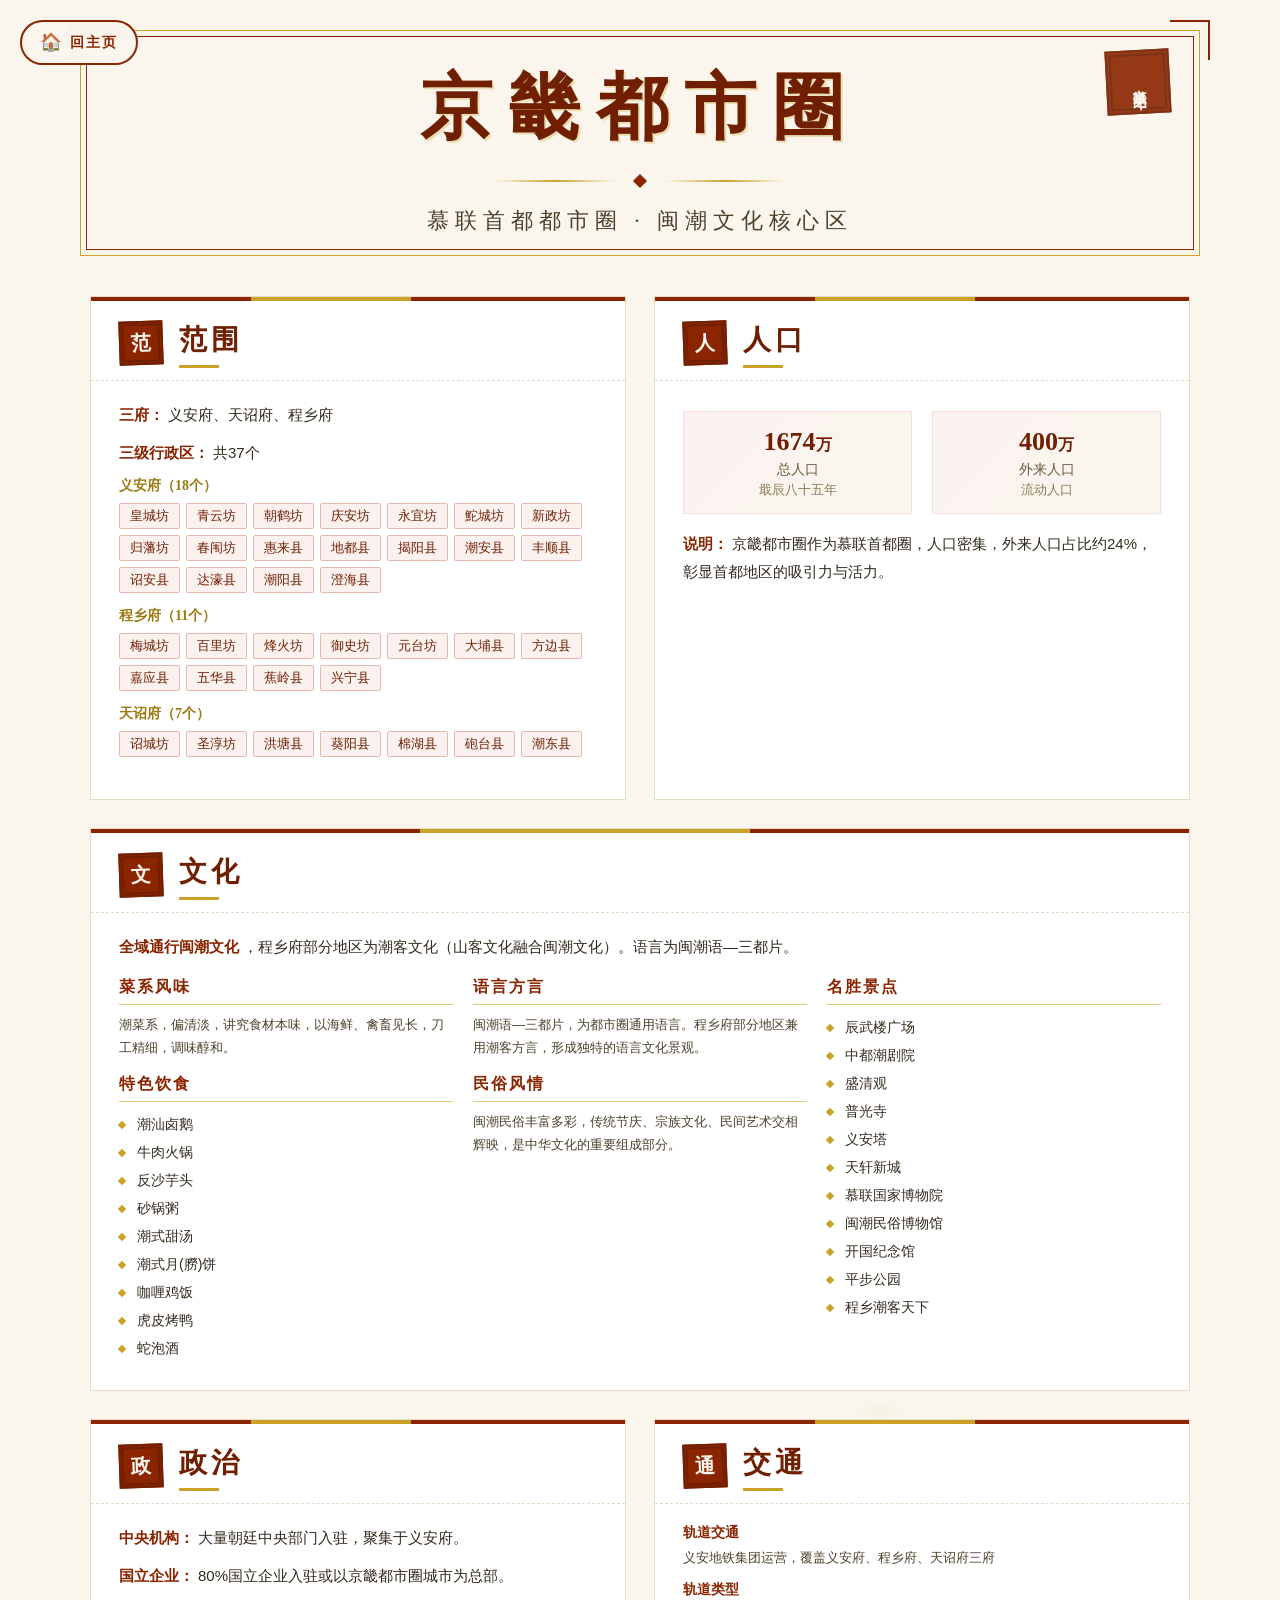
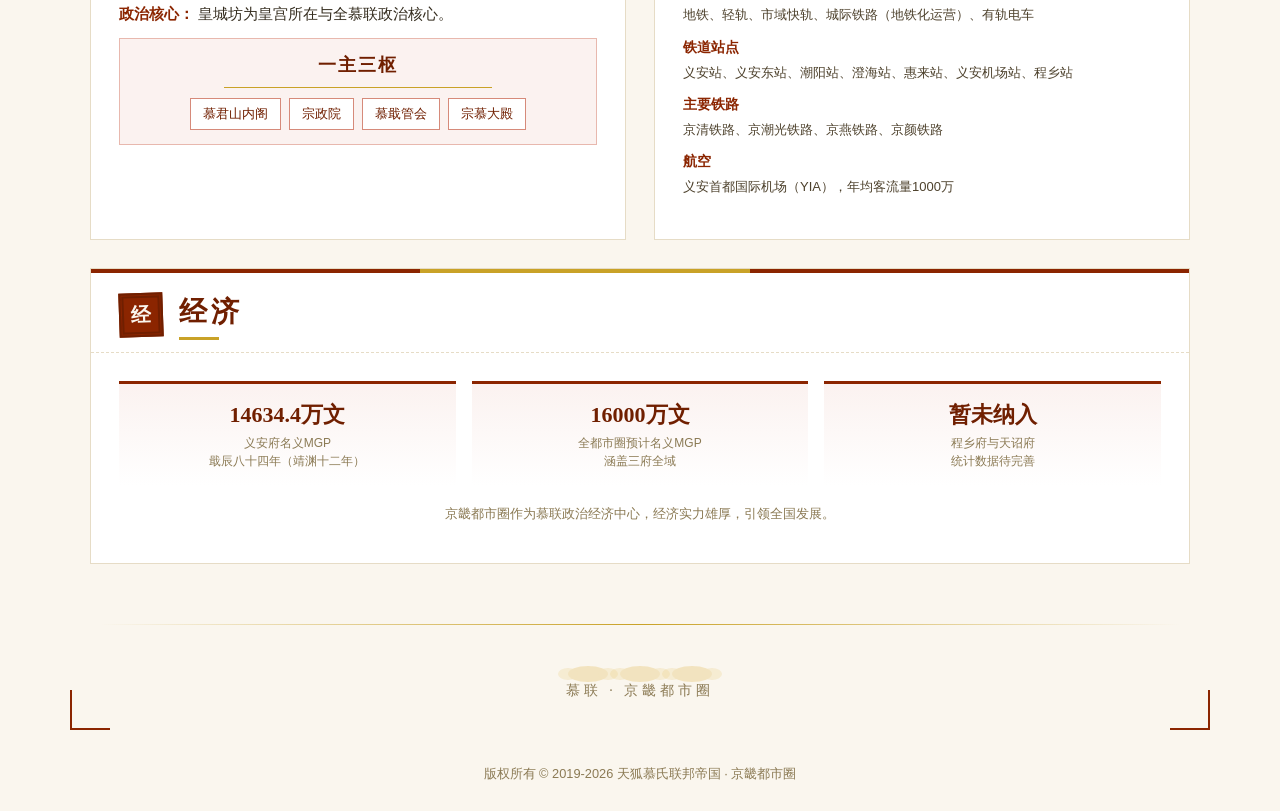
<file: pages/cities/jingji.html>
<!DOCTYPE html>
<html lang="zh-CN">
<head>
    <meta charset="UTF-8">
    <meta name="viewport" content="width=device-width, initial-scale=1.0">
    <title>京畿都市圈 · 慕联</title>
    <link rel="stylesheet" href="../../assets/common.css">
    <style id="theme-vars">
/* ============================================
   京畿都市圈 - 东方古韵主题
   主色：朱红 + 金棕
   ============================================ */

:root {
  /* 品牌主色 - 朱红色系 */
  --color-primary-50: #FBF2F0;
  --color-primary-100: #F5E0DB;
  --color-primary-200: #E8B8AE;
  --color-primary-300: #D68A7A;
  --color-primary-400: #C25E4A;
  --color-primary-500: #A03926;
  --color-primary-600: #8B2500;
  --color-primary-700: #701F00;
  --color-primary-800: #5A1A00;
  --color-primary-900: #401200;

  /* 中性色 - 宣纸/墨色系 */
  --color-neutral-50: #FAF6EE;
  --color-neutral-100: #F2EBDD;
  --color-neutral-200: #E6DCC6;
  --color-neutral-300: #D4C6A6;
  --color-neutral-400: #B8A67D;
  --color-neutral-500: #8B7A54;
  --color-neutral-600: #6B5C3E;
  --color-neutral-700: #4D412C;
  --color-neutral-800: #332B1D;
  --color-neutral-900: #1F1A12;

  /* 金色点缀 */
  --color-gold-300: #E8C97A;
  --color-gold-500: #C9A227;
  --color-gold-700: #9C7A12;

  /* 状态色 */
  --state-success: #2E7D32;
  --state-warning: #E65100;
  --state-error: #B71C1C;
  --state-info: #1565C0;

  /* 语义别名 */
  --brand-background: var(--color-neutral-50);
  --brand-foreground: var(--color-neutral-900);
  --brand-card: #FFFFFF;
  --brand-card-foreground: var(--color-neutral-900);
  --brand-popover: #FFFFFF;
  --brand-popover-foreground: var(--color-neutral-900);
  --brand-primary: var(--color-primary-600);
  --brand-primary-foreground: #FFFFFF;
  --brand-muted: var(--color-neutral-100);
  --brand-muted-foreground: var(--color-neutral-600);
  --brand-border: var(--color-neutral-200);
  --brand-input: var(--color-neutral-200);
  --brand-ring: var(--color-primary-500);

  /* 半径 */
  --radius-sm: 2px;
  --radius-md: 6px;
  --radius-lg: 10px;
  --radius-full: 9999px;

  /* 半径语义别名 */
  --brand-radius-sm: 2px;
  --brand-radius-small: 2px;
  --brand-radius-md: 6px;
  --brand-radius-medium: 6px;
  --brand-radius-lg: 10px;
  --brand-radius-large: 10px;

  /* 字体 */
  --font-display: "Noto Serif SC", "Songti SC", "STSong", "SimSun", serif;
  --font-body: "Noto Sans SC", "PingFang SC", "Microsoft YaHei", sans-serif;

  /* 公共组件主题变量（见 assets/common.css） */
  --btn-home-color: #8B2500;
  --btn-home-bg: rgba(250, 246, 238, 0.92);
  --btn-home-border-color: #8B2500;
  --btn-home-margin-top: 0;
  --btn-home-gap: 0.4rem;
  --btn-home-padding: 10px 18px;
  --btn-home-font-size: 14px;
  --btn-home-letter-spacing: 2px;
  --btn-home-backdrop: blur(8px);
  --btn-home-hover-color: #FFFFFF;
  --btn-home-hover-bg: #8B2500;
  --btn-home-hover-border-color: #8B2500;
  --btn-home-hover-shadow: 0 6px 16px rgba(139, 37, 0, 0.28);
  --btn-home-hover-transform: translateY(-2px);
}

html {
  font-family: var(--font-body);
  color: var(--color-neutral-900);
  background-color: var(--color-neutral-50);
}

/* 标题字体 */
.font-display {
  font-family: var(--font-display);
}

.font-body {
  font-family: var(--font-body);
}

/* 文字颜色工具类 */
.text-primary { color: var(--color-primary-600); }
.text-primary-deep { color: var(--color-primary-800); }
.text-gold { color: var(--color-gold-500); }
.text-ink { color: var(--color-neutral-900); }
.text-ink-light { color: var(--color-neutral-600); }
.text-paper { color: var(--color-neutral-50); }

/* 背景色工具类 */
.bg-paper { background-color: var(--color-neutral-50); }
.bg-paper-deep { background-color: var(--color-neutral-100); }
.bg-card { background-color: #FFFFFF; }
.bg-primary { background-color: var(--color-primary-600); }
.bg-primary-light { background-color: var(--color-primary-50); }
.bg-gold-light { background-color: rgba(201, 162, 39, 0.08); }

/* 边框色工具类 */
.border-brand { border-color: var(--color-primary-600); }
.border-gold { border-color: var(--color-gold-500); }
.border-paper { border-color: var(--color-neutral-200); }

/* 暗色模式 */
html.dark {
  --brand-background: var(--color-neutral-900);
  --brand-foreground: var(--color-neutral-50);
  --brand-card: var(--color-neutral-800);
  --brand-card-foreground: var(--color-neutral-50);
  --brand-popover: var(--color-neutral-800);
  --brand-popover-foreground: var(--color-neutral-50);
  --brand-primary: var(--color-primary-400);
  --brand-primary-foreground: var(--color-neutral-900);
  --brand-muted: var(--color-neutral-700);
  --brand-muted-foreground: var(--color-neutral-400);
  --brand-border: var(--color-neutral-700);
  --brand-input: var(--color-neutral-700);
  --brand-ring: var(--color-primary-400);
}

    </style>
    <style>
      /* 基础排版（原 Tailwind 工具类的等价纯 CSS 实现） */
      body {
        min-height: 100vh;
        background: var(--brand-background);
        color: var(--brand-foreground);
        -webkit-font-smoothing: antialiased;
        -moz-osx-font-smoothing: grayscale;
      }
      td, th { overflow-wrap: break-word; word-break: break-all; word-break: auto-phrase; }
      th { white-space: nowrap; }
      .no-scrollbar::-webkit-scrollbar { display: none; }
      .no-scrollbar { -ms-overflow-style: none; scrollbar-width: none; }
      /* 回主页按钮固定定位 */
      .btn-home-floating {
        position: fixed;
        top: 20px;
        left: 20px;
        z-index: 50;
      }
      /* 底部版权栏在本页回归文档流，避免遮挡海报 */
      .site-footer {
        position: static;
        padding: 16px 10px 28px;
        color: var(--color-neutral-500);
        background: transparent;
      }
    </style>
</head>
<body>
    <a href="../../index.html" class="btn-home btn-home-floating">
        <span class="home-icon">🏠</span>
        <span>回主页</span>
    </a>
    <style>
        /* ========== critical-layout 关键布局样式 ========== */
        .poster-wrapper {
            width: 1200px;
            margin: 0 auto;
            min-height: 100vh;
            background: var(--color-neutral-50);
            position: relative;
        }

        /* ========== 装饰纹样 - 回纹边框 ========== */
        .huiwen-border {
            position: relative;
            border: 2px solid var(--color-primary-600);
        }
        .huiwen-border::before,
        .huiwen-border::after {
            content: '';
            position: absolute;
            left: 8px;
            right: 8px;
            height: 2px;
            background:
                repeating-linear-gradient(90deg,
                    var(--color-primary-600) 0px,
                    var(--color-primary-600) 12px,
                    transparent 12px,
                    transparent 16px,
                    var(--color-primary-600) 16px,
                    var(--color-primary-600) 28px,
                    transparent 28px,
                    transparent 32px);
        }
        .huiwen-border::before { top: 8px; }
        .huiwen-border::after { bottom: 8px; }

        /* ========== 祥云纹样背景 ========== */
        .cloud-pattern {
            background-image:
                radial-gradient(ellipse 30px 12px at 20% 30%, rgba(201, 162, 39, 0.06) 0%, transparent 70%),
                radial-gradient(ellipse 40px 15px at 70% 60%, rgba(201, 162, 39, 0.05) 0%, transparent 70%),
                radial-gradient(ellipse 25px 10px at 40% 80%, rgba(201, 162, 39, 0.06) 0%, transparent 70%),
                radial-gradient(ellipse 35px 14px at 85% 20%, rgba(201, 162, 39, 0.05) 0%, transparent 70%);
        }

        /* ========== 标题区 ========== */
        .poster-header {
            padding: 60px 60px 40px;
            text-align: center;
            position: relative;
        }
        .poster-header::before {
            content: '';
            position: absolute;
            top: 30px;
            left: 40px;
            right: 40px;
            bottom: 20px;
            border: 1px solid var(--color-gold-500);
            pointer-events: none;
        }
        .poster-header::after {
            content: '';
            position: absolute;
            top: 36px;
            left: 46px;
            right: 46px;
            bottom: 26px;
            border: 1px solid var(--color-primary-600);
            pointer-events: none;
        }

        #main-title {
            font-family: var(--font-display);
            font-size: 72px;
            font-weight: 900;
            color: var(--color-primary-700);
            letter-spacing: 16px;
            margin: 0 0 16px;
            text-shadow: 2px 2px 0 rgba(201, 162, 39, 0.3);
            position: relative;
            z-index: 1;
        }

        .title-decoration {
            display: flex;
            align-items: center;
            justify-content: center;
            gap: 20px;
            margin: 20px 0;
        }
        .title-line {
            width: 120px;
            height: 2px;
            background: linear-gradient(90deg, transparent, var(--color-gold-500), transparent);
        }
        .title-diamond {
            width: 10px;
            height: 10px;
            background: var(--color-primary-600);
            transform: rotate(45deg);
        }

        #sub-title {
            font-family: var(--font-display);
            font-size: 22px;
            color: var(--color-neutral-700);
            letter-spacing: 6px;
            margin: 0;
            font-weight: 500;
            position: relative;
            z-index: 1;
        }

        /* ========== 印章装饰 ========== */
        .seal {
            display: inline-flex;
            align-items: center;
            justify-content: center;
            width: 64px;
            height: 64px;
            background: var(--color-primary-600);
            color: var(--color-neutral-50);
            font-family: var(--font-display);
            font-size: 14px;
            font-weight: 700;
            line-height: 1.2;
            text-align: center;
            writing-mode: vertical-rl;
            letter-spacing: 2px;
            border: 2px solid var(--color-primary-700);
            box-shadow: inset 0 0 0 2px var(--color-primary-600), inset 0 0 0 4px var(--color-primary-700);
            transform: rotate(-3deg);
            opacity: 0.9;
        }
        .seal-header {
            position: absolute;
            top: 50px;
            right: 70px;
            z-index: 2;
        }

        /* ========== 内容区 ========== */
        .content-sections {
            padding: 20px 50px 60px;
            display: grid;
            grid-template-columns: 1fr 1fr;
            gap: 28px;
        }

        .section-card {
            background: #FFFFFF;
            border: 1px solid var(--color-neutral-200);
            position: relative;
            overflow: hidden;
        }
        .section-card::before {
            content: '';
            position: absolute;
            top: 0;
            left: 0;
            right: 0;
            height: 4px;
            background: linear-gradient(90deg,
                var(--color-primary-600) 0%,
                var(--color-primary-600) 30%,
                var(--color-gold-500) 30%,
                var(--color-gold-500) 60%,
                var(--color-primary-600) 60%,
                var(--color-primary-600) 100%);
        }

        .section-header {
            display: flex;
            align-items: flex-start;
            padding: 24px 28px 12px;
            gap: 16px;
            border-bottom: 1px dashed var(--color-neutral-200);
        }

        .section-title {
            font-family: var(--font-display);
            font-size: 28px;
            font-weight: 700;
            color: var(--color-primary-700);
            margin: 0;
            letter-spacing: 4px;
            position: relative;
        }
        .section-title::after {
            content: '';
            display: block;
            width: 40px;
            height: 3px;
            background: var(--color-gold-500);
            margin-top: 6px;
        }

        .section-seal {
            flex-shrink: 0;
            width: 44px;
            height: 44px;
            background: var(--color-primary-600);
            color: var(--color-neutral-50);
            font-family: var(--font-display);
            font-size: 20px;
            font-weight: 700;
            display: flex;
            align-items: center;
            justify-content: center;
            border: 2px solid var(--color-primary-700);
            box-shadow: inset 0 0 0 1px var(--color-primary-600), inset 0 0 0 3px var(--color-primary-700);
            transform: rotate(-2deg);
        }

        .section-body {
            padding: 20px 28px 28px;
        }

        .section-body p {
            margin: 0 0 10px;
            font-size: 15px;
            line-height: 1.8;
            color: var(--color-neutral-800);
        }

        .section-body .label {
            color: var(--color-primary-600);
            font-weight: 600;
            font-family: var(--font-display);
            margin-right: 4px;
        }

        /* 行政区列表 */
        .district-list {
            display: flex;
            flex-wrap: wrap;
            gap: 6px;
            margin-top: 8px;
        }
        .district-tag {
            display: inline-block;
            padding: 3px 10px;
            font-size: 13px;
            background: var(--color-primary-50);
            color: var(--color-primary-700);
            border: 1px solid var(--color-primary-200);
            border-radius: 2px;
            font-family: var(--font-body);
        }
        .district-group {
            margin-bottom: 14px;
        }
        .district-group-title {
            font-size: 14px;
            font-weight: 600;
            color: var(--color-gold-700);
            margin-bottom: 6px;
            font-family: var(--font-display);
        }

        /* 数据高亮 */
        .data-highlight {
            display: flex;
            gap: 20px;
            margin: 10px 0;
        }
        .data-item {
            flex: 1;
            text-align: center;
            padding: 14px 10px;
            background: linear-gradient(135deg, var(--color-primary-50), var(--color-neutral-50));
            border: 1px solid var(--color-primary-100);
        }
        .data-number {
            font-family: var(--font-display);
            font-size: 26px;
            font-weight: 700;
            color: var(--color-primary-700);
            line-height: 1.2;
        }
        .data-unit {
            font-size: 14px;
            color: var(--color-neutral-600);
            margin-top: 4px;
        }
        .data-label {
            font-size: 13px;
            color: var(--color-neutral-500);
            margin-top: 2px;
        }

        /* 特色列表 */
        .feature-list {
            list-style: none;
            padding: 0;
            margin: 8px 0 0;
        }
        .feature-list li {
            position: relative;
            padding-left: 18px;
            font-size: 14px;
            line-height: 2;
            color: var(--color-neutral-800);
        }
        .feature-list li::before {
            content: '';
            position: absolute;
            left: 0;
            top: 12px;
            width: 6px;
            height: 6px;
            background: var(--color-gold-500);
            transform: rotate(45deg);
        }

        /* 政治板块特殊样式 */
        .politics-structure {
            text-align: center;
            padding: 14px;
            background: var(--color-primary-50);
            border: 1px solid var(--color-primary-200);
            margin-top: 10px;
        }
        .politics-main {
            font-family: var(--font-display);
            font-size: 18px;
            font-weight: 700;
            color: var(--color-primary-700);
            margin-bottom: 10px;
            letter-spacing: 2px;
        }
        .politics-divider {
            width: 60%;
            height: 1px;
            background: var(--color-gold-500);
            margin: 0 auto 10px;
        }
        .politics-pivots {
            display: flex;
            justify-content: center;
            gap: 8px;
            flex-wrap: wrap;
        }
        .politics-pivot {
            padding: 6px 12px;
            background: #FFFFFF;
            border: 1px solid var(--color-primary-300);
            font-size: 13px;
            color: var(--color-primary-700);
            font-family: var(--font-display);
        }

        /* 交通板块 */
        .transport-category {
            margin-bottom: 12px;
        }
        .transport-category-title {
            font-size: 14px;
            font-weight: 600;
            color: var(--color-primary-600);
            margin-bottom: 4px;
            font-family: var(--font-display);
        }
        .transport-items {
            font-size: 13px;
            line-height: 1.8;
            color: var(--color-neutral-700);
        }

        /* 底部落款 */
        .poster-footer {
            padding: 30px 60px 50px;
            text-align: center;
            position: relative;
        }
        .poster-footer::before {
            content: '';
            position: absolute;
            top: 0;
            left: 60px;
            right: 60px;
            height: 1px;
            background: linear-gradient(90deg, transparent, var(--color-gold-500), transparent);
        }
        .footer-text {
            font-family: var(--font-display);
            font-size: 14px;
            color: var(--color-neutral-500);
            letter-spacing: 4px;
            margin: 0;
        }
        .footer-decoration {
            display: flex;
            justify-content: center;
            gap: 12px;
            margin-top: 12px;
        }
        .footer-cloud {
            width: 40px;
            height: 16px;
            background: var(--color-gold-300);
            border-radius: 50%;
            opacity: 0.4;
            position: relative;
        }
        .footer-cloud::before,
        .footer-cloud::after {
            content: '';
            position: absolute;
            width: 20px;
            height: 12px;
            background: var(--color-gold-300);
            border-radius: 50%;
            opacity: 0.6;
        }
        .footer-cloud::before { left: -10px; top: 2px; }
        .footer-cloud::after { right: -10px; top: 2px; }

        /* 角落装饰 */
        .corner-ornament {
            position: absolute;
            width: 40px;
            height: 40px;
            border: 2px solid var(--color-primary-600);
        }
        .corner-tl { top: 20px; left: 30px; border-right: none; border-bottom: none; }
        .corner-tr { top: 20px; right: 30px; border-left: none; border-bottom: none; }
        .corner-bl { bottom: 20px; left: 30px; border-right: none; border-top: none; }
        .corner-br { bottom: 20px; right: 30px; border-left: none; border-top: none; }

        /* 板块跨越 */
        #section-culture {
            grid-column: span 2;
        }

        /* 文化板块内容多列 */
        .culture-grid {
            display: grid;
            grid-template-columns: 1fr 1fr 1fr;
            gap: 20px;
        }
        .culture-column h4 {
            font-family: var(--font-display);
            font-size: 16px;
            color: var(--color-primary-600);
            margin: 0 0 8px;
            padding-bottom: 6px;
            border-bottom: 1px solid var(--color-gold-300);
            letter-spacing: 2px;
        }

        /* 经济板块 */
        .economy-data {
            display: flex;
            gap: 16px;
            margin-top: 8px;
        }
        .economy-stat {
            flex: 1;
            text-align: center;
            padding: 16px 12px;
            background: linear-gradient(180deg, var(--color-primary-50) 0%, #FFFFFF 100%);
            border-top: 3px solid var(--color-primary-600);
        }
        .economy-value {
            font-family: var(--font-display);
            font-size: 22px;
            font-weight: 700;
            color: var(--color-primary-700);
        }
        .economy-desc {
            font-size: 12px;
            color: var(--color-neutral-500);
            margin-top: 4px;
            line-height: 1.5;
        }

        @media (max-width: 1240px) {
            .poster-wrapper { width: 100%; }
        }
    </style>

    <main>
        <div class="poster-wrapper cloud-pattern">
            <!-- 角落装饰 -->
            <div class="corner-ornament corner-tl"></div>
            <div class="corner-ornament corner-tr"></div>
            <div class="corner-ornament corner-bl"></div>
            <div class="corner-ornament corner-br"></div>

            <!-- 标题区 -->
            <header class="poster-header" id="poster-header">
                <div class="seal seal-header">京畿之印</div>
                <h1 id="main-title">京畿都市圈</h1>
                <div class="title-decoration">
                    <div class="title-line"></div>
                    <div class="title-diamond"></div>
                    <div class="title-line"></div>
                </div>
                <p id="sub-title">慕联首都都市圈 · 闽潮文化核心区</p>
            </header>

            <!-- 六大信息板块 -->
            <div class="content-sections" id="content-sections">

                <!-- 1. 范围 -->
                <section class="section-card" id="section-scope">
                    <div class="section-header">
                        <div class="section-seal">范</div>
                        <h2 class="section-title">范围</h2>
                    </div>
                    <div class="section-body">
                        <p><span class="label">三府：</span>义安府、天诏府、程乡府</p>
                        <p><span class="label">三级行政区：</span>共37个</p>

                        <div class="district-group">
                            <div class="district-group-title">义安府（18个）</div>
                            <div class="district-list">
                                <span class="district-tag">皇城坊</span>
                                <span class="district-tag">青云坊</span>
                                <span class="district-tag">朝鹤坊</span>
                                <span class="district-tag">庆安坊</span>
                                <span class="district-tag">永宜坊</span>
                                <span class="district-tag">鮀城坊</span>
                                <span class="district-tag">新政坊</span>
                                <span class="district-tag">归藩坊</span>
                                <span class="district-tag">春闱坊</span>
                                <span class="district-tag">惠来县</span>
                                <span class="district-tag">地都县</span>
                                <span class="district-tag">揭阳县</span>
                                <span class="district-tag">潮安县</span>
                                <span class="district-tag">丰顺县</span>
                                <span class="district-tag">诏安县</span>
                                <span class="district-tag">达濠县</span>
                                <span class="district-tag">潮阳县</span>
                                <span class="district-tag">澄海县</span>
                            </div>
                        </div>

                        <div class="district-group">
                            <div class="district-group-title">程乡府（11个）</div>
                            <div class="district-list">
                                <span class="district-tag">梅城坊</span>
                                <span class="district-tag">百里坊</span>
                                <span class="district-tag">烽火坊</span>
                                <span class="district-tag">御史坊</span>
                                <span class="district-tag">元台坊</span>
                                <span class="district-tag">大埔县</span>
                                <span class="district-tag">方边县</span>
                                <span class="district-tag">嘉应县</span>
                                <span class="district-tag">五华县</span>
                                <span class="district-tag">蕉岭县</span>
                                <span class="district-tag">兴宁县</span>
                            </div>
                        </div>

                        <div class="district-group">
                            <div class="district-group-title">天诏府（7个）</div>
                            <div class="district-list">
                                <span class="district-tag">诏城坊</span>
                                <span class="district-tag">圣淳坊</span>
                                <span class="district-tag">洪塘县</span>
                                <span class="district-tag">葵阳县</span>
                                <span class="district-tag">棉湖县</span>
                                <span class="district-tag">砲台县</span>
                                <span class="district-tag">潮东县</span>
                            </div>
                        </div>
                    </div>
                </section>

                <!-- 2. 人口 -->
                <section class="section-card" id="section-population">
                    <div class="section-header">
                        <div class="section-seal">人</div>
                        <h2 class="section-title">人口</h2>
                    </div>
                    <div class="section-body">
                        <div class="data-highlight">
                            <div class="data-item">
                                <div class="data-number">1674<span style="font-size:16px">万</span></div>
                                <div class="data-unit">总人口</div>
                                <div class="data-label">戢辰八十五年</div>
                            </div>
                            <div class="data-item">
                                <div class="data-number">400<span style="font-size:16px">万</span></div>
                                <div class="data-unit">外来人口</div>
                                <div class="data-label">流动人口</div>
                            </div>
                        </div>
                        <p style="margin-top:16px;"><span class="label">说明：</span>京畿都市圈作为慕联首都圈，人口密集，外来人口占比约24%，彰显首都地区的吸引力与活力。</p>
                    </div>
                </section>

                <!-- 3. 文化（跨两列） -->
                <section class="section-card" id="section-culture">
                    <div class="section-header">
                        <div class="section-seal">文</div>
                        <h2 class="section-title">文化</h2>
                    </div>
                    <div class="section-body">
                        <p style="margin-bottom:16px;"><span class="label">全域通行闽潮文化</span>，程乡府部分地区为潮客文化（山客文化融合闽潮文化）。语言为闽潮语—三都片。</p>
                        <div class="culture-grid">
                            <div class="culture-column">
                                <h4>菜系风味</h4>
                                <p style="font-size:13px;line-height:1.8;margin:0 0 8px;color:var(--color-neutral-700);">
                                    潮菜系，偏清淡，讲究食材本味，以海鲜、禽畜见长，刀工精细，调味醇和。
                                </p>
                                <h4 style="margin-top:14px;">特色饮食</h4>
                                <ul class="feature-list">
                                    <li>潮汕卤鹅</li>
                                    <li>牛肉火锅</li>
                                    <li>反沙芋头</li>
                                    <li>砂锅粥</li>
                                    <li>潮式甜汤</li>
                                    <li>潮式月(朥)饼</li>
                                    <li>咖喱鸡饭</li>
                                    <li>虎皮烤鸭</li>
                                    <li>蛇泡酒</li>
                                </ul>
                            </div>
                            <div class="culture-column">
                                <h4>语言方言</h4>
                                <p style="font-size:13px;line-height:1.8;margin:0 0 8px;color:var(--color-neutral-700);">
                                    闽潮语—三都片，为都市圈通用语言。程乡府部分地区兼用潮客方言，形成独特的语言文化景观。
                                </p>
                                <h4 style="margin-top:14px;">民俗风情</h4>
                                <p style="font-size:13px;line-height:1.8;margin:0 0 8px;color:var(--color-neutral-700);">
                                    闽潮民俗丰富多彩，传统节庆、宗族文化、民间艺术交相辉映，是中华文化的重要组成部分。
                                </p>
                            </div>
                            <div class="culture-column">
                                <h4>名胜景点</h4>
                                <ul class="feature-list">
                                    <li>辰武楼广场</li>
                                    <li>中都潮剧院</li>
                                    <li>盛清观</li>
                                    <li>普光寺</li>
                                    <li>义安塔</li>
                                    <li>天轩新城</li>
                                    <li>慕联国家博物院</li>
                                    <li>闽潮民俗博物馆</li>
                                    <li>开国纪念馆</li>
                                    <li>平步公园</li>
                                    <li>程乡潮客天下</li>
                                </ul>
                            </div>
                        </div>
                    </div>
                </section>

                <!-- 4. 政治 -->
                <section class="section-card" id="section-politics">
                    <div class="section-header">
                        <div class="section-seal">政</div>
                        <h2 class="section-title">政治</h2>
                    </div>
                    <div class="section-body">
                        <p><span class="label">中央机构：</span>大量朝廷中央部门入驻，聚集于义安府。</p>
                        <p><span class="label">国立企业：</span>80%国立企业入驻或以京畿都市圈城市为总部。</p>
                        <p><span class="label">政治核心：</span>皇城坊为皇宫所在与全慕联政治核心。</p>
                        <div class="politics-structure">
                            <div class="politics-main">一主三枢</div>
                            <div class="politics-divider"></div>
                            <div class="politics-pivots">
                                <span class="politics-pivot">慕君山内阁</span>
                                <span class="politics-pivot">宗政院</span>
                                <span class="politics-pivot">慕戢管会</span>
                                <span class="politics-pivot">宗慕大殿</span>
                            </div>
                        </div>
                    </div>
                </section>

                <!-- 5. 交通 -->
                <section class="section-card" id="section-transport">
                    <div class="section-header">
                        <div class="section-seal">通</div>
                        <h2 class="section-title">交通</h2>
                    </div>
                    <div class="section-body">
                        <div class="transport-category">
                            <div class="transport-category-title">轨道交通</div>
                            <div class="transport-items">义安地铁集团运营，覆盖义安府、程乡府、天诏府三府</div>
                        </div>
                        <div class="transport-category">
                            <div class="transport-category-title">轨道类型</div>
                            <div class="transport-items">地铁、轻轨、市域快轨、城际铁路（地铁化运营）、有轨电车</div>
                        </div>
                        <div class="transport-category">
                            <div class="transport-category-title">铁道站点</div>
                            <div class="transport-items">义安站、义安东站、潮阳站、澄海站、惠来站、义安机场站、程乡站</div>
                        </div>
                        <div class="transport-category">
                            <div class="transport-category-title">主要铁路</div>
                            <div class="transport-items">京清铁路、京潮光铁路、京燕铁路、京颜铁路</div>
                        </div>
                        <div class="transport-category">
                            <div class="transport-category-title">航空</div>
                            <div class="transport-items">义安首都国际机场（YIA），年均客流量1000万</div>
                        </div>
                    </div>
                </section>

                <!-- 6. 经济 -->
                <section class="section-card" id="section-economy" style="grid-column: span 2;">
                    <div class="section-header">
                        <div class="section-seal">经</div>
                        <h2 class="section-title">经济</h2>
                    </div>
                    <div class="section-body">
                        <div class="economy-data">
                            <div class="economy-stat">
                                <div class="economy-value">14634.4万文</div>
                                <div class="economy-desc">义安府名义MGP<br>戢辰八十四年（靖渊十二年）</div>
                            </div>
                            <div class="economy-stat">
                                <div class="economy-value">16000万文</div>
                                <div class="economy-desc">全都市圈预计名义MGP<br>涵盖三府全域</div>
                            </div>
                            <div class="economy-stat">
                                <div class="economy-value">暂未纳入</div>
                                <div class="economy-desc">程乡府与天诏府<br>统计数据待完善</div>
                            </div>
                        </div>
                        <p style="margin-top:16px;text-align:center;color:var(--color-neutral-500);font-size:13px;">
                            京畿都市圈作为慕联政治经济中心，经济实力雄厚，引领全国发展。
                        </p>
                    </div>
                </section>

            </div>

            <!-- 底部 -->
            <footer class="poster-footer" id="poster-footer">
                <div class="footer-decoration">
                    <div class="footer-cloud"></div>
                    <div class="footer-cloud"></div>
                    <div class="footer-cloud"></div>
                </div>
                <p class="footer-text">慕联 · 京畿都市圈</p>
            </footer>
        </div>
    </main>

    <footer class="site-footer">版权所有 © 2019-2026 天狐慕氏联邦帝国 · 京畿都市圈</footer>
</body>
</html>
</file>
<file: assets/common.css>
/* ============================================================
   慕联网站 · 公共样式
   适用范围：index.html 及 pages/ 下全部页面

   引用方式：
     index.html     → <link rel="stylesheet" href="assets/common.css">
     pages/xx.html  → <link rel="stylesheet" href="../assets/common.css">

   内容：全局重置 / 回主页按钮 / 底部版权栏
   页面主题差异通过 :root 中的 CSS 变量定制（见各组件注释）
   ============================================================ */

/* ===== 1. 全局重置 ===== */
*,
*::before,
*::after {
    margin: 0;
    padding: 0;
    box-sizing: border-box;
}

/* ===== 2. 回主页按钮（主题化组件） =====
   用法：<a href="..." class="btn-home"><span class="home-icon">🏠</span><span>回主页</span></a>
   下列变量均有默认值，页面只需在 :root 中覆盖需要的项：
     --btn-home-color                主色（文字/描边）
     --btn-home-bg                   背景色
     --btn-home-border-color         描边颜色
     --btn-home-border-width         描边宽度（默认 2px）
     --btn-home-radius               圆角（默认 40px）
     --btn-home-padding              内边距（默认 12px 28px）
     --btn-home-font-size            字号（默认 15px）
     --btn-home-font-weight          字重（默认 600）
     --btn-home-gap                  图标与文字间距（默认 8px）
     --btn-home-margin-top           上外边距（默认 25px）
     --btn-home-min-width            最小宽度（默认 auto）
     --btn-home-letter-spacing       字间距（默认 normal）
     --btn-home-backdrop             背景模糊（默认 none）
     --btn-home-hover-bg             悬停背景（默认主色）
     --btn-home-hover-color          悬停文字色（默认 #fff）
     --btn-home-hover-border-color   悬停描边色（默认主色）
     --btn-home-hover-shadow         悬停阴影（默认无）
     --btn-home-hover-transform      悬停位移（默认 translateY(-2px)）
     --btn-home-active-transform     按下效果（默认 translateY(0)）
*/
.btn-home {
    display: inline-flex;
    align-items: center;
    justify-content: center;
    gap: var(--btn-home-gap, 8px);
    margin-top: var(--btn-home-margin-top, 25px);
    padding: var(--btn-home-padding, 12px 28px);
    min-width: var(--btn-home-min-width, auto);
    font-size: var(--btn-home-font-size, 15px);
    font-family: inherit;
    font-weight: var(--btn-home-font-weight, 600);
    letter-spacing: var(--btn-home-letter-spacing, normal);
    color: var(--btn-home-color, #1a5fb4);
    background: var(--btn-home-bg, transparent);
    border: var(--btn-home-border-width, 2px) solid var(--btn-home-border-color, currentColor);
    border-radius: var(--btn-home-radius, 40px);
    text-decoration: none;
    backdrop-filter: var(--btn-home-backdrop, none);
    transition: all 0.3s ease;
    cursor: pointer;
}

.btn-home:hover {
    color: var(--btn-home-hover-color, #fff);
    background: var(--btn-home-hover-bg, var(--btn-home-color, #1a5fb4));
    border-color: var(--btn-home-hover-border-color, var(--btn-home-color, #1a5fb4));
    transform: var(--btn-home-hover-transform, translateY(-2px));
    box-shadow: var(--btn-home-hover-shadow, none);
}

.btn-home:active {
    transform: var(--btn-home-active-transform, translateY(0));
}

.btn-home .home-icon {
    font-size: 1.1rem;
}

@media (max-width: 768px) {
    .btn-home {
        font-size: 14px;
        padding: 10px 20px;
    }
}

/* ===== 3. 底部版权栏 =====
   用法：<footer class="site-footer">版权所有 © ...</footer>
   可覆盖变量：
     --site-footer-bg           背景（默认透明）
     --site-footer-color        文字色（默认 #333）
     --site-footer-padding      内边距（默认 10px）
     --site-footer-font-size    字号（默认 0.8rem）
     --site-footer-z            层级（默认 1）
*/
.site-footer {
    position: fixed;
    bottom: 0;
    left: 0;
    right: 0;
    text-align: center;
    padding: var(--site-footer-padding, 10px);
    background: var(--site-footer-bg, transparent);
    color: var(--site-footer-color, #333);
    font-size: var(--site-footer-font-size, 0.8rem);
    z-index: var(--site-footer-z, 1);
}
</file>
